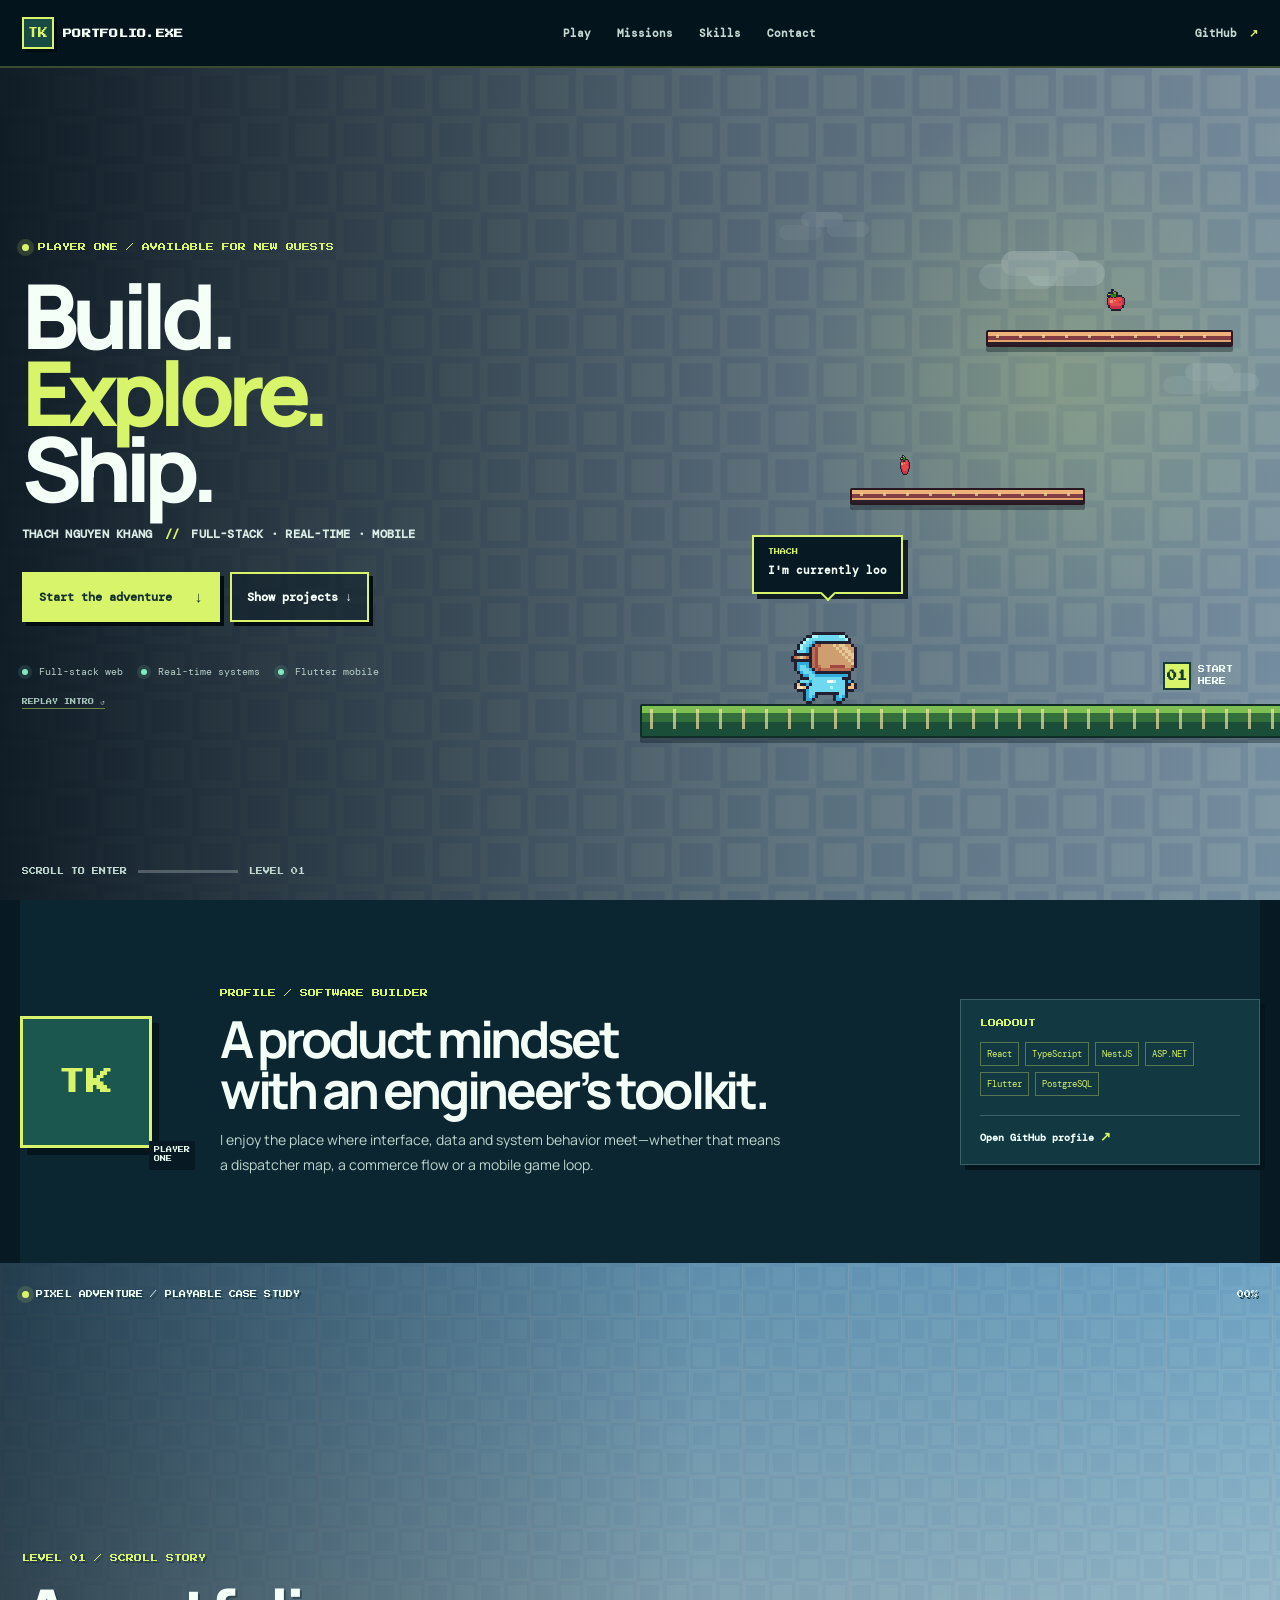
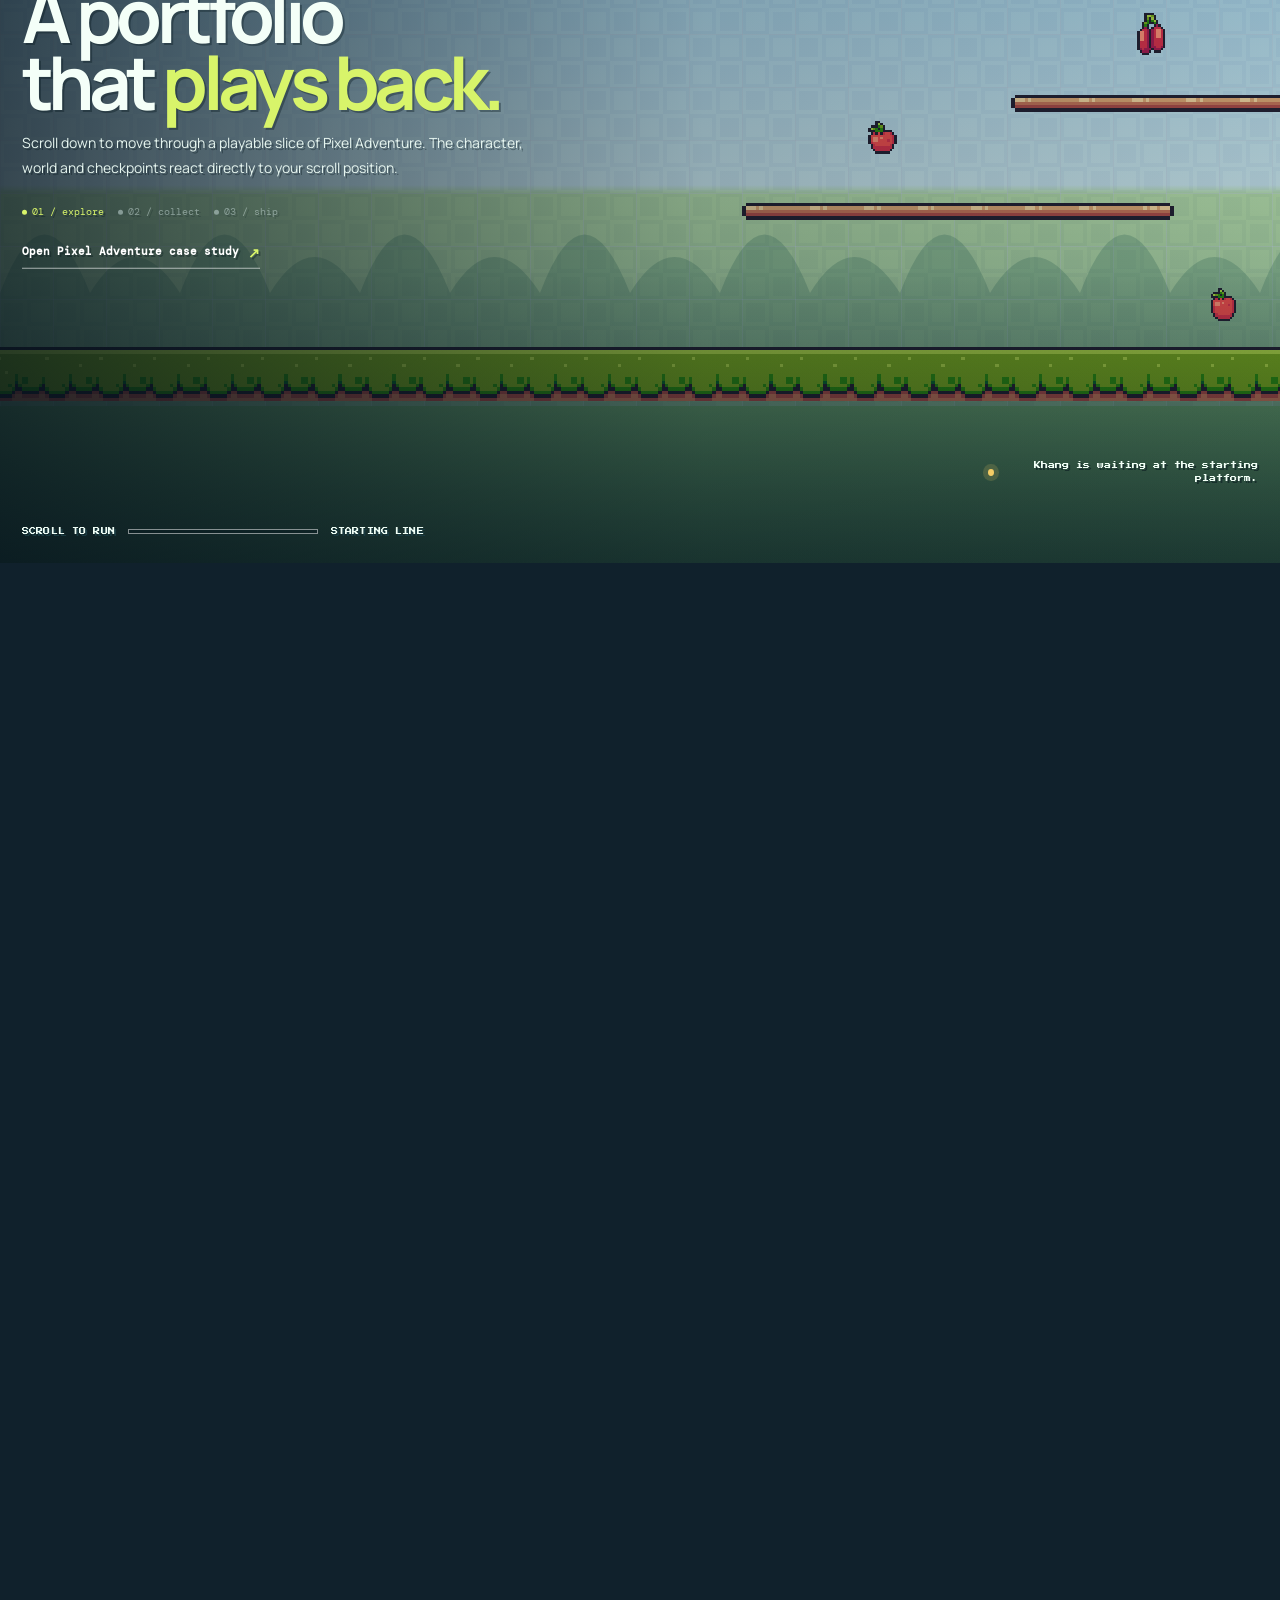
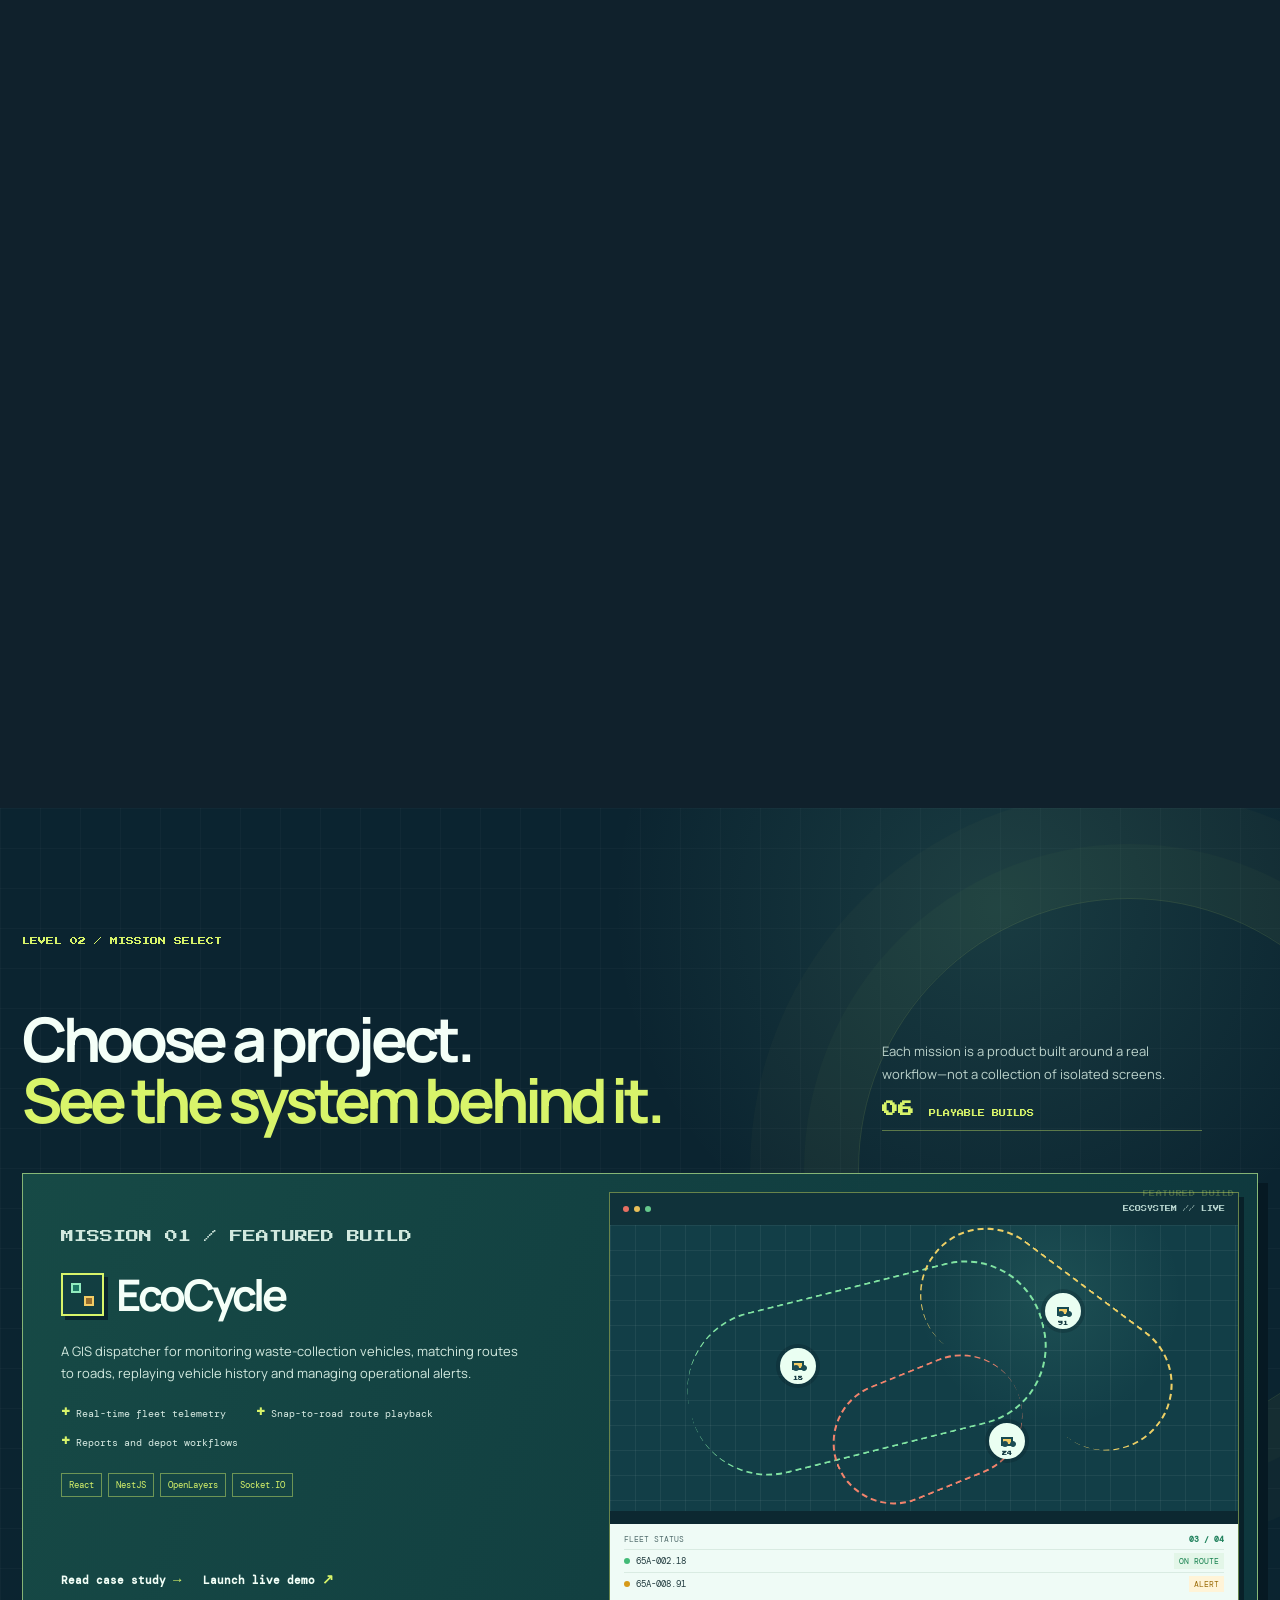
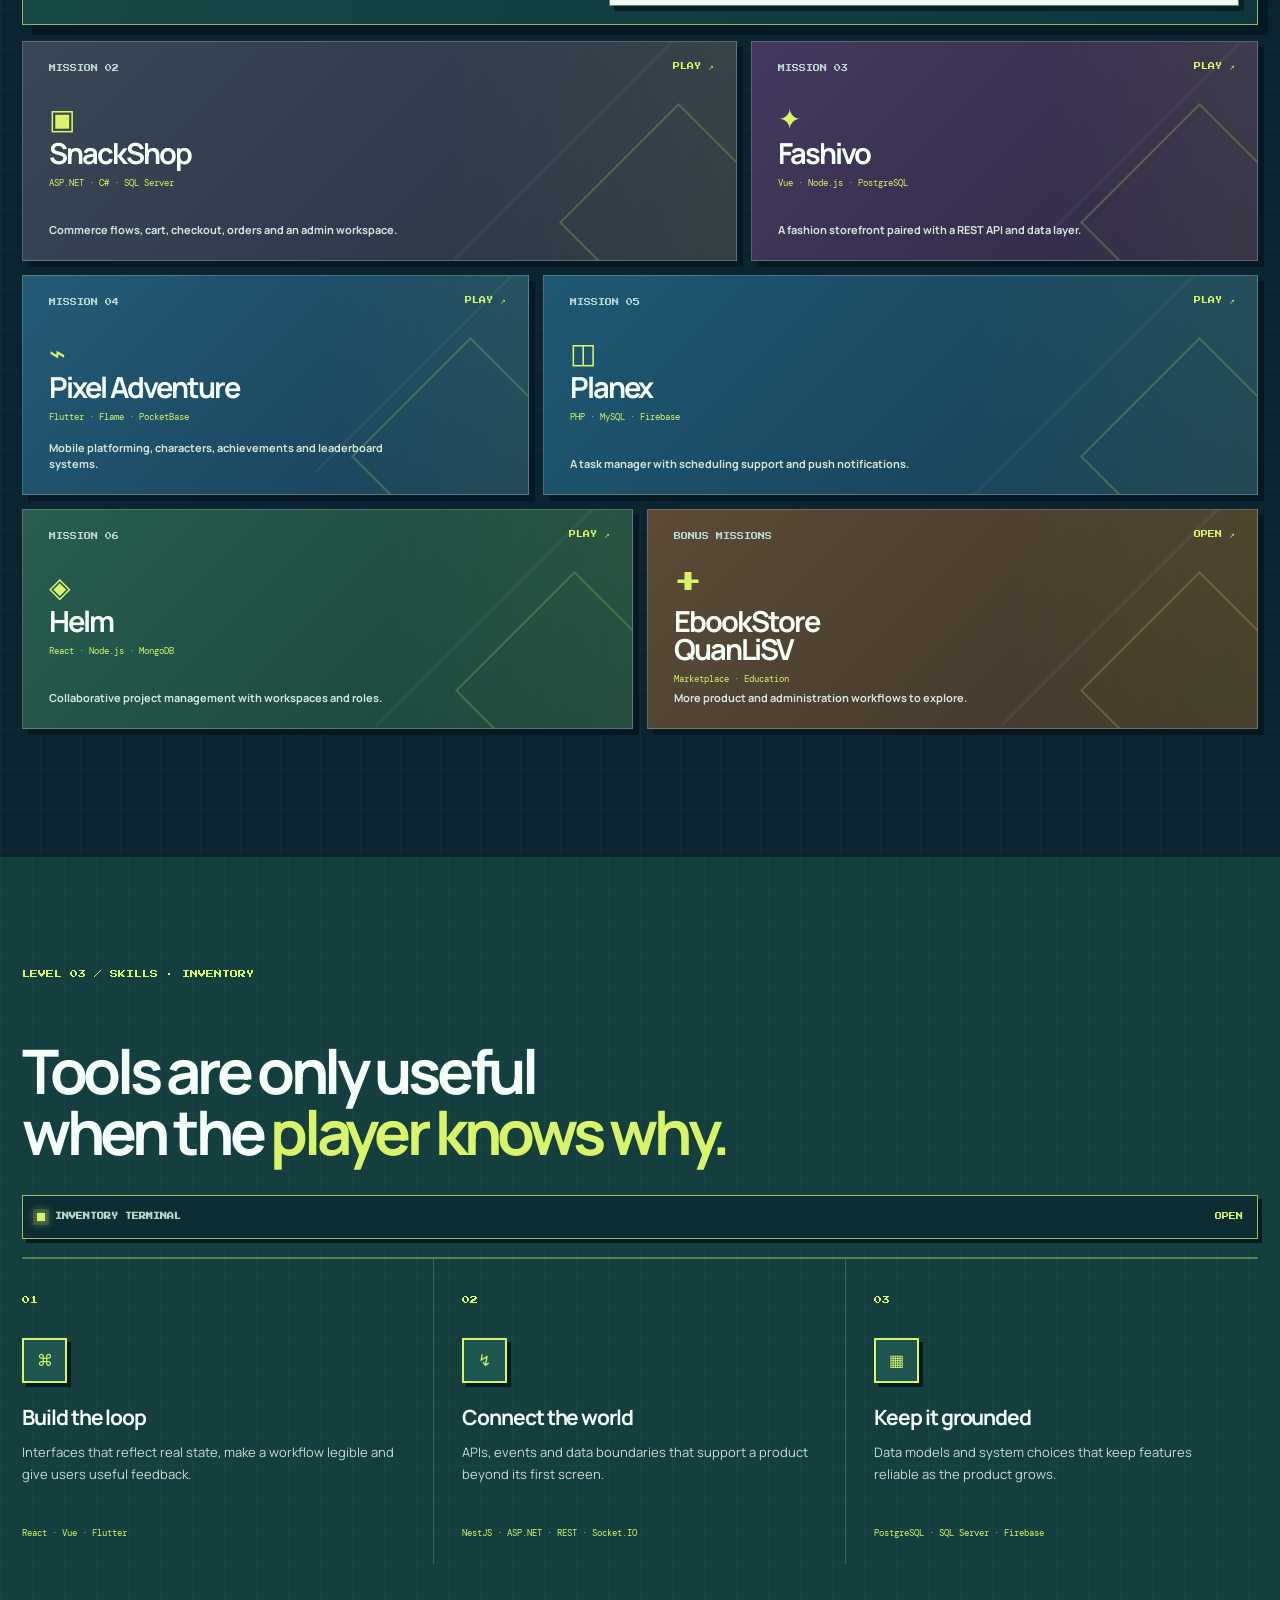
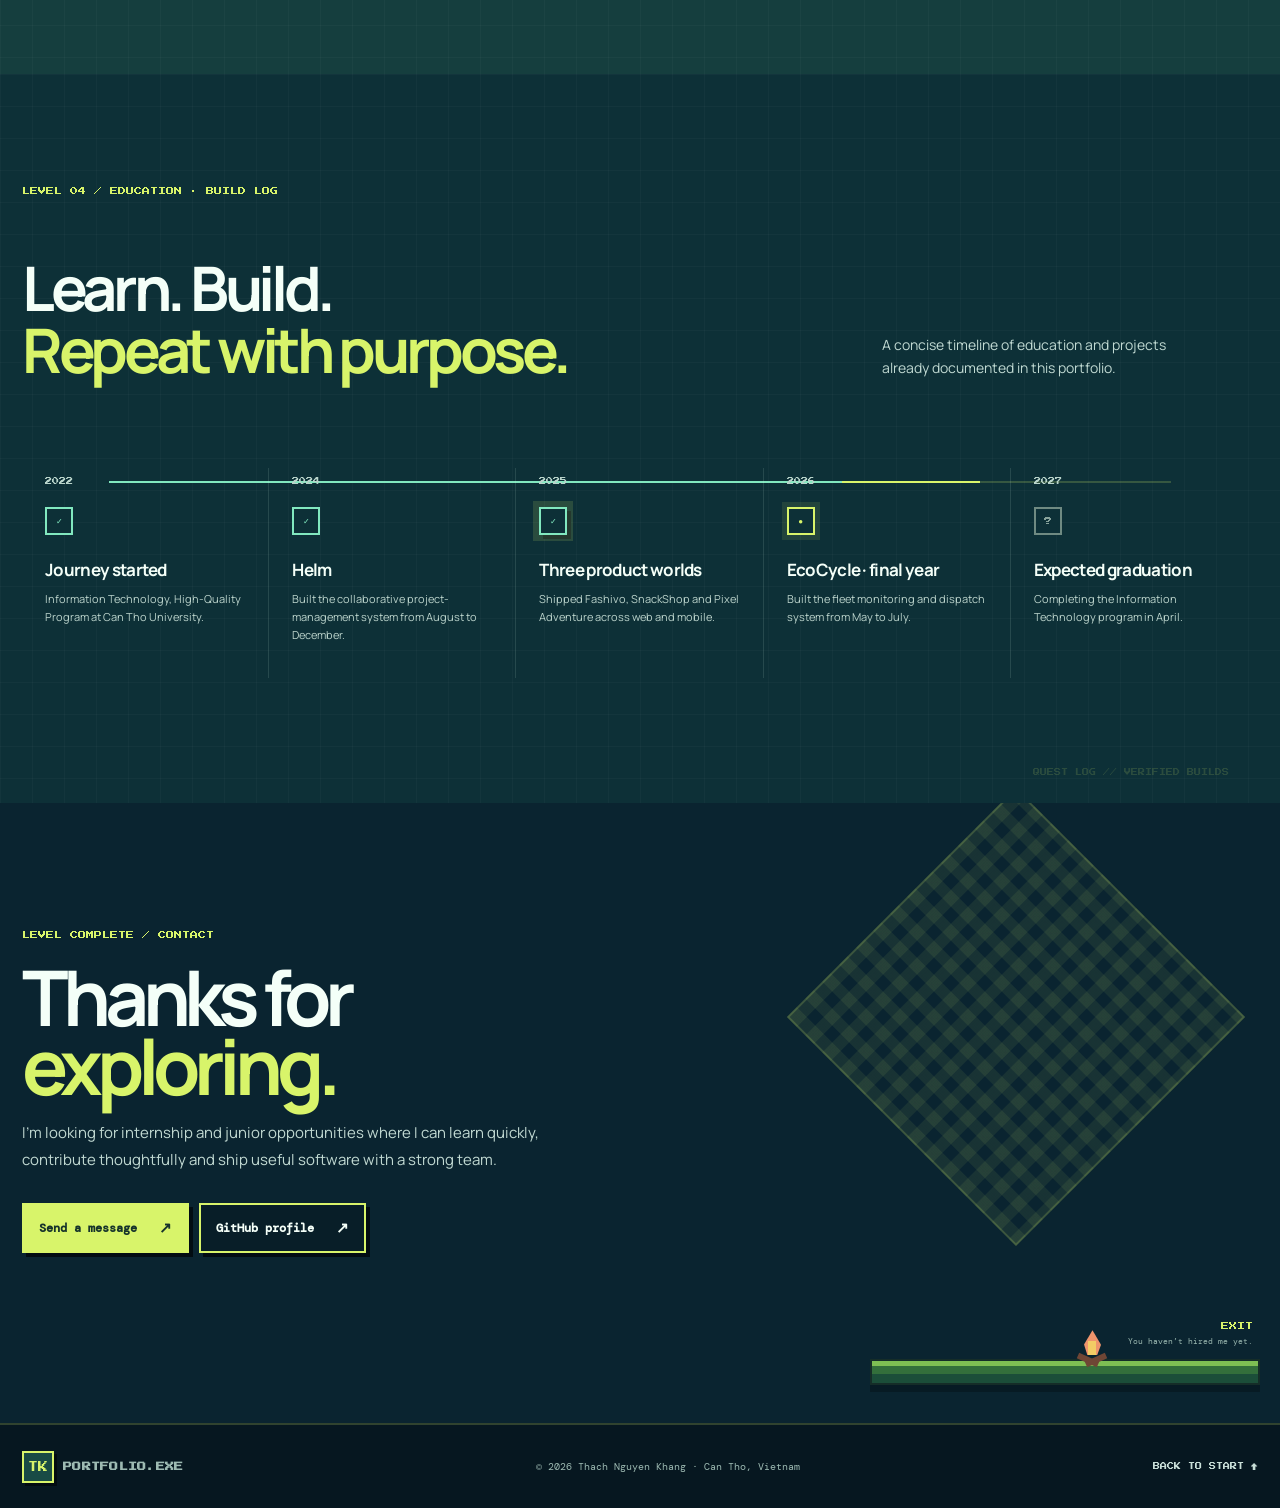
<file: index.html>
<!DOCTYPE html>
<html lang="en">
<head>
  <meta charset="UTF-8" />
  <meta name="viewport" content="width=device-width, initial-scale=1.0" />
  <meta name="description" content="Thach Nguyen Khang's pixel-adventure software portfolio: full-stack, real-time and mobile projects." />
  <title>TK // Pixel Adventure Portfolio</title>
  <link rel="icon" type="image/png" href="assets/images/Items/Fruits/Apple.png" />
  <link rel="preconnect" href="https://fonts.googleapis.com" />
  <link rel="preconnect" href="https://fonts.gstatic.com" crossorigin />
  <link href="https://fonts.googleapis.com/css2?family=DM+Mono:wght@400;500&family=Manrope:wght@400;500;600;700;800&family=Press+Start+2P&display=swap" rel="stylesheet" />
  <link rel="stylesheet" href="adventure.css" />
  <link rel="stylesheet" href="portfolio-guide.css" />
</head>
<body>
  <div class="screen-grain" aria-hidden="true"></div>
  <header class="game-nav">
    <a class="game-logo" href="#top"><span>TK</span><b>PORTFOLIO.EXE</b></a>
    <nav aria-label="Primary navigation"><a href="#pixel-story">Play</a><a href="#missions">Missions</a><a href="#skills">Skills</a><a href="#contact">Contact</a></nav>
    <a class="nav-github" href="https://github.com/DrStone113" target="_blank" rel="noreferrer">GitHub <i>↗</i></a>
  </header>

  <div class="pixel-guide" id="portfolioCharacter" aria-hidden="true" hidden>
    <div class="pixel-guide__body"><span class="pixel-guide__sprite"></span></div>
    <span class="pixel-guide__dust"></span>
  </div>
  <aside class="pixel-dialogue" id="portfolioDialogue" role="status" aria-live="polite" aria-atomic="true" hidden>
    <span data-dialogue-speaker>THACH</span>
    <p data-dialogue-text></p>
  </aside>

  <main id="top">
    <section class="launch-level" aria-labelledby="launch-title">
      <div class="launch-grid" aria-hidden="true"></div>
      <div class="launch-copy">
        <p class="pixel-kicker"><span></span> PLAYER ONE / AVAILABLE FOR NEW QUESTS</p>
        <h1 id="launch-title">Build.<br /><em>Explore.</em><br />Ship.</h1>
        <p class="launch-role">THACH NGUYEN KHANG <span>//</span> FULL-STACK · REAL-TIME · MOBILE</p>
        <div class="launch-actions"><a href="#pixel-story" class="pixel-button pixel-button--lime" id="startAdventure">Start the adventure <b>↓</b></a><button class="pixel-button pixel-button--line" id="skipIntro" type="button">Skip intro / Show projects <b>↘</b></button></div>
        <div class="status-row"><span><i></i> Full-stack web</span><span><i></i> Real-time systems</span><span><i></i> Flutter mobile</span></div>
        <button class="intro-replay" id="replayIntro" type="button" hidden>REPLAY INTRO ↺</button>
      </div>
      <div class="launch-world" aria-hidden="true">
        <div class="cloud cloud--one"></div><div class="cloud cloud--two"></div><div class="cloud cloud--three"></div>
        <span class="hero-fruit hero-fruit--a"></span><span class="hero-fruit hero-fruit--b"></span>
        <div class="hero-platform hero-platform--high"></div><div class="hero-platform hero-platform--mid"></div><div class="hero-platform hero-platform--floor"></div>
        <div class="character-anchor character-anchor--hero" id="heroCharacterAnchor"></div>
        <div class="hero-sign"><b>01</b><span>START<br />HERE</span></div>
      </div>
      <div class="launch-footer"><span>SCROLL TO ENTER</span><i></i><span>LEVEL 01</span></div>
    </section>

    <section class="player-panel" data-reveal>
      <div class="player-avatar"><span>TK</span><i>PLAYER<br />ONE</i></div>
      <div class="player-summary"><p class="pixel-kicker">PROFILE / SOFTWARE BUILDER</p><h2>A product mindset<br />with an engineer’s toolkit.</h2><p>I enjoy the place where interface, data and system behavior meet—whether that means a dispatcher map, a commerce flow or a mobile game loop.</p></div>
      <div class="player-loadout"><p>LOADOUT</p><div><span>React</span><span>TypeScript</span><span>NestJS</span><span>ASP.NET</span><span>Flutter</span><span>PostgreSQL</span></div><a href="https://github.com/DrStone113" target="_blank" rel="noreferrer">Open GitHub profile <b>↗</b></a></div>
    </section>

    <section class="pixel-story" id="pixel-story" aria-labelledby="story-title">
      <div class="pixel-story-sticky">
        <canvas class="pixel-story-canvas" id="pixelStoryCanvas" aria-hidden="true"></canvas>
        <div class="story-shade" aria-hidden="true"></div>
        <div class="story-checkpoint" id="storyCheckpoint" hidden>CHECKPOINT 01</div>
        <div class="story-hud story-hud--top"><span>PIXEL ADVENTURE / PLAYABLE CASE STUDY</span><span id="storyPercentage">00%</span></div>
        <div class="story-hud story-hud--bottom"><span>SCROLL TO RUN</span><div class="story-meter"><i id="storyMeter"></i></div><span id="storyPhase">STARTING LINE</span></div>
        <div class="story-copy"><p class="pixel-kicker">LEVEL 01 / SCROLL STORY</p><h2 id="story-title">A portfolio<br />that <em>plays back.</em></h2><p id="storyDescription">Scroll down to move through a playable slice of Pixel Adventure. The character, world and checkpoints react directly to your scroll position.</p><div class="story-steps" aria-label="Story checkpoints"><span class="is-active">01 / explore</span><span>02 / collect</span><span>03 / ship</span></div><a class="story-link" href="pixeladventure.html">Open Pixel Adventure case study <b>↗</b></a></div>
        <div class="story-caption"><span></span><span id="storyCaption">Khang is waiting at the starting platform.</span></div>
      </div>
    </section>

    <section class="mission-level" id="missions">
      <div class="level-heading" data-reveal><p class="pixel-kicker">LEVEL 02 / MISSION SELECT</p><h2>Choose a project.<br /><em>See the system behind it.</em></h2><div class="mission-meta"><p>Each mission is a product built around a real workflow—not a collection of isolated screens.</p><span><b>06</b> PLAYABLE BUILDS</span></div></div>
      <article class="boss-mission" data-guide-comment="This one tracks waste-collection vehicles in real time." data-reveal>
        <div class="boss-copy"><p class="mission-id">MISSION 01 / FEATURED BUILD</p><h3><span class="feature-glyph" aria-hidden="true"><i></i><i></i></span> EcoCycle</h3><p>A GIS dispatcher for monitoring waste-collection vehicles, matching routes to roads, replaying vehicle history and managing operational alerts.</p><ul><li><b>+</b> Real-time fleet telemetry</li><li><b>+</b> Snap-to-road route playback</li><li><b>+</b> Reports and depot workflows</li></ul><div class="mission-tags"><span>React</span><span>NestJS</span><span>OpenLayers</span><span>Socket.IO</span></div><div class="mission-links"><a href="ecocycle.html">Read case study <b>→</b></a><a href="ecocycle-live.html">Launch live demo <b>↗</b></a></div></div>
        <div class="boss-screen" aria-hidden="true"><div class="screen-bar"><span></span><span></span><span></span><i>ECOSYSTEM // LIVE</i></div><div class="screen-map"><div class="map-path path-one"></div><div class="map-path path-two"></div><div class="map-path path-three"></div><span class="truck truck--one"><i></i><b>18</b></span><span class="truck truck--two"><i></i><b>91</b></span><span class="truck truck--three"><i></i><b>24</b></span></div><div class="screen-stats"><p>FLEET STATUS <b>03 / 04</b></p><div><i></i>65A-002.18 <span>ON ROUTE</span></div><div><i class="warn"></i>65A-008.91 <span>ALERT</span></div></div></div>
      </article>

      <div class="mission-grid">
        <a class="mission-card mission-card--snack" href="snackshop.html" data-guide-comment="A complete commerce flow from products to checkout." data-reveal><p>MISSION 02</p><span>▣</span><h3>SnackShop</h3><small>ASP.NET · C# · SQL Server</small><b>Commerce flows, cart, checkout, orders and an admin workspace.</b><i>PLAY ↗</i></a>
        <a class="mission-card mission-card--fashivo" href="fashivo.html" data-guide-comment="Storefront, API and data working together." data-reveal><p>MISSION 03</p><span>✦</span><h3>Fashivo</h3><small>Vue · Node.js · PostgreSQL</small><b>A fashion storefront paired with a REST API and data layer.</b><i>PLAY ↗</i></a>
        <a class="mission-card mission-card--pixel" href="pixeladventure.html" data-guide-comment="Yes. I built a game inside a portfolio about a game." data-reveal><p>MISSION 04</p><span>⌁</span><h3>Pixel Adventure</h3><small>Flutter · Flame · PocketBase</small><b>Mobile platforming, characters, achievements and leaderboard systems.</b><i>PLAY ↗</i></a>
        <a class="mission-card mission-card--planex" href="planex.html" data-guide-comment="Planning, schedules and notifications in one task workflow." data-reveal><p>MISSION 05</p><span>◫</span><h3>Planex</h3><small>PHP · MySQL · Firebase</small><b>A task manager with scheduling support and push notifications.</b><i>PLAY ↗</i></a>
        <a class="mission-card mission-card--helm" href="helm.html" data-guide-comment="Workspaces, roles and project progress built to collaborate." data-reveal><p>MISSION 06</p><span>◈</span><h3>Helm</h3><small>React · Node.js · MongoDB</small><b>Collaborative project management with workspaces and roles.</b><i>PLAY ↗</i></a>
        <a class="mission-card mission-card--more" href="ebookstore.html" data-reveal><p>BONUS MISSIONS</p><span>+</span><h3>EbookStore<br />QuanLiSV</h3><small>Marketplace · Education</small><b>More product and administration workflows to explore.</b><i>OPEN ↗</i></a>
      </div>
    </section>

    <section class="skill-level" id="skills">
      <div class="level-heading" data-reveal><p class="pixel-kicker">LEVEL 03 / SKILLS · INVENTORY</p><h2>Tools are only useful<br />when the <em>player knows why.</em></h2></div>
      <div class="inventory-terminal" id="inventoryTerminal" aria-hidden="true"><span></span><b>INVENTORY TERMINAL</b><i>STANDBY</i></div>
      <div class="skill-tree">
        <article data-reveal><span>01</span><div class="skill-icon">⌘</div><h3>Build the loop</h3><p>Interfaces that reflect real state, make a workflow legible and give users useful feedback.</p><small>React · Vue · Flutter</small></article>
        <article data-reveal><span>02</span><div class="skill-icon">↯</div><h3>Connect the world</h3><p>APIs, events and data boundaries that support a product beyond its first screen.</p><small>NestJS · ASP.NET · REST · Socket.IO</small></article>
        <article data-reveal><span>03</span><div class="skill-icon">▦</div><h3>Keep it grounded</h3><p>Data models and system choices that keep features reliable as the product grows.</p><small>PostgreSQL · SQL Server · Firebase</small></article>
      </div>
    </section>

    <section class="quest-level" id="journey">
      <div class="level-heading" data-reveal><p class="pixel-kicker">LEVEL 04 / EDUCATION · BUILD LOG</p><h2>Learn. Build.<br /><em>Repeat with purpose.</em></h2><p>A concise timeline of education and projects already documented in this portfolio.</p></div>
      <div class="quest-track" id="questTrack">
        <article class="is-complete" data-reveal><span>2022</span><i>✓</i><h3>Journey started</h3><p>Information Technology, High-Quality Program at Can Tho University.</p></article>
        <article class="is-complete" data-reveal><span>2024</span><i>✓</i><h3>Helm</h3><p>Built the collaborative project-management system from August to December.</p></article>
        <article class="is-complete" data-reveal><span>2025</span><i>✓</i><h3>Three product worlds</h3><p>Shipped Fashivo, SnackShop and Pixel Adventure across web and mobile.</p></article>
        <article class="is-current" data-reveal><span>2026</span><i>●</i><h3>EcoCycle · final year</h3><p>Built the fleet monitoring and dispatch system from May to July.</p></article>
        <article class="is-future" data-reveal><span>2027</span><i>?</i><h3>Expected graduation</h3><p>Completing the Information Technology program in April.</p></article>
      </div>
    </section>

    <section class="contact-level" id="contact" data-reveal>
      <p class="pixel-kicker">LEVEL COMPLETE / CONTACT</p><h2>Thanks for<br /><em>exploring.</em></h2><p>I’m looking for internship and junior opportunities where I can learn quickly, contribute thoughtfully and ship useful software with a strong team.</p><div class="contact-actions"><a class="pixel-button pixel-button--lime" href="mailto:khangstone294@gmail.com">Send a message <b>↗</b></a><a class="pixel-button pixel-button--line" href="https://github.com/DrStone113" target="_blank" rel="noreferrer">GitHub profile <b>↗</b></a></div><div class="contact-rest" aria-hidden="true"><span class="character-anchor character-anchor--contact" id="contactCharacterAnchor"></span><span class="pixel-campfire"><i></i></span><span class="exit-sign">EXIT<br /><small>You haven’t hired me yet.</small></span></div>
    </section>
  </main>

  <footer><a class="game-logo" href="#top"><span>TK</span><b>PORTFOLIO.EXE</b></a><p>© 2026 Thach Nguyen Khang · Can Tho, Vietnam</p><a href="#top">BACK TO START ↑</a></footer>
  <script src="character-controller.js"></script>
  <script src="dialogue-controller.js"></script>
  <script src="portfolio-guide.js"></script>
  <script src="portfolio.js"></script>
</body>
</html>
</file>
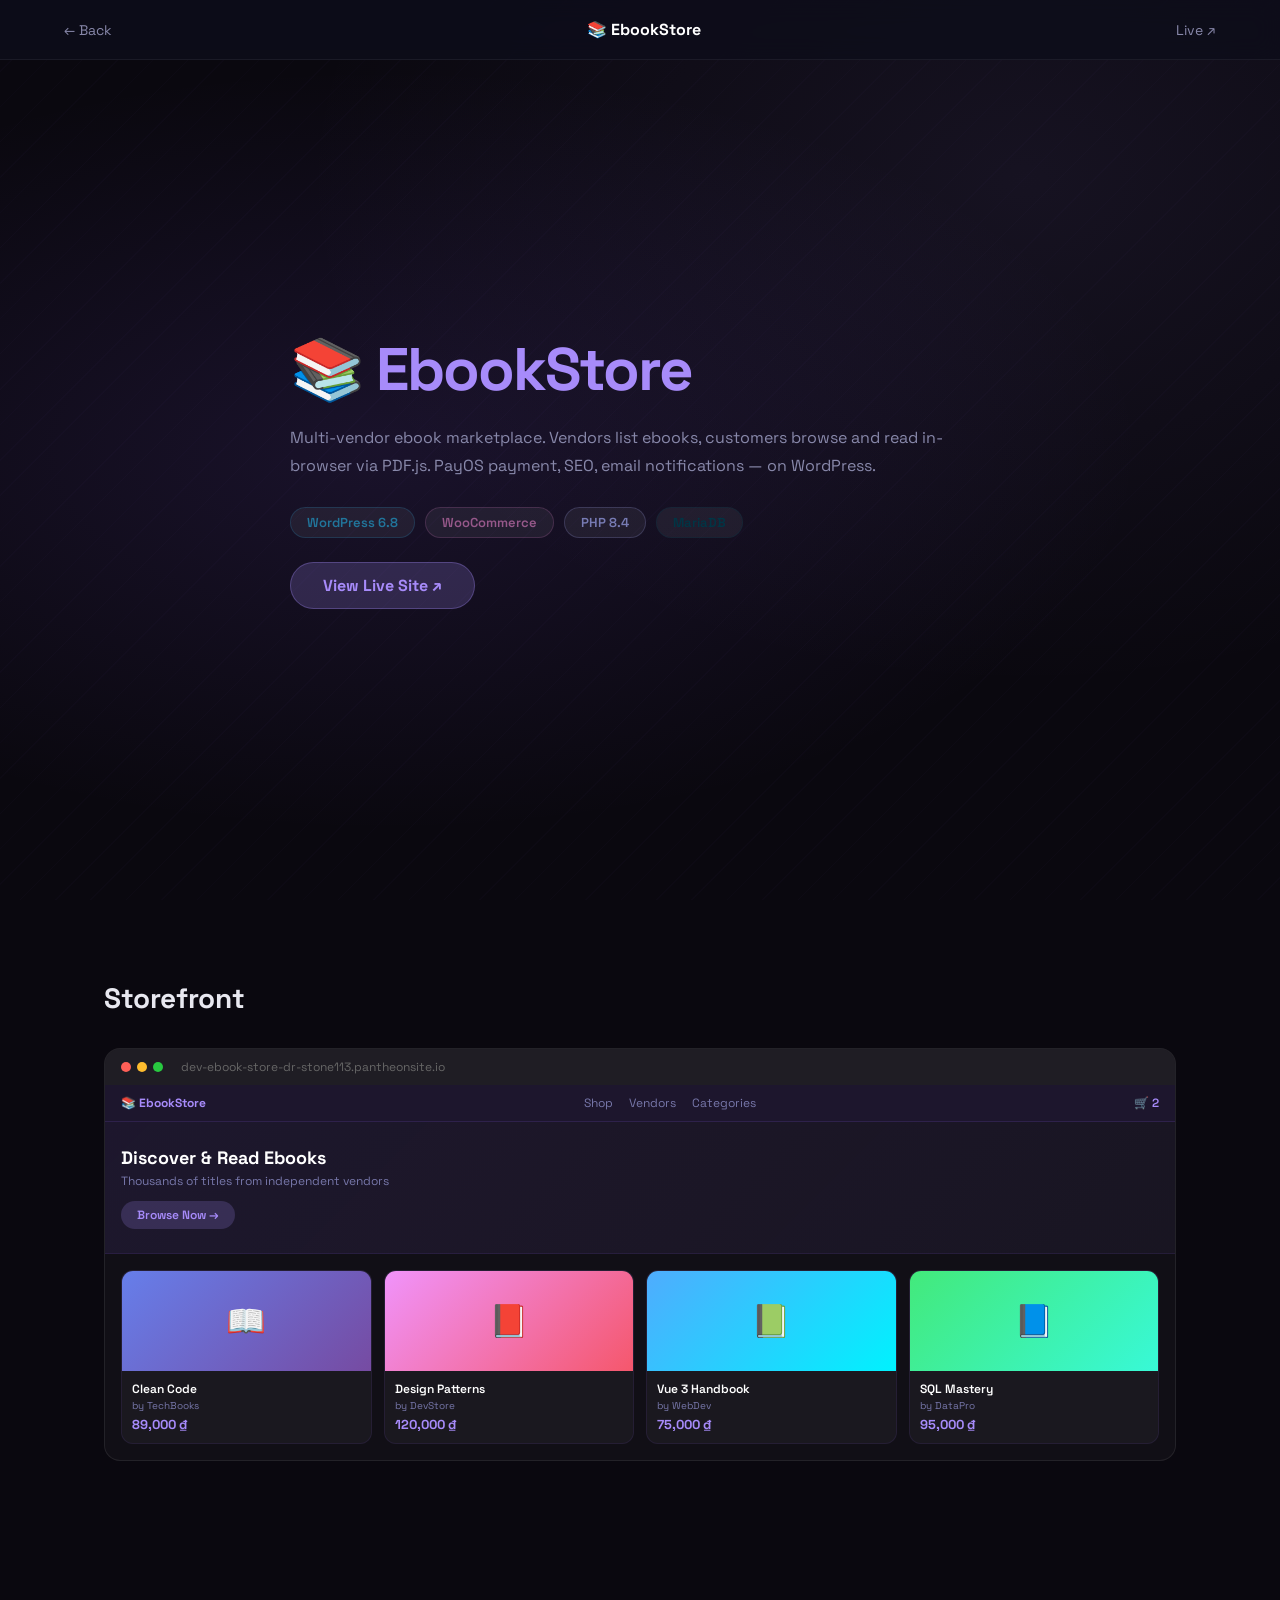
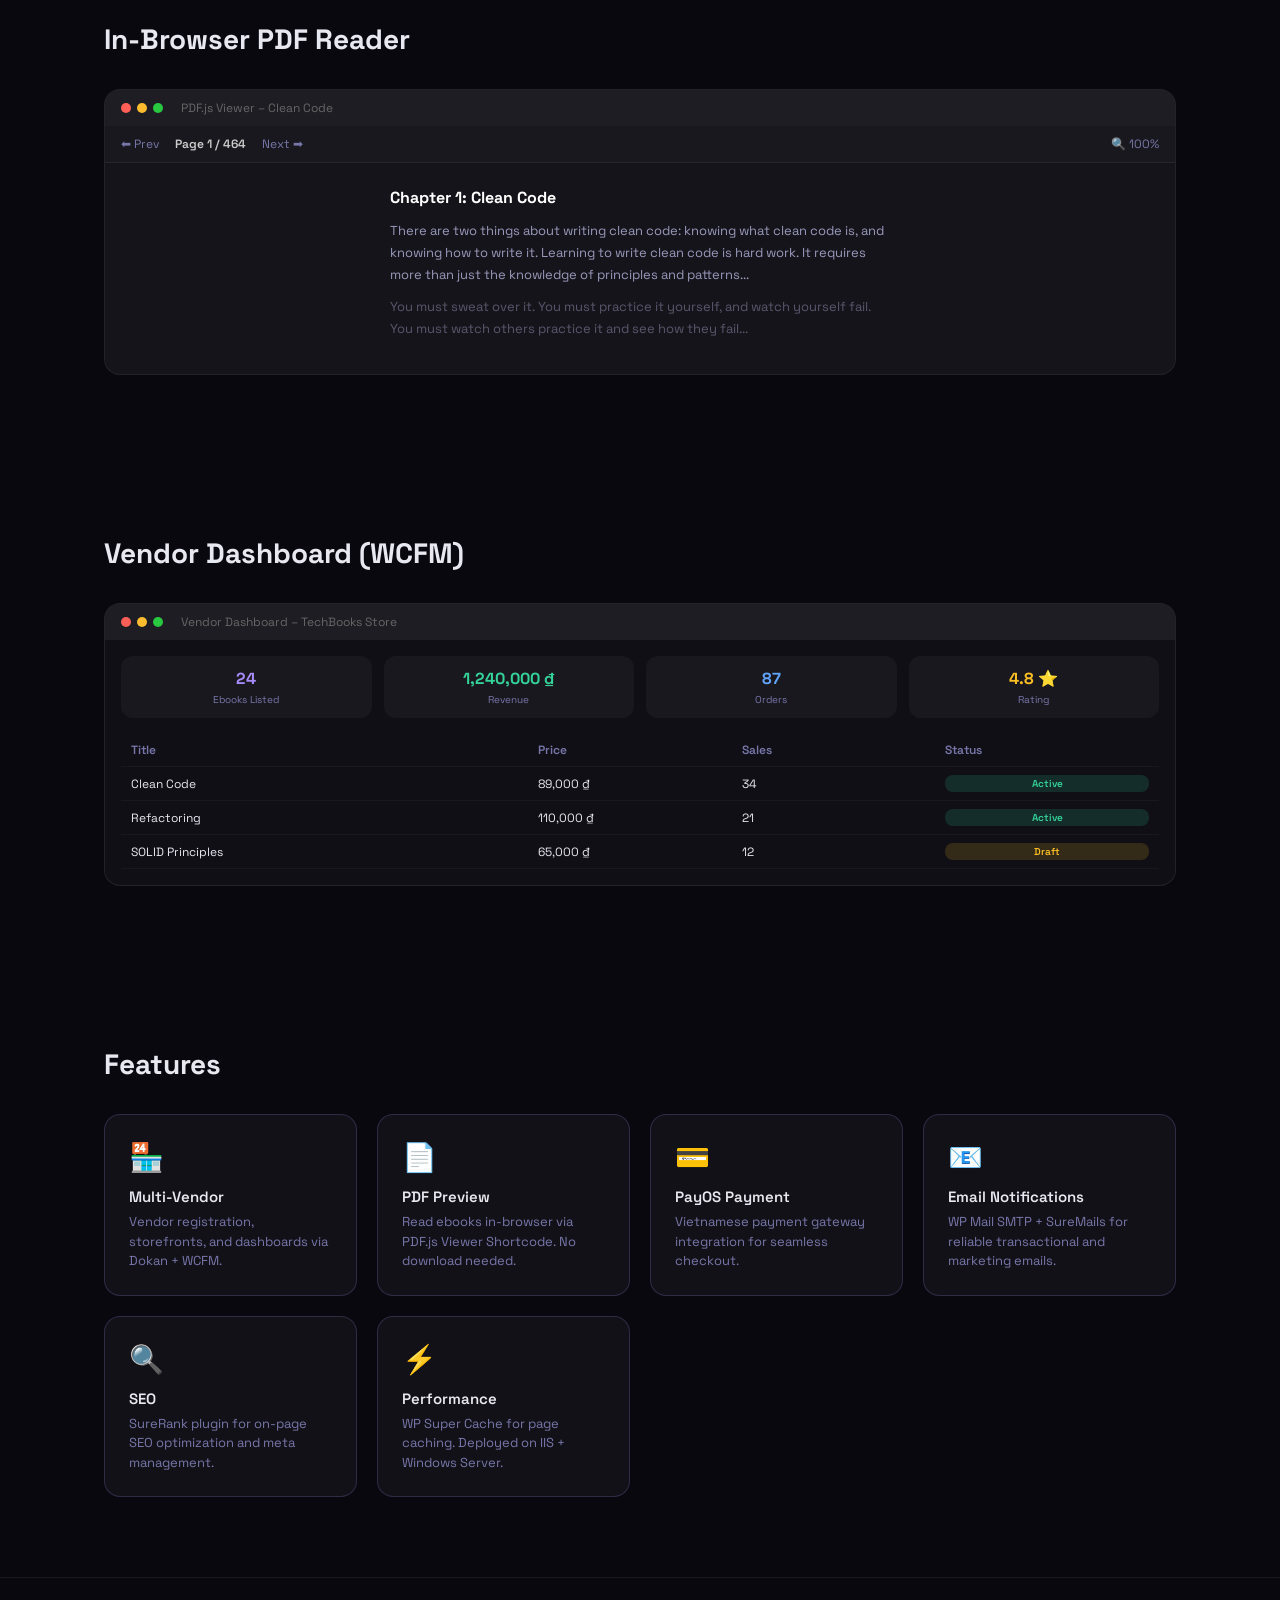
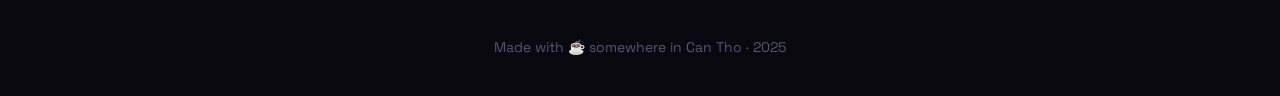
<file: ebookstore.html>
<!DOCTYPE html>
<html lang="vi">

<head>
    <meta charset="UTF-8" />
    <meta name="viewport" content="width=device-width, initial-scale=1.0" />
    <title>EbookStore – Demo</title>
    <link href="https://fonts.googleapis.com/css2?family=Space+Grotesk:wght@400;500;600;700&display=swap"
        rel="stylesheet" />
    <link rel="stylesheet" href="style.css" />
    <link rel="stylesheet" href="ebookstore.css" />
</head>

<body class="ebook-body">

    <nav class="demo-nav">
        <a href="index.html">← Back</a>
        <span class="nav-title">📚 EbookStore</span>
        <a href="https://dev-ebook-store-dr-stone113.pantheonsite.io/" target="_blank">Live ↗</a>
    </nav>

    <!-- HERO -->
    <section class="demo-hero ebook-hero">
        <div class="ebook-bg"></div>
        <div class="demo-hero-content reveal">
            <h1>📚 <span style="color:#a78bfa">EbookStore</span></h1>
            <p>Multi-vendor ebook marketplace. Vendors list ebooks, customers browse and read in-browser via PDF.js.
                PayOS payment, SEO, email notifications — on WordPress.</p>
            <div class="tech-stack-list">
                <span class="tech-tag" style="color:#21759B;border-color:rgba(33,117,155,0.3)">WordPress 6.8</span>
                <span class="tech-tag" style="color:#96588A;border-color:rgba(150,88,138,0.3)">WooCommerce</span>
                <span class="tech-tag" style="color:#777BB4;border-color:rgba(119,123,180,0.3)">PHP 8.4</span>
                <span class="tech-tag" style="color:#003545;border-color:rgba(0,53,69,0.3)">MariaDB</span>
            </div>
            <a href="https://dev-ebook-store-dr-stone113.pantheonsite.io/" target="_blank" class="hero-cta"
                style="margin-top:24px;background:rgba(167,139,250,0.2);color:#a78bfa;border:1px solid rgba(167,139,250,0.3);box-shadow:none">View
                Live Site ↗</a>
        </div>
    </section>

    <!-- STOREFRONT MOCKUP -->
    <div class="demo-section reveal">
        <h2>Storefront</h2>
        <div class="screen-mockup">
            <div class="screen-bar">
                <div class="screen-dot red"></div>
                <div class="screen-dot yellow"></div>
                <div class="screen-dot green"></div>
                <span
                    style="margin-left:12px;font-size:12px;color:#666">dev-ebook-store-dr-stone113.pantheonsite.io</span>
            </div>
            <div class="screen-body ebook-storefront">
                <div class="ebook-nav-bar">
                    <span class="ebook-brand">📚 EbookStore</span>
                    <div class="ebook-nav-links"><span>Shop</span><span>Vendors</span><span>Categories</span></div>
                    <span class="ebook-cart">🛒 2</span>
                </div>
                <div class="ebook-hero-banner">
                    <div class="ebh-text">
                        <div class="ebh-title">Discover & Read Ebooks</div>
                        <div class="ebh-sub">Thousands of titles from independent vendors</div>
                        <div class="ebh-btn">Browse Now →</div>
                    </div>
                </div>
                <div class="ebook-grid">
                    <div class="ebook-card">
                        <div class="ebook-cover" style="background:linear-gradient(135deg,#667eea,#764ba2)">📖</div>
                        <div class="ebook-meta">
                            <div class="em-title">Clean Code</div>
                            <div class="em-vendor">by TechBooks</div>
                            <div class="em-price">89,000 ₫</div>
                        </div>
                    </div>
                    <div class="ebook-card">
                        <div class="ebook-cover" style="background:linear-gradient(135deg,#f093fb,#f5576c)">📕</div>
                        <div class="ebook-meta">
                            <div class="em-title">Design Patterns</div>
                            <div class="em-vendor">by DevStore</div>
                            <div class="em-price">120,000 ₫</div>
                        </div>
                    </div>
                    <div class="ebook-card">
                        <div class="ebook-cover" style="background:linear-gradient(135deg,#4facfe,#00f2fe)">📗</div>
                        <div class="ebook-meta">
                            <div class="em-title">Vue 3 Handbook</div>
                            <div class="em-vendor">by WebDev</div>
                            <div class="em-price">75,000 ₫</div>
                        </div>
                    </div>
                    <div class="ebook-card">
                        <div class="ebook-cover" style="background:linear-gradient(135deg,#43e97b,#38f9d7)">📘</div>
                        <div class="ebook-meta">
                            <div class="em-title">SQL Mastery</div>
                            <div class="em-vendor">by DataPro</div>
                            <div class="em-price">95,000 ₫</div>
                        </div>
                    </div>
                </div>
            </div>
        </div>
    </div>

    <!-- PDF VIEWER MOCKUP -->
    <div class="demo-section reveal">
        <h2>In-Browser PDF Reader</h2>
        <div class="screen-mockup">
            <div class="screen-bar">
                <div class="screen-dot red"></div>
                <div class="screen-dot yellow"></div>
                <div class="screen-dot green"></div>
                <span style="margin-left:12px;font-size:12px;color:#666">PDF.js Viewer – Clean Code</span>
            </div>
            <div class="screen-body ebook-pdf-mock">
                <div class="pdf-toolbar">
                    <span>⬅ Prev</span>
                    <span class="pdf-page">Page 1 / 464</span>
                    <span>Next ➡</span>
                    <span class="pdf-zoom">🔍 100%</span>
                </div>
                <div class="pdf-page-view">
                    <div class="pdf-content">
                        <div class="pdf-chapter">Chapter 1: Clean Code</div>
                        <div class="pdf-para">There are two things about writing clean code: knowing what clean code is,
                            and knowing how to write it. Learning to write clean code is hard work. It requires more
                            than just the knowledge of principles and patterns...</div>
                        <div class="pdf-para" style="opacity:0.5">You must sweat over it. You must practice it yourself,
                            and watch yourself fail. You must watch others practice it and see how they fail...</div>
                    </div>
                </div>
            </div>
        </div>
    </div>

    <!-- VENDOR DASHBOARD MOCKUP -->
    <div class="demo-section reveal">
        <h2>Vendor Dashboard (WCFM)</h2>
        <div class="screen-mockup">
            <div class="screen-bar">
                <div class="screen-dot red"></div>
                <div class="screen-dot yellow"></div>
                <div class="screen-dot green"></div>
                <span style="margin-left:12px;font-size:12px;color:#666">Vendor Dashboard – TechBooks Store</span>
            </div>
            <div class="screen-body ebook-vendor-mock">
                <div class="vendor-stats">
                    <div class="vs-item"><span class="vs-num" style="color:#a78bfa">24</span><span
                            class="vs-label">Ebooks Listed</span></div>
                    <div class="vs-item"><span class="vs-num" style="color:#34d399">1,240,000 ₫</span><span
                            class="vs-label">Revenue</span></div>
                    <div class="vs-item"><span class="vs-num" style="color:#60a5fa">87</span><span
                            class="vs-label">Orders</span></div>
                    <div class="vs-item"><span class="vs-num" style="color:#fbbf24">4.8 ⭐</span><span
                            class="vs-label">Rating</span></div>
                </div>
                <div class="vendor-products">
                    <div class="vp-row header"><span>Title</span><span>Price</span><span>Sales</span><span>Status</span>
                    </div>
                    <div class="vp-row"><span>Clean Code</span><span>89,000 ₫</span><span>34</span><span
                            class="vp-status active">Active</span></div>
                    <div class="vp-row"><span>Refactoring</span><span>110,000 ₫</span><span>21</span><span
                            class="vp-status active">Active</span></div>
                    <div class="vp-row"><span>SOLID Principles</span><span>65,000 ₫</span><span>12</span><span
                            class="vp-status draft">Draft</span></div>
                </div>
            </div>
        </div>
    </div>

    <!-- FEATURES -->
    <div class="demo-section reveal">
        <h2>Features</h2>
        <div class="feature-grid">
            <div class="feature-item" style="border-color:rgba(167,139,250,0.2)">
                <div class="fi-icon">🏪</div>
                <h4>Multi-Vendor</h4>
                <p>Vendor registration, storefronts, and dashboards via Dokan + WCFM.</p>
            </div>
            <div class="feature-item" style="border-color:rgba(167,139,250,0.2)">
                <div class="fi-icon">📄</div>
                <h4>PDF Preview</h4>
                <p>Read ebooks in-browser via PDF.js Viewer Shortcode. No download needed.</p>
            </div>
            <div class="feature-item" style="border-color:rgba(167,139,250,0.2)">
                <div class="fi-icon">💳</div>
                <h4>PayOS Payment</h4>
                <p>Vietnamese payment gateway integration for seamless checkout.</p>
            </div>
            <div class="feature-item" style="border-color:rgba(167,139,250,0.2)">
                <div class="fi-icon">📧</div>
                <h4>Email Notifications</h4>
                <p>WP Mail SMTP + SureMails for reliable transactional and marketing emails.</p>
            </div>
            <div class="feature-item" style="border-color:rgba(167,139,250,0.2)">
                <div class="fi-icon">🔍</div>
                <h4>SEO</h4>
                <p>SureRank plugin for on-page SEO optimization and meta management.</p>
            </div>
            <div class="feature-item" style="border-color:rgba(167,139,250,0.2)">
                <div class="fi-icon">⚡</div>
                <h4>Performance</h4>
                <p>WP Super Cache for page caching. Deployed on IIS + Windows Server.</p>
            </div>
        </div>
    </div>

    <footer class="footer">
        <p>Made with ☕ somewhere in Can Tho · 2025</p>
    </footer>
    <script src="main.js"></script>
</body>

</html>
</file>
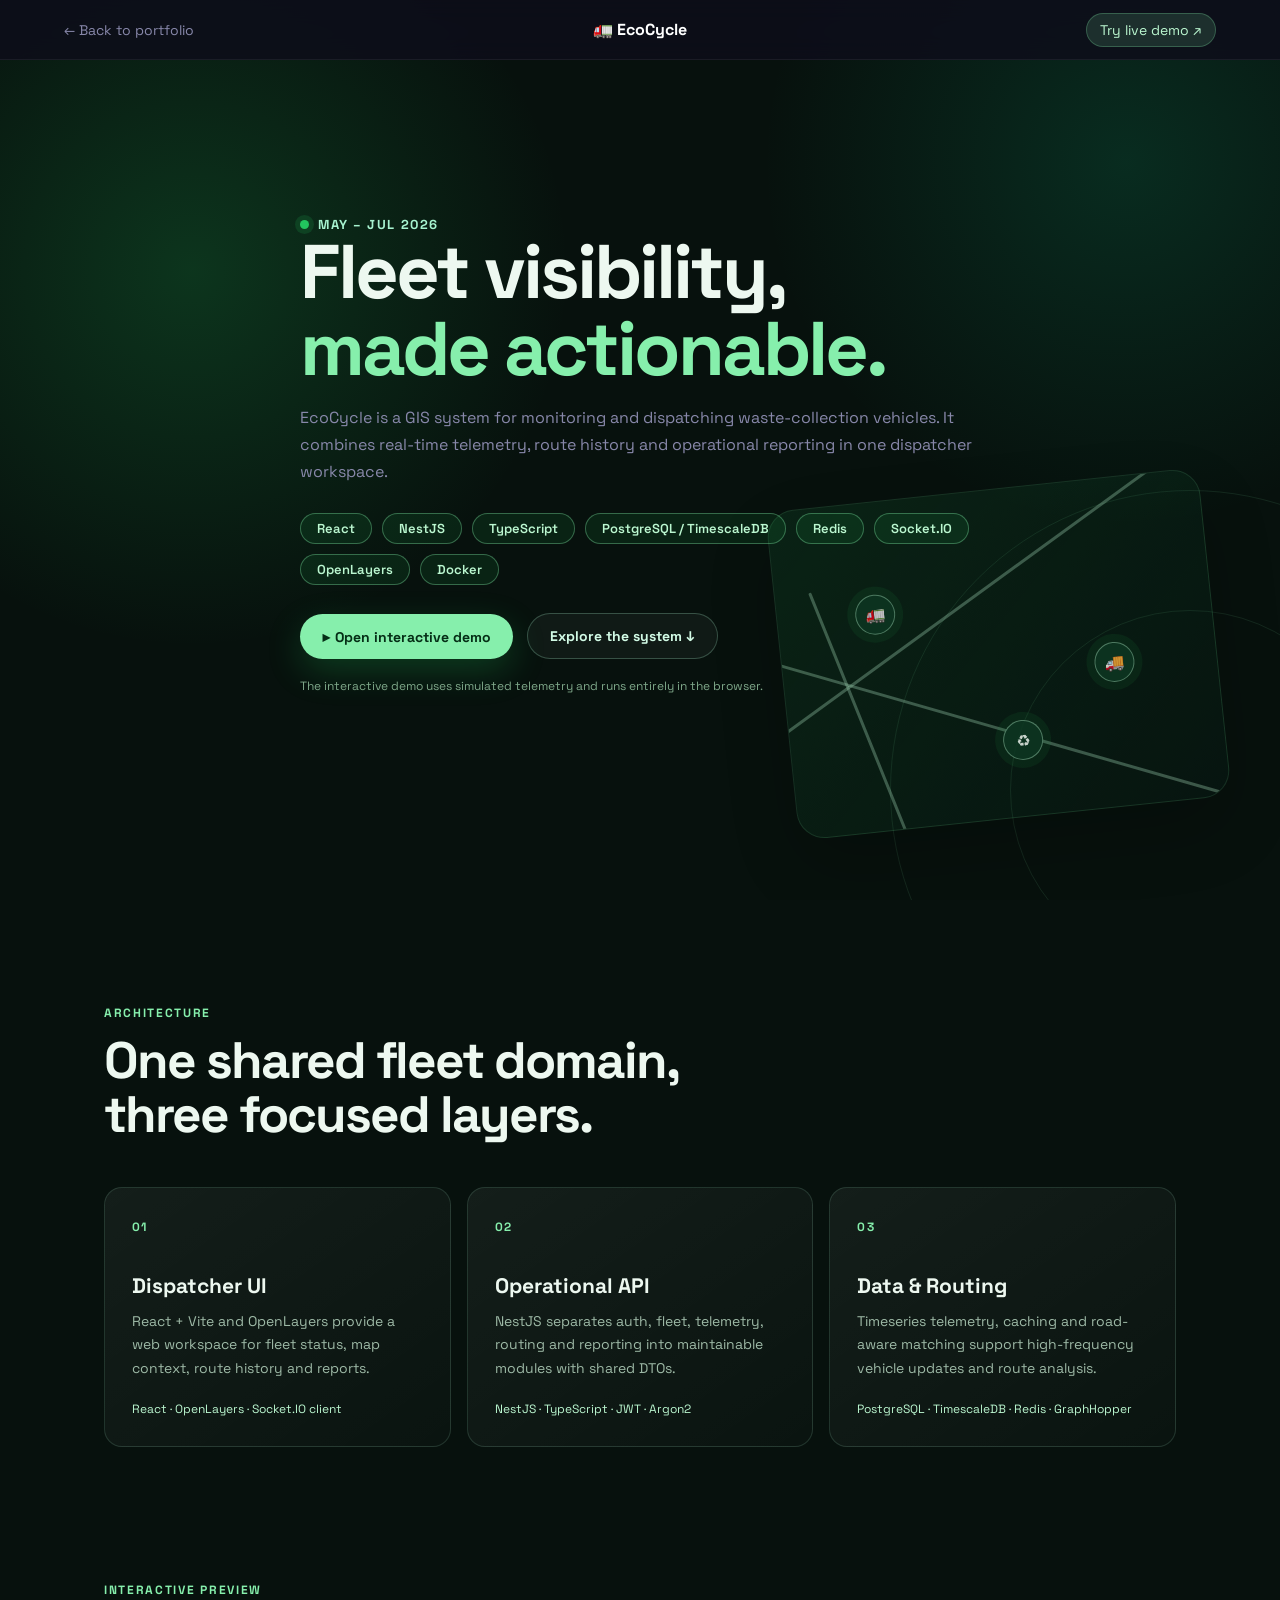
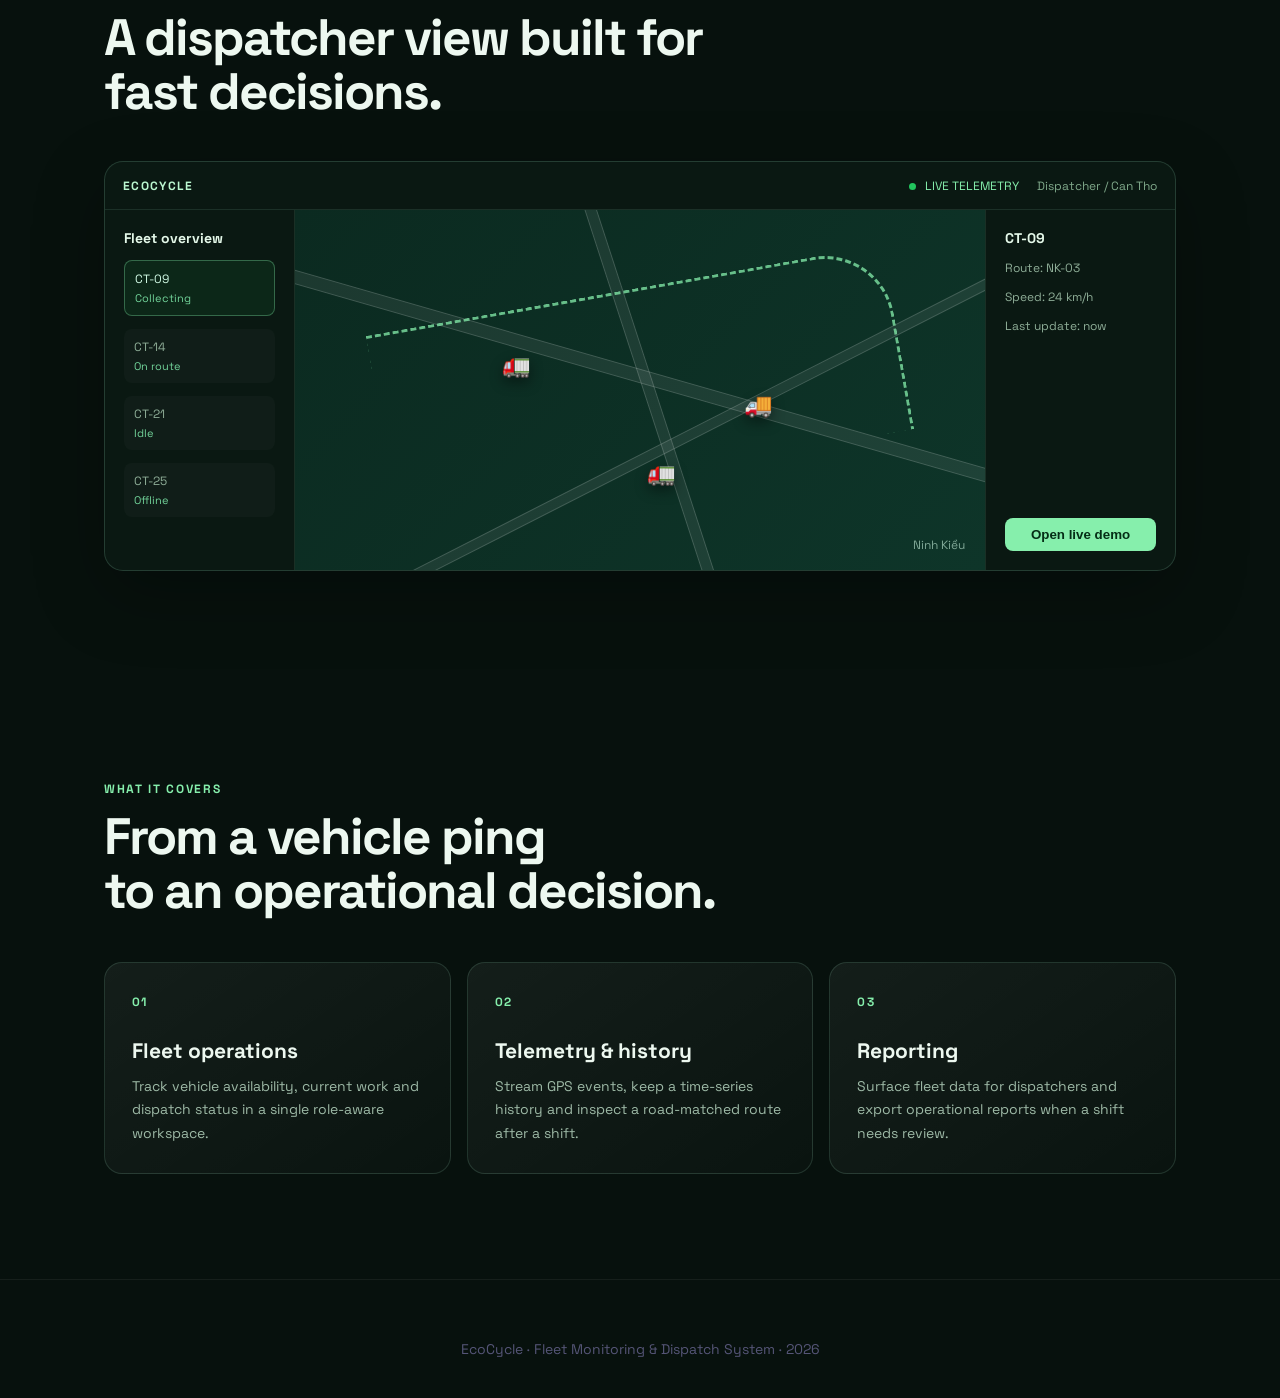
<file: ecocycle.html>
<!DOCTYPE html>
<html lang="vi">
<head>
  <meta charset="UTF-8" />
  <meta name="viewport" content="width=device-width, initial-scale=1.0" />
  <title>EcoCycle – Fleet Monitoring &amp; Dispatch</title>
  <link href="https://fonts.googleapis.com/css2?family=Space+Grotesk:wght@400;500;600;700&display=swap" rel="stylesheet" />
  <link rel="stylesheet" href="style.css" />
  <link rel="stylesheet" href="ecocycle.css" />
</head>
<body class="ecocycle-body">
  <nav class="demo-nav">
    <a href="index.html">← Back to portfolio</a>
    <span class="nav-title">🚛 EcoCycle</span>
    <a class="eco-nav-demo" href="ecocycle-live.html">Try live demo ↗</a>
  </nav>

  <section class="demo-hero eco-hero">
    <div class="eco-orbit eco-orbit--one"></div>
    <div class="eco-orbit eco-orbit--two"></div>
    <div class="demo-hero-content reveal">
      <div class="eco-kicker"><span></span> May – Jul 2026</div>
      <h1>Fleet visibility,<br /><span>made actionable.</span></h1>
      <p>EcoCycle is a GIS system for monitoring and dispatching waste-collection vehicles. It combines real-time telemetry, route history and operational reporting in one dispatcher workspace.</p>
      <div class="tech-stack-list">
        <span class="tech-tag eco-tag">React</span><span class="tech-tag eco-tag">NestJS</span><span class="tech-tag eco-tag">TypeScript</span><span class="tech-tag eco-tag">PostgreSQL / TimescaleDB</span><span class="tech-tag eco-tag">Redis</span><span class="tech-tag eco-tag">Socket.IO</span><span class="tech-tag eco-tag">OpenLayers</span><span class="tech-tag eco-tag">Docker</span>
      </div>
      <div class="eco-hero-actions">
        <a href="ecocycle-live.html" class="eco-primary">▶ Open interactive demo</a>
        <a href="#architecture" class="eco-secondary">Explore the system ↓</a>
      </div>
      <p class="eco-note">The interactive demo uses simulated telemetry and runs entirely in the browser.</p>
    </div>
    <div class="eco-hero-map" aria-hidden="true">
      <span class="eco-map-line eco-map-line--a"></span><span class="eco-map-line eco-map-line--b"></span><span class="eco-map-line eco-map-line--c"></span>
      <div class="eco-map-dot eco-map-dot--a">🚛</div><div class="eco-map-dot eco-map-dot--b">🚚</div><div class="eco-map-dot eco-map-dot--c">♻</div>
    </div>
  </section>

  <main>
    <section class="eco-section reveal" id="architecture">
      <div class="eco-section-heading"><p>Architecture</p><h2>One shared fleet domain,<br />three focused layers.</h2></div>
      <div class="eco-architecture">
        <article><span class="eco-layer-num">01</span><h3>Dispatcher UI</h3><p>React + Vite and OpenLayers provide a web workspace for fleet status, map context, route history and reports.</p><div>React · OpenLayers · Socket.IO client</div></article>
        <article><span class="eco-layer-num">02</span><h3>Operational API</h3><p>NestJS separates auth, fleet, telemetry, routing and reporting into maintainable modules with shared DTOs.</p><div>NestJS · TypeScript · JWT · Argon2</div></article>
        <article><span class="eco-layer-num">03</span><h3>Data &amp; Routing</h3><p>Timeseries telemetry, caching and road-aware matching support high-frequency vehicle updates and route analysis.</p><div>PostgreSQL · TimescaleDB · Redis · GraphHopper</div></article>
      </div>
    </section>

    <section class="eco-section eco-preview reveal">
      <div class="eco-section-heading"><p>Interactive preview</p><h2>A dispatcher view built for<br />fast decisions.</h2></div>
      <div class="eco-preview-shell">
        <div class="eco-preview-top"><span class="eco-logo">ECOCYCLE</span><span class="eco-live"><i></i> LIVE TELEMETRY</span><span>Dispatcher / Can Tho</span></div>
        <div class="eco-preview-content">
          <aside><strong>Fleet overview</strong><span class="eco-preview-row active">CT-09 <em>Collecting</em></span><span class="eco-preview-row">CT-14 <em>On route</em></span><span class="eco-preview-row">CT-21 <em>Idle</em></span><span class="eco-preview-row">CT-25 <em>Offline</em></span></aside>
          <div class="eco-preview-map"><span class="road r1"></span><span class="road r2"></span><span class="road r3"></span><span class="route"></span><b class="truck t1">🚛</b><b class="truck t2">🚚</b><b class="truck t3">🚛</b><span class="eco-map-label">Ninh Kiều</span></div>
          <aside class="eco-preview-details"><strong>CT-09</strong><span>Route: NK-03</span><span>Speed: 24 km/h</span><span>Last update: now</span><button onclick="location.href='ecocycle-live.html'">Open live demo</button></aside>
        </div>
      </div>
    </section>

    <section class="eco-section eco-results reveal">
      <div class="eco-section-heading"><p>What it covers</p><h2>From a vehicle ping<br />to an operational decision.</h2></div>
      <div class="eco-results-grid">
        <article><span>01</span><h3>Fleet operations</h3><p>Track vehicle availability, current work and dispatch status in a single role-aware workspace.</p></article>
        <article><span>02</span><h3>Telemetry &amp; history</h3><p>Stream GPS events, keep a time-series history and inspect a road-matched route after a shift.</p></article>
        <article><span>03</span><h3>Reporting</h3><p>Surface fleet data for dispatchers and export operational reports when a shift needs review.</p></article>
      </div>
    </section>
  </main>

  <footer class="footer"><p>EcoCycle · Fleet Monitoring &amp; Dispatch System · 2026</p></footer>
  <script src="main.js"></script>
</body>
</html>
</file>
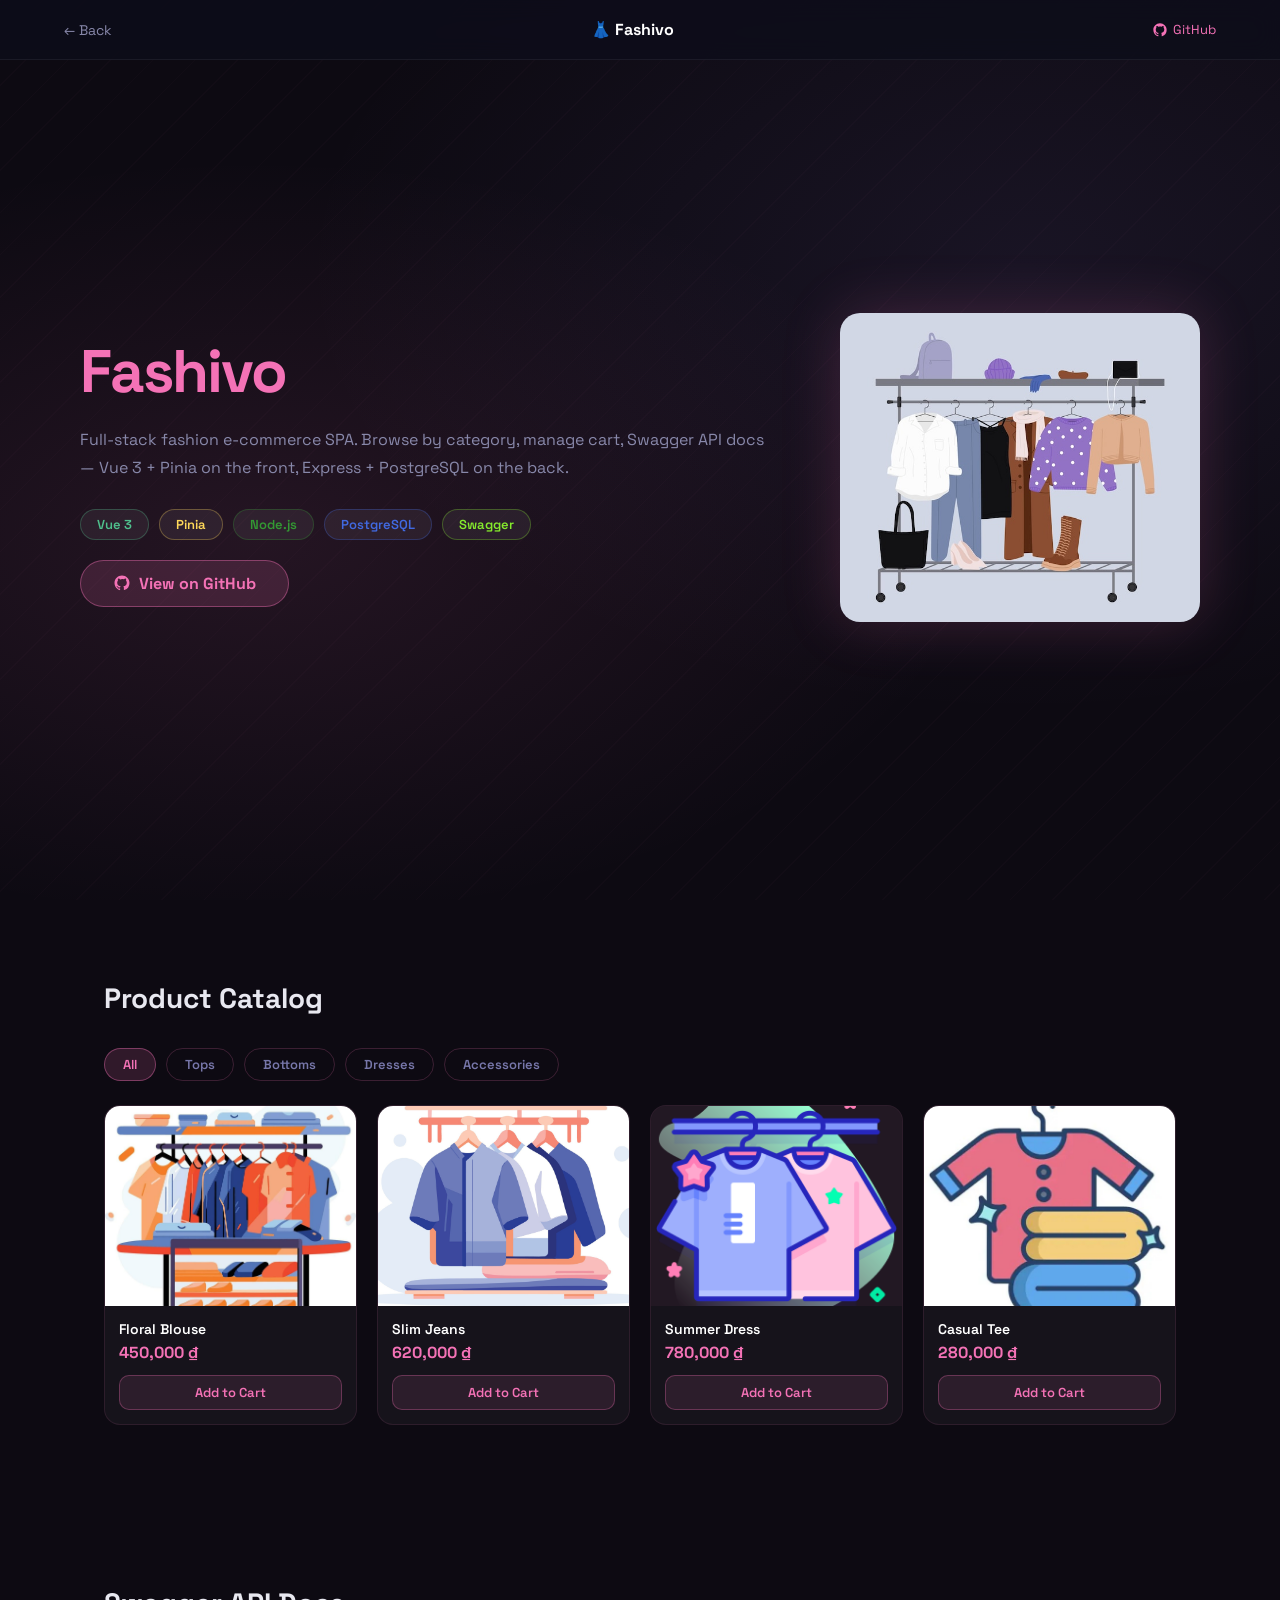
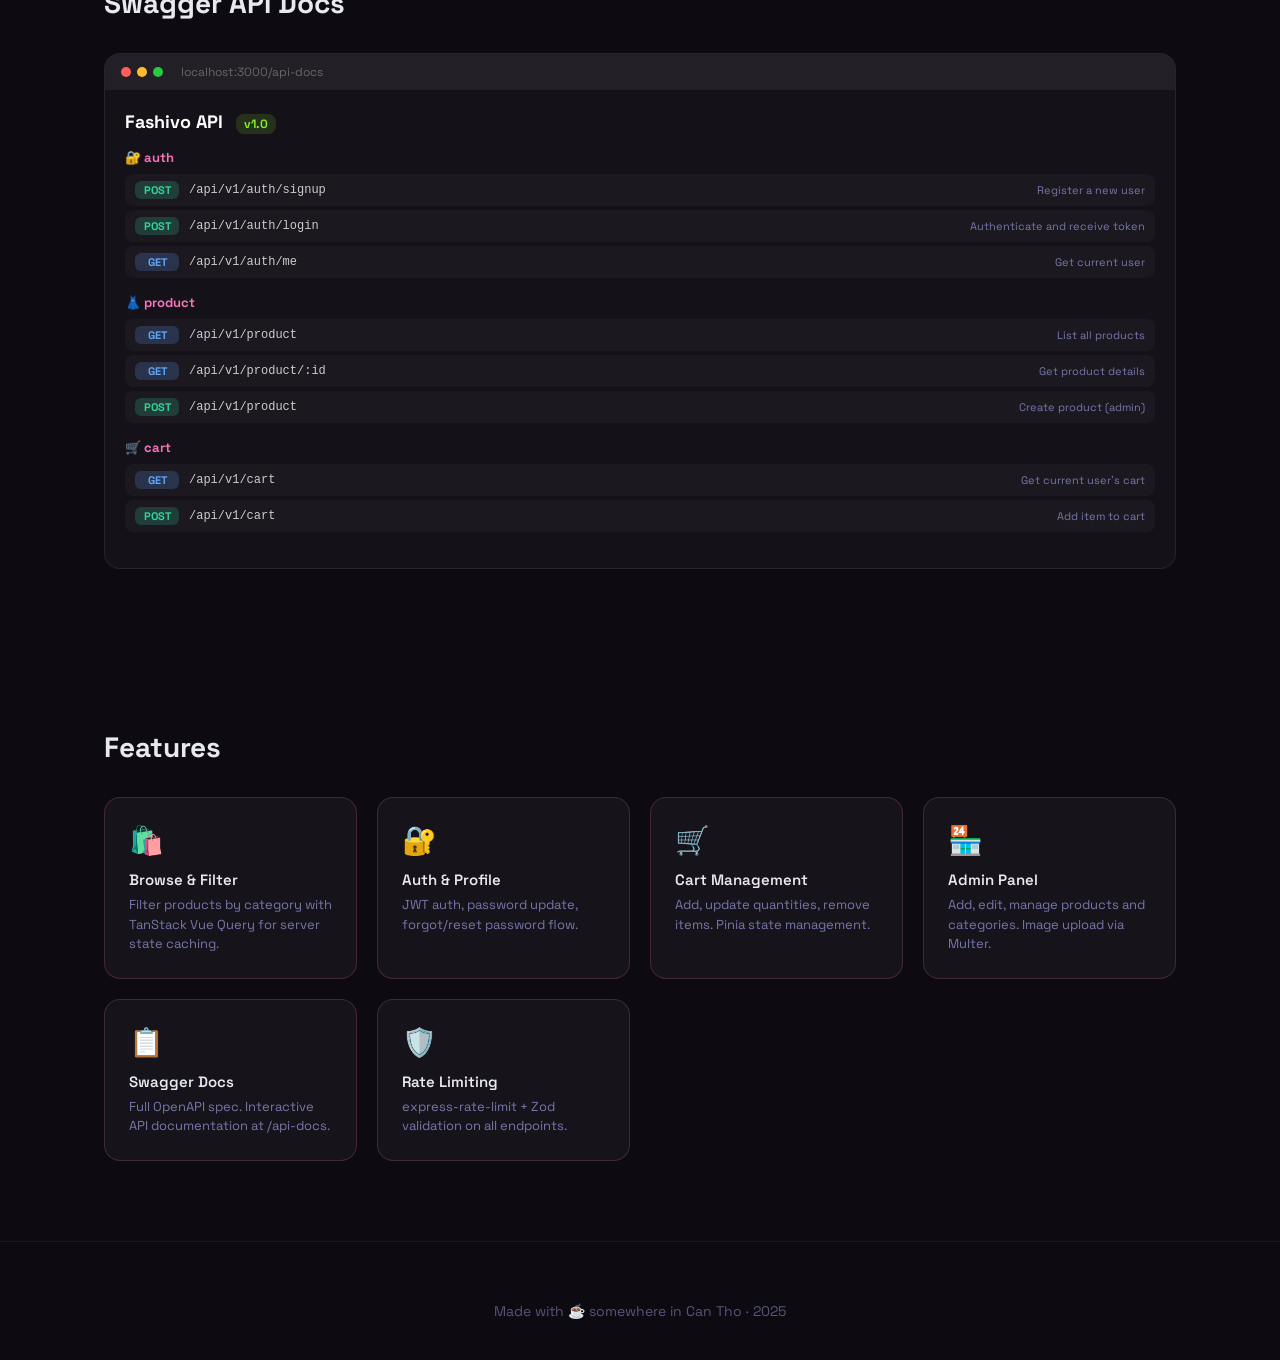
<file: fashivo.html>
<!DOCTYPE html>
<html lang="vi">

<head>
    <meta charset="UTF-8" />
    <meta name="viewport" content="width=device-width, initial-scale=1.0" />
    <title>Fashivo – Demo</title>
    <link href="https://fonts.googleapis.com/css2?family=Space+Grotesk:wght@400;500;600;700&display=swap"
        rel="stylesheet" />
    <link rel="stylesheet" href="style.css" />
    <link rel="stylesheet" href="fashivo.css" />
</head>

<body class="fashivo-body">

    <nav class="demo-nav">
        <a href="index.html">← Back</a>
        <span class="nav-title">👗 Fashivo</span>
        <a href="https://github.com/DrStone113/Fashivo" target="_blank"
            style="color:#f472b6;font-size:13px;display:flex;align-items:center;gap:5px">
            <svg width="16" height="16" viewBox="0 0 24 24" fill="currentColor">
                <path
                    d="M12 2C6.48 2 2 6.48 2 12c0 4.42 2.87 8.17 6.84 9.49.5.09.68-.22.68-.48v-1.7c-2.78.6-3.37-1.34-3.37-1.34-.45-1.16-1.11-1.47-1.11-1.47-.91-.62.07-.61.07-.61 1 .07 1.53 1.03 1.53 1.03.89 1.52 2.34 1.08 2.91.83.09-.65.35-1.08.63-1.33-2.22-.25-4.55-1.11-4.55-4.94 0-1.09.39-1.98 1.03-2.68-.1-.25-.45-1.27.1-2.64 0 0 .84-.27 2.75 1.02A9.56 9.56 0 0112 6.8c.85 0 1.71.11 2.51.33 1.91-1.29 2.75-1.02 2.75-1.02.55 1.37.2 2.39.1 2.64.64.7 1.03 1.59 1.03 2.68 0 3.84-2.34 4.68-4.57 4.93.36.31.68.92.68 1.85v2.74c0 .27.18.58.69.48A10.01 10.01 0 0022 12c0-5.52-4.48-10-10-10z" />
            </svg>
            GitHub
        </a>
    </nav>

    <!-- HERO -->
    <section class="demo-hero fashivo-hero">
        <div class="fashivo-bg"></div>
        <div class="demo-hero-content reveal">
            <h1><span style="color:#f472b6">Fashivo</span></h1>
            <p>Full-stack fashion e-commerce SPA. Browse by category, manage cart, Swagger API docs — Vue 3 + Pinia on
                the front, Express + PostgreSQL on the back.</p>
            <div class="tech-stack-list">
                <span class="tech-tag" style="color:#4FC08D;border-color:rgba(79,192,141,0.3)">Vue 3</span>
                <span class="tech-tag" style="color:#FFD859;border-color:rgba(255,216,89,0.3)">Pinia</span>
                <span class="tech-tag" style="color:#339933;border-color:rgba(51,153,51,0.3)">Node.js</span>
                <span class="tech-tag" style="color:#4169E1;border-color:rgba(65,105,225,0.3)">PostgreSQL</span>
                <span class="tech-tag" style="color:#85EA2D;border-color:rgba(133,234,45,0.3)">Swagger</span>
            </div>
            <a href="https://github.com/DrStone113/Fashivo" target="_blank"
                style="display:inline-flex;align-items:center;gap:8px;margin-top:20px;padding:12px 32px;background:rgba(244,114,182,0.15);border:1px solid rgba(244,114,182,0.4);border-radius:30px;color:#f472b6;font-weight:700;font-size:16px;text-decoration:none;transition:background .2s"
                onmouseover="this.style.background='rgba(244,114,182,0.25)'"
                onmouseout="this.style.background='rgba(244,114,182,0.15)'">
                <svg width="18" height="18" viewBox="0 0 24 24" fill="currentColor">
                    <path
                        d="M12 2C6.48 2 2 6.48 2 12c0 4.42 2.87 8.17 6.84 9.49.5.09.68-.22.68-.48v-1.7c-2.78.6-3.37-1.34-3.37-1.34-.45-1.16-1.11-1.47-1.11-1.47-.91-.62.07-.61.07-.61 1 .07 1.53 1.03 1.53 1.03.89 1.52 2.34 1.08 2.91.83.09-.65.35-1.08.63-1.33-2.22-.25-4.55-1.11-4.55-4.94 0-1.09.39-1.98 1.03-2.68-.1-.25-.45-1.27.1-2.64 0 0 .84-.27 2.75 1.02A9.56 9.56 0 0112 6.8c.85 0 1.71.11 2.51.33 1.91-1.29 2.75-1.02 2.75-1.02.55 1.37.2 2.39.1 2.64.64.7 1.03 1.59 1.03 2.68 0 3.84-2.34 4.68-4.57 4.93.36.31.68.92.68 1.85v2.74c0 .27.18.58.69.48A10.01 10.01 0 0022 12c0-5.52-4.48-10-10-10z" />
                </svg>
                View on GitHub
            </a>
        </div>
        <div class="fashivo-hero-img reveal">
            <img src="assets/fashivo/women-capsule-wardrobe-racks-fashion-clothes-hanger-rail-female-clothes-wardrobe-clothing-o_166005-1333.jpg"
                alt="Fashion" />
        </div>
    </section>

    <!-- PRODUCT CATALOG MOCKUP -->
    <div class="demo-section reveal">
        <h2>Product Catalog</h2>
        <div class="fashivo-filters">
            <button class="fv-filter active">All</button>
            <button class="fv-filter">Tops</button>
            <button class="fv-filter">Bottoms</button>
            <button class="fv-filter">Dresses</button>
            <button class="fv-filter">Accessories</button>
        </div>
        <div class="fashivo-grid">
            <div class="fv-card">
                <div class="fv-img" style="background-image:url('assets/fashivo/2b27wk2r.png')">
                </div>
                <div class="fv-info">
                    <div class="fv-name">Floral Blouse</div>
                    <div class="fv-price">450,000 ₫</div><button class="fv-btn">Add to Cart</button>
                </div>
            </div>
            <div class="fv-card">
                <div class="fv-img" style="background-image:url('assets/fashivo/96aqdjh4.png')">
                </div>
                <div class="fv-info">
                    <div class="fv-name">Slim Jeans</div>
                    <div class="fv-price">620,000 ₫</div><button class="fv-btn">Add to Cart</button>
                </div>
            </div>
            <div class="fv-card">
                <div class="fv-img" style="background-image:url('assets/fashivo/a3rkgo5r.png')">
                </div>
                <div class="fv-info">
                    <div class="fv-name">Summer Dress</div>
                    <div class="fv-price">780,000 ₫</div><button class="fv-btn">Add to Cart</button>
                </div>
            </div>
            <div class="fv-card">
                <div class="fv-img" style="background-image:url('assets/fashivo/bsnp3jmb.png')">
                </div>
                <div class="fv-info">
                    <div class="fv-name">Casual Tee</div>
                    <div class="fv-price">280,000 ₫</div><button class="fv-btn">Add to Cart</button>
                </div>
            </div>
        </div>
    </div>

    <!-- API DOCS MOCKUP -->
    <div class="demo-section reveal">
        <h2>Swagger API Docs</h2>
        <div class="screen-mockup">
            <div class="screen-bar">
                <div class="screen-dot red"></div>
                <div class="screen-dot yellow"></div>
                <div class="screen-dot green"></div>
                <span style="margin-left:12px;font-size:12px;color:#666">localhost:3000/api-docs</span>
            </div>
            <div class="screen-body fashivo-swagger">
                <div class="swagger-title">Fashivo API <span class="swagger-version">v1.0</span></div>
                <div class="swagger-group">
                    <div class="swagger-tag">🔐 auth</div>
                    <div class="swagger-endpoint"><span class="method post">POST</span><span
                            class="path">/api/v1/auth/signup</span><span class="desc">Register a new user</span></div>
                    <div class="swagger-endpoint"><span class="method post">POST</span><span
                            class="path">/api/v1/auth/login</span><span class="desc">Authenticate and receive
                            token</span></div>
                    <div class="swagger-endpoint"><span class="method get">GET</span><span
                            class="path">/api/v1/auth/me</span><span class="desc">Get current user</span></div>
                </div>
                <div class="swagger-group">
                    <div class="swagger-tag">👗 product</div>
                    <div class="swagger-endpoint"><span class="method get">GET</span><span
                            class="path">/api/v1/product</span><span class="desc">List all products</span></div>
                    <div class="swagger-endpoint"><span class="method get">GET</span><span
                            class="path">/api/v1/product/:id</span><span class="desc">Get product details</span></div>
                    <div class="swagger-endpoint"><span class="method post">POST</span><span
                            class="path">/api/v1/product</span><span class="desc">Create product (admin)</span></div>
                </div>
                <div class="swagger-group">
                    <div class="swagger-tag">🛒 cart</div>
                    <div class="swagger-endpoint"><span class="method get">GET</span><span
                            class="path">/api/v1/cart</span><span class="desc">Get current user's cart</span></div>
                    <div class="swagger-endpoint"><span class="method post">POST</span><span
                            class="path">/api/v1/cart</span><span class="desc">Add item to cart</span></div>
                </div>
            </div>
        </div>
    </div>

    <!-- FEATURES -->
    <div class="demo-section reveal">
        <h2>Features</h2>
        <div class="feature-grid">
            <div class="feature-item" style="border-color:rgba(244,114,182,0.2)">
                <div class="fi-icon">🛍️</div>
                <h4>Browse & Filter</h4>
                <p>Filter products by category with TanStack Vue Query for server state caching.</p>
            </div>
            <div class="feature-item" style="border-color:rgba(244,114,182,0.2)">
                <div class="fi-icon">🔐</div>
                <h4>Auth & Profile</h4>
                <p>JWT auth, password update, forgot/reset password flow.</p>
            </div>
            <div class="feature-item" style="border-color:rgba(244,114,182,0.2)">
                <div class="fi-icon">🛒</div>
                <h4>Cart Management</h4>
                <p>Add, update quantities, remove items. Pinia state management.</p>
            </div>
            <div class="feature-item" style="border-color:rgba(244,114,182,0.2)">
                <div class="fi-icon">🏪</div>
                <h4>Admin Panel</h4>
                <p>Add, edit, manage products and categories. Image upload via Multer.</p>
            </div>
            <div class="feature-item" style="border-color:rgba(244,114,182,0.2)">
                <div class="fi-icon">📋</div>
                <h4>Swagger Docs</h4>
                <p>Full OpenAPI spec. Interactive API documentation at /api-docs.</p>
            </div>
            <div class="feature-item" style="border-color:rgba(244,114,182,0.2)">
                <div class="fi-icon">🛡️</div>
                <h4>Rate Limiting</h4>
                <p>express-rate-limit + Zod validation on all endpoints.</p>
            </div>
        </div>
    </div>

    <footer class="footer">
        <p>Made with ☕ somewhere in Can Tho · 2025</p>
    </footer>
    <script src="main.js"></script>
    <script>
        document.querySelectorAll('.fv-filter').forEach(btn => {
            btn.addEventListener('click', function () {
                document.querySelectorAll('.fv-filter').forEach(b => b.classList.remove('active'));
                this.classList.add('active');
            });
        });
        document.querySelectorAll('.fv-btn').forEach(btn => {
            btn.addEventListener('click', function () {
                this.textContent = '✅ Added!';
                this.style.background = 'rgba(52,211,153,0.2)';
                this.style.color = '#34d399';
                setTimeout(() => { this.textContent = 'Add to Cart'; this.style.background = ''; this.style.color = ''; }, 1500);
            });
        });
    </script>
</body>

</html>
</file>
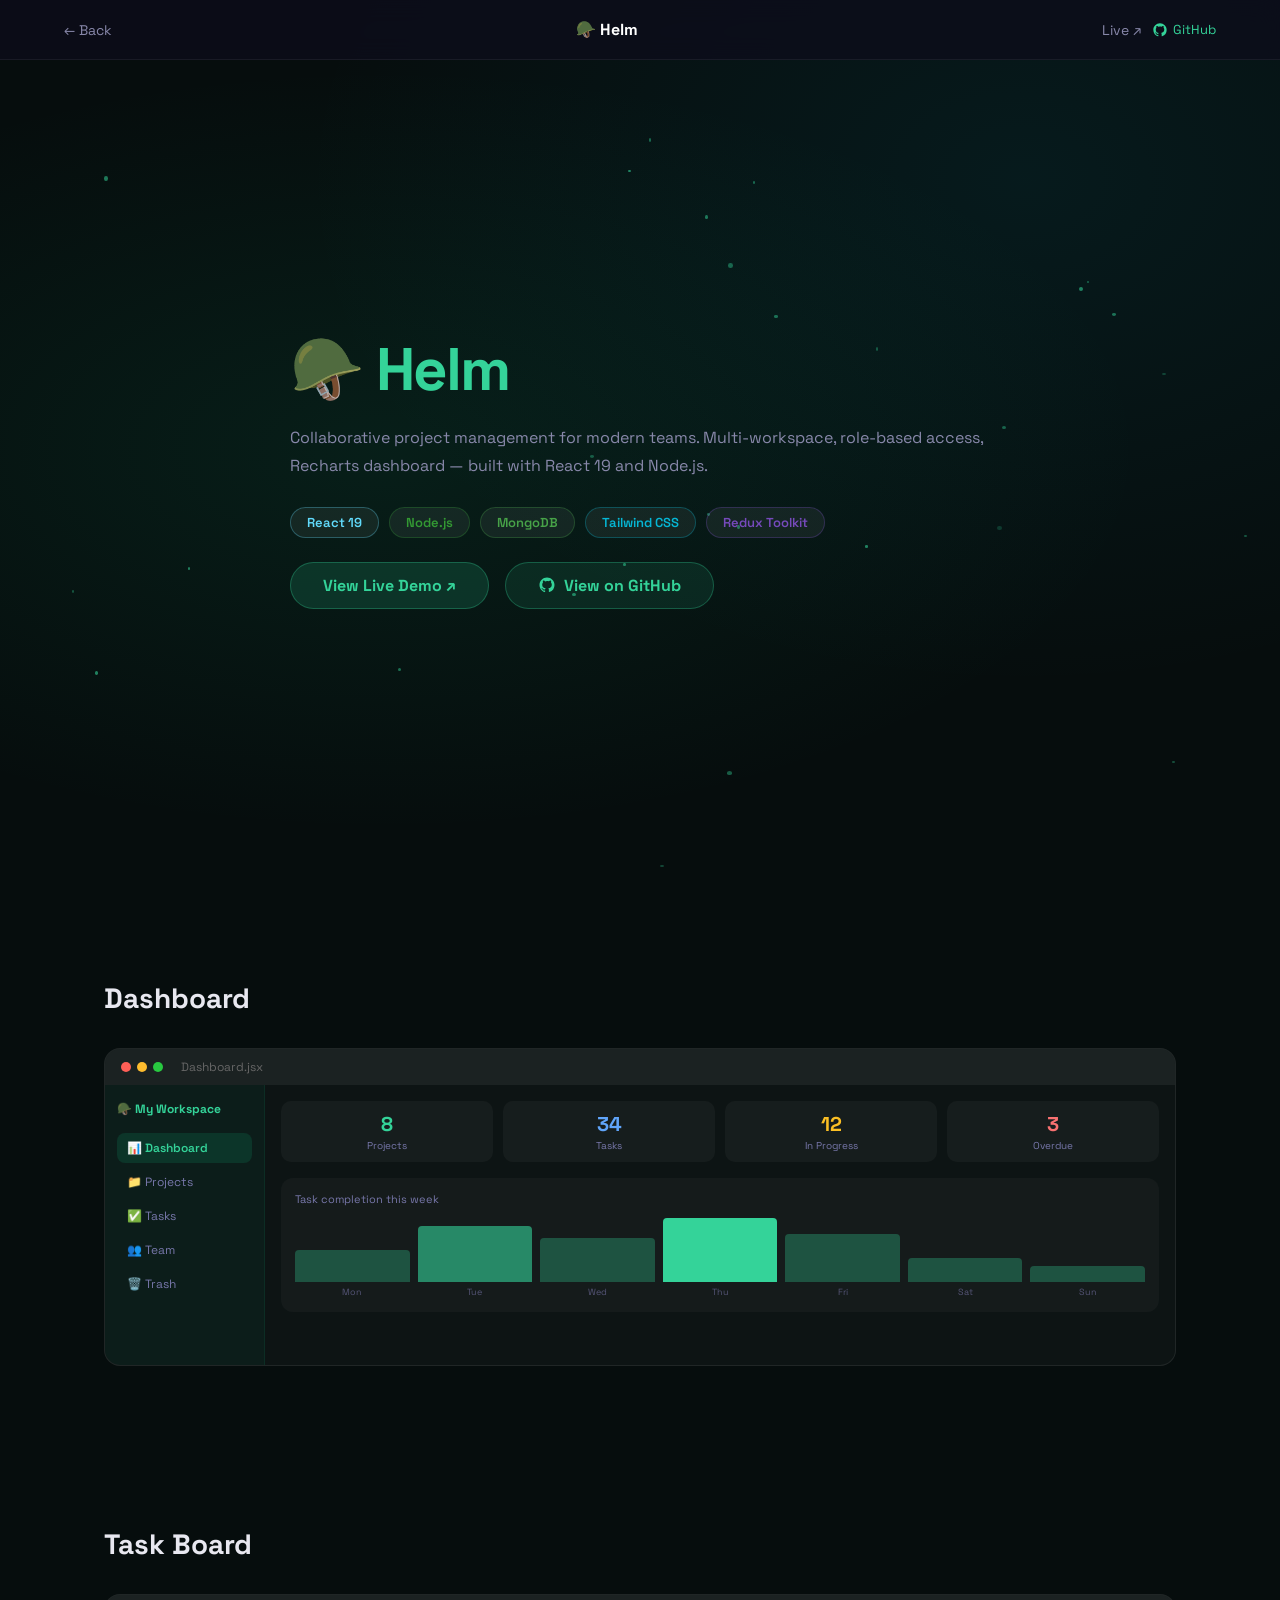
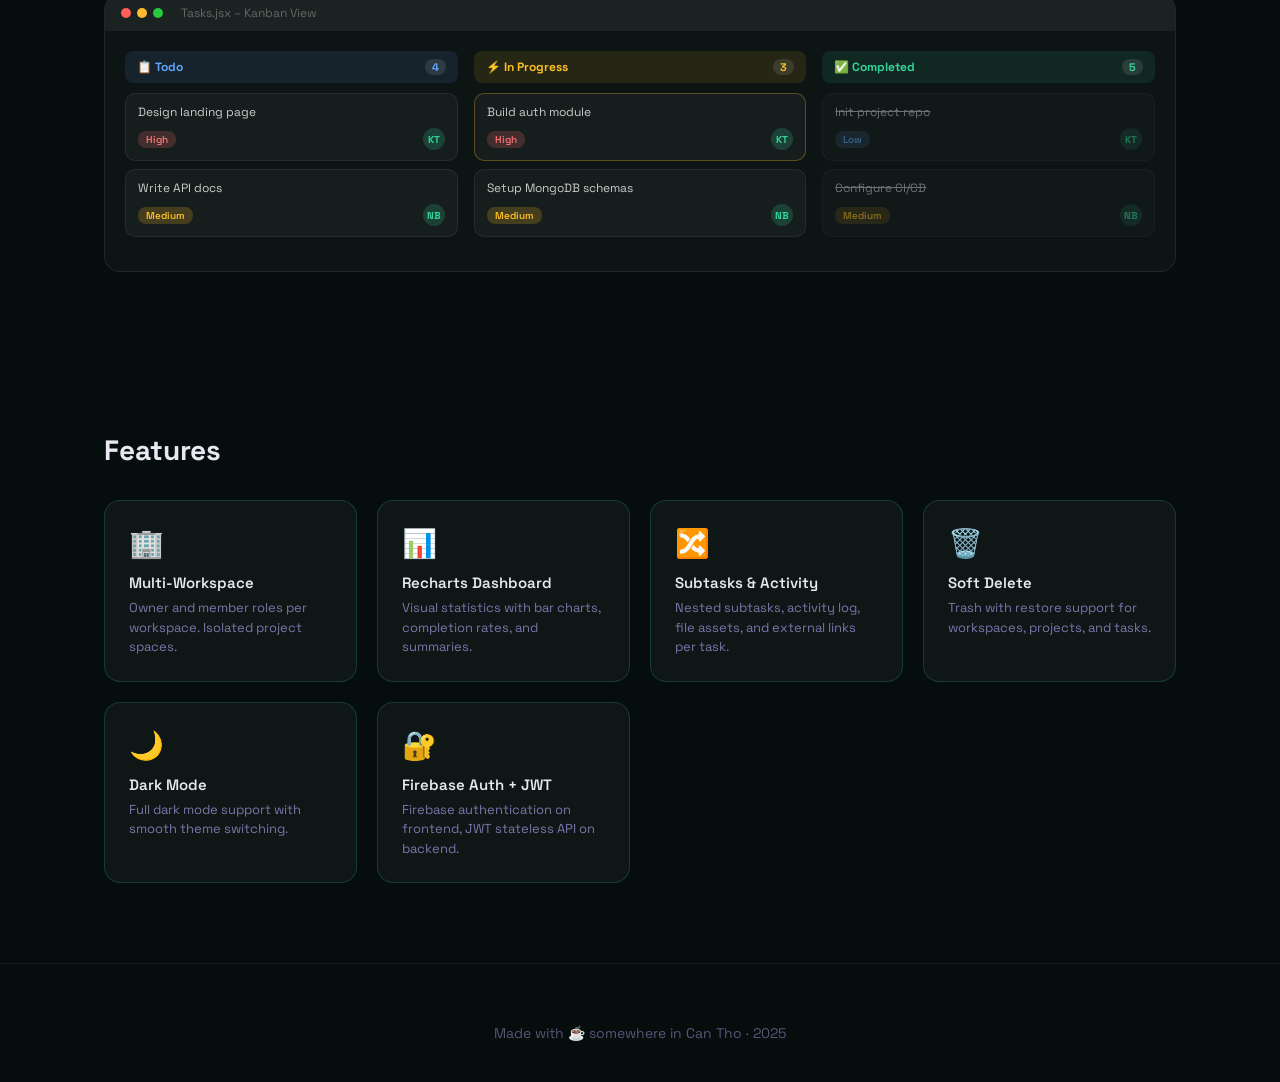
<file: helm.html>
<!DOCTYPE html>
<html lang="vi">

<head>
    <meta charset="UTF-8" />
    <meta name="viewport" content="width=device-width, initial-scale=1.0" />
    <title>Helm – Demo</title>
    <link href="https://fonts.googleapis.com/css2?family=Space+Grotesk:wght@400;500;600;700&display=swap"
        rel="stylesheet" />
    <link rel="stylesheet" href="style.css" />
    <link rel="stylesheet" href="helm.css" />
</head>

<body class="helm-body">

    <nav class="demo-nav">
        <a href="index.html">← Back</a>
        <span class="nav-title">🪖 Helm</span>
        <div style="display:flex;gap:10px;align-items:center">
            <a href="https://drstone113.github.io/Helm" target="_blank">Live ↗</a>
            <a href="https://github.com/DrStone113/Helm" target="_blank"
                style="color:#34d399;font-size:13px;display:flex;align-items:center;gap:5px">
                <svg width="16" height="16" viewBox="0 0 24 24" fill="currentColor">
                    <path
                        d="M12 2C6.48 2 2 6.48 2 12c0 4.42 2.87 8.17 6.84 9.49.5.09.68-.22.68-.48v-1.7c-2.78.6-3.37-1.34-3.37-1.34-.45-1.16-1.11-1.47-1.11-1.47-.91-.62.07-.61.07-.61 1 .07 1.53 1.03 1.53 1.03.89 1.52 2.34 1.08 2.91.83.09-.65.35-1.08.63-1.33-2.22-.25-4.55-1.11-4.55-4.94 0-1.09.39-1.98 1.03-2.68-.1-.25-.45-1.27.1-2.64 0 0 .84-.27 2.75 1.02A9.56 9.56 0 0112 6.8c.85 0 1.71.11 2.51.33 1.91-1.29 2.75-1.02 2.75-1.02.55 1.37.2 2.39.1 2.64.64.7 1.03 1.59 1.03 2.68 0 3.84-2.34 4.68-4.57 4.93.36.31.68.92.68 1.85v2.74c0 .27.18.58.69.48A10.01 10.01 0 0022 12c0-5.52-4.48-10-10-10z" />
                </svg>
                GitHub
            </a>
        </div>
    </nav>

    <!-- HERO -->
    <section class="demo-hero helm-hero">
        <div class="helm-particles" id="helmParticles"></div>
        <div class="demo-hero-content reveal">
            <h1>🪖 <span style="color:#34d399">Helm</span></h1>
            <p>Collaborative project management for modern teams. Multi-workspace, role-based access, Recharts dashboard
                — built with React 19 and Node.js.</p>
            <div class="tech-stack-list">
                <span class="tech-tag" style="color:#61DAFB;border-color:rgba(97,218,251,0.3)">React 19</span>
                <span class="tech-tag" style="color:#339933;border-color:rgba(51,153,51,0.3)">Node.js</span>
                <span class="tech-tag" style="color:#47A248;border-color:rgba(71,162,72,0.3)">MongoDB</span>
                <span class="tech-tag" style="color:#06B6D4;border-color:rgba(6,182,212,0.3)">Tailwind CSS</span>
                <span class="tech-tag" style="color:#764ABC;border-color:rgba(118,74,188,0.3)">Redux Toolkit</span>
            </div>
            <div style="display:flex;gap:16px;flex-wrap:wrap;align-items:center;margin-top:24px">
                <a href="https://drstone113.github.io/Helm" target="_blank" class="hero-cta"
                    style="display:inline-flex;align-items:center;margin-top:0;background:rgba(52,211,153,0.15);color:#34d399;border:1px solid rgba(52,211,153,0.3);box-shadow:none">View
                    Live Demo ↗</a>
                <a href="https://github.com/DrStone113/Helm" target="_blank"
                    style="display:inline-flex;align-items:center;gap:8px;padding:12px 32px;background:rgba(52,211,153,0.1);border:1px solid rgba(52,211,153,0.3);border-radius:30px;color:#34d399;font-weight:700;font-size:16px;text-decoration:none;transition:background .2s"
                    onmouseover="this.style.background='rgba(52,211,153,0.2)'"
                    onmouseout="this.style.background='rgba(52,211,153,0.1)'">
                    <svg width="18" height="18" viewBox="0 0 24 24" fill="currentColor">
                        <path
                            d="M12 2C6.48 2 2 6.48 2 12c0 4.42 2.87 8.17 6.84 9.49.5.09.68-.22.68-.48v-1.7c-2.78.6-3.37-1.34-3.37-1.34-.45-1.16-1.11-1.47-1.11-1.47-.91-.62.07-.61.07-.61 1 .07 1.53 1.03 1.53 1.03.89 1.52 2.34 1.08 2.91.83.09-.65.35-1.08.63-1.33-2.22-.25-4.55-1.11-4.55-4.94 0-1.09.39-1.98 1.03-2.68-.1-.25-.45-1.27.1-2.64 0 0 .84-.27 2.75 1.02A9.56 9.56 0 0112 6.8c.85 0 1.71.11 2.51.33 1.91-1.29 2.75-1.02 2.75-1.02.55 1.37.2 2.39.1 2.64.64.7 1.03 1.59 1.03 2.68 0 3.84-2.34 4.68-4.57 4.93.36.31.68.92.68 1.85v2.74c0 .27.18.58.69.48A10.01 10.01 0 0022 12c0-5.52-4.48-10-10-10z" />
                    </svg>
                    View on GitHub
                </a>
            </div>
        </div>
    </section>

    <!-- DASHBOARD MOCKUP -->
    <div class="demo-section reveal">
        <h2>Dashboard</h2>
        <div class="screen-mockup">
            <div class="screen-bar">
                <div class="screen-dot red"></div>
                <div class="screen-dot yellow"></div>
                <div class="screen-dot green"></div>
                <span style="margin-left:12px;font-size:12px;color:#666">Dashboard.jsx</span>
            </div>
            <div class="screen-body helm-dashboard">
                <div class="helm-sidebar">
                    <div class="helm-ws-name">🪖 My Workspace</div>
                    <div class="helm-nav active">📊 Dashboard</div>
                    <div class="helm-nav">📁 Projects</div>
                    <div class="helm-nav">✅ Tasks</div>
                    <div class="helm-nav">👥 Team</div>
                    <div class="helm-nav">🗑️ Trash</div>
                </div>
                <div class="helm-main">
                    <div class="helm-stats-row">
                        <div class="helm-stat"><span class="hs-num" style="color:#34d399">8</span><span
                                class="hs-label">Projects</span></div>
                        <div class="helm-stat"><span class="hs-num" style="color:#60a5fa">34</span><span
                                class="hs-label">Tasks</span></div>
                        <div class="helm-stat"><span class="hs-num" style="color:#fbbf24">12</span><span
                                class="hs-label">In Progress</span></div>
                        <div class="helm-stat"><span class="hs-num" style="color:#f87171">3</span><span
                                class="hs-label">Overdue</span></div>
                    </div>
                    <!-- Mini bar chart -->
                    <div class="helm-chart">
                        <div class="chart-label">Task completion this week</div>
                        <div class="chart-bars">
                            <div class="chart-col">
                                <div class="chart-bar" style="height:40%"></div><span>Mon</span>
                            </div>
                            <div class="chart-col">
                                <div class="chart-bar" style="height:70%"></div><span>Tue</span>
                            </div>
                            <div class="chart-col">
                                <div class="chart-bar" style="height:55%"></div><span>Wed</span>
                            </div>
                            <div class="chart-col">
                                <div class="chart-bar" style="height:90%"></div><span>Thu</span>
                            </div>
                            <div class="chart-col">
                                <div class="chart-bar" style="height:60%"></div><span>Fri</span>
                            </div>
                            <div class="chart-col">
                                <div class="chart-bar" style="height:30%"></div><span>Sat</span>
                            </div>
                            <div class="chart-col">
                                <div class="chart-bar" style="height:20%"></div><span>Sun</span>
                            </div>
                        </div>
                    </div>
                </div>
            </div>
        </div>
    </div>

    <!-- KANBAN MOCKUP -->
    <div class="demo-section reveal">
        <h2>Task Board</h2>
        <div class="screen-mockup">
            <div class="screen-bar">
                <div class="screen-dot red"></div>
                <div class="screen-dot yellow"></div>
                <div class="screen-dot green"></div>
                <span style="margin-left:12px;font-size:12px;color:#666">Tasks.jsx – Kanban View</span>
            </div>
            <div class="screen-body helm-kanban">
                <div class="kanban-col">
                    <div class="kanban-header todo">📋 Todo <span class="col-count">4</span></div>
                    <div class="kanban-card">
                        <div class="kc-title">Design landing page</div>
                        <div class="kc-meta"><span class="kc-priority high">High</span><span class="kc-assign">KT</span>
                        </div>
                    </div>
                    <div class="kanban-card">
                        <div class="kc-title">Write API docs</div>
                        <div class="kc-meta"><span class="kc-priority med">Medium</span><span
                                class="kc-assign">NB</span></div>
                    </div>
                </div>
                <div class="kanban-col">
                    <div class="kanban-header inprog">⚡ In Progress <span class="col-count">3</span></div>
                    <div class="kanban-card active-card">
                        <div class="kc-title">Build auth module</div>
                        <div class="kc-meta"><span class="kc-priority high">High</span><span class="kc-assign">KT</span>
                        </div>
                    </div>
                    <div class="kanban-card">
                        <div class="kc-title">Setup MongoDB schemas</div>
                        <div class="kc-meta"><span class="kc-priority med">Medium</span><span
                                class="kc-assign">NB</span></div>
                    </div>
                </div>
                <div class="kanban-col">
                    <div class="kanban-header done-col">✅ Completed <span class="col-count">5</span></div>
                    <div class="kanban-card done-card">
                        <div class="kc-title"><s>Init project repo</s></div>
                        <div class="kc-meta"><span class="kc-priority low">Low</span><span class="kc-assign">KT</span>
                        </div>
                    </div>
                    <div class="kanban-card done-card">
                        <div class="kc-title"><s>Configure CI/CD</s></div>
                        <div class="kc-meta"><span class="kc-priority med">Medium</span><span
                                class="kc-assign">NB</span></div>
                    </div>
                </div>
            </div>
        </div>
    </div>

    <!-- FEATURES -->
    <div class="demo-section reveal">
        <h2>Features</h2>
        <div class="feature-grid">
            <div class="feature-item" style="border-color:rgba(52,211,153,0.2)">
                <div class="fi-icon">🏢</div>
                <h4>Multi-Workspace</h4>
                <p>Owner and member roles per workspace. Isolated project spaces.</p>
            </div>
            <div class="feature-item" style="border-color:rgba(52,211,153,0.2)">
                <div class="fi-icon">📊</div>
                <h4>Recharts Dashboard</h4>
                <p>Visual statistics with bar charts, completion rates, and summaries.</p>
            </div>
            <div class="feature-item" style="border-color:rgba(52,211,153,0.2)">
                <div class="fi-icon">🔀</div>
                <h4>Subtasks & Activity</h4>
                <p>Nested subtasks, activity log, file assets, and external links per task.</p>
            </div>
            <div class="feature-item" style="border-color:rgba(52,211,153,0.2)">
                <div class="fi-icon">🗑️</div>
                <h4>Soft Delete</h4>
                <p>Trash with restore support for workspaces, projects, and tasks.</p>
            </div>
            <div class="feature-item" style="border-color:rgba(52,211,153,0.2)">
                <div class="fi-icon">🌙</div>
                <h4>Dark Mode</h4>
                <p>Full dark mode support with smooth theme switching.</p>
            </div>
            <div class="feature-item" style="border-color:rgba(52,211,153,0.2)">
                <div class="fi-icon">🔐</div>
                <h4>Firebase Auth + JWT</h4>
                <p>Firebase authentication on frontend, JWT stateless API on backend.</p>
            </div>
        </div>
    </div>

    <footer class="footer">
        <p>Made with ☕ somewhere in Can Tho · 2025</p>
    </footer>
    <script src="main.js"></script>
    <script>
        // Animate chart bars on scroll
        const bars = document.querySelectorAll('.chart-bar');
        const io = new IntersectionObserver(entries => {
            entries.forEach(e => { if (e.isIntersecting) bars.forEach(b => b.classList.add('animated')); });
        }, { threshold: 0.5 });
        const chart = document.querySelector('.helm-chart');
        if (chart) io.observe(chart);
    </script>
</body>

</html>
</file>
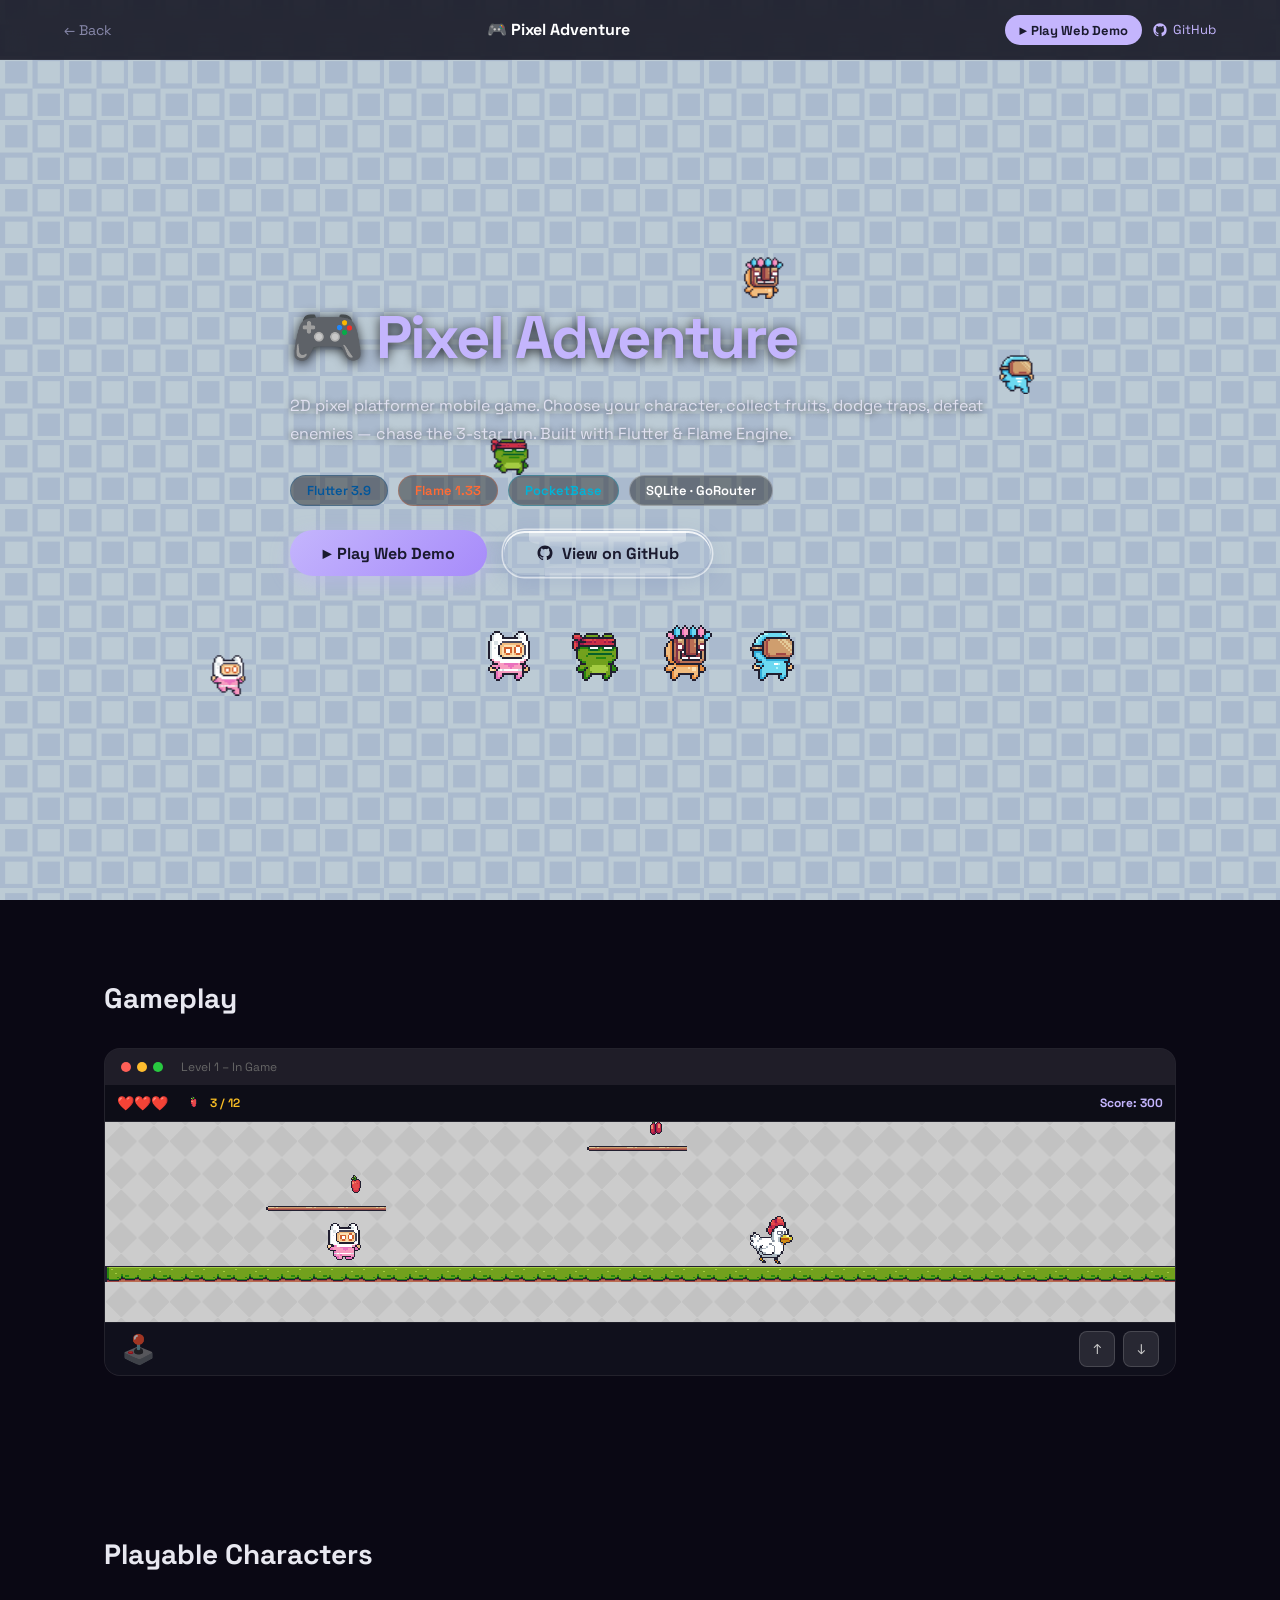
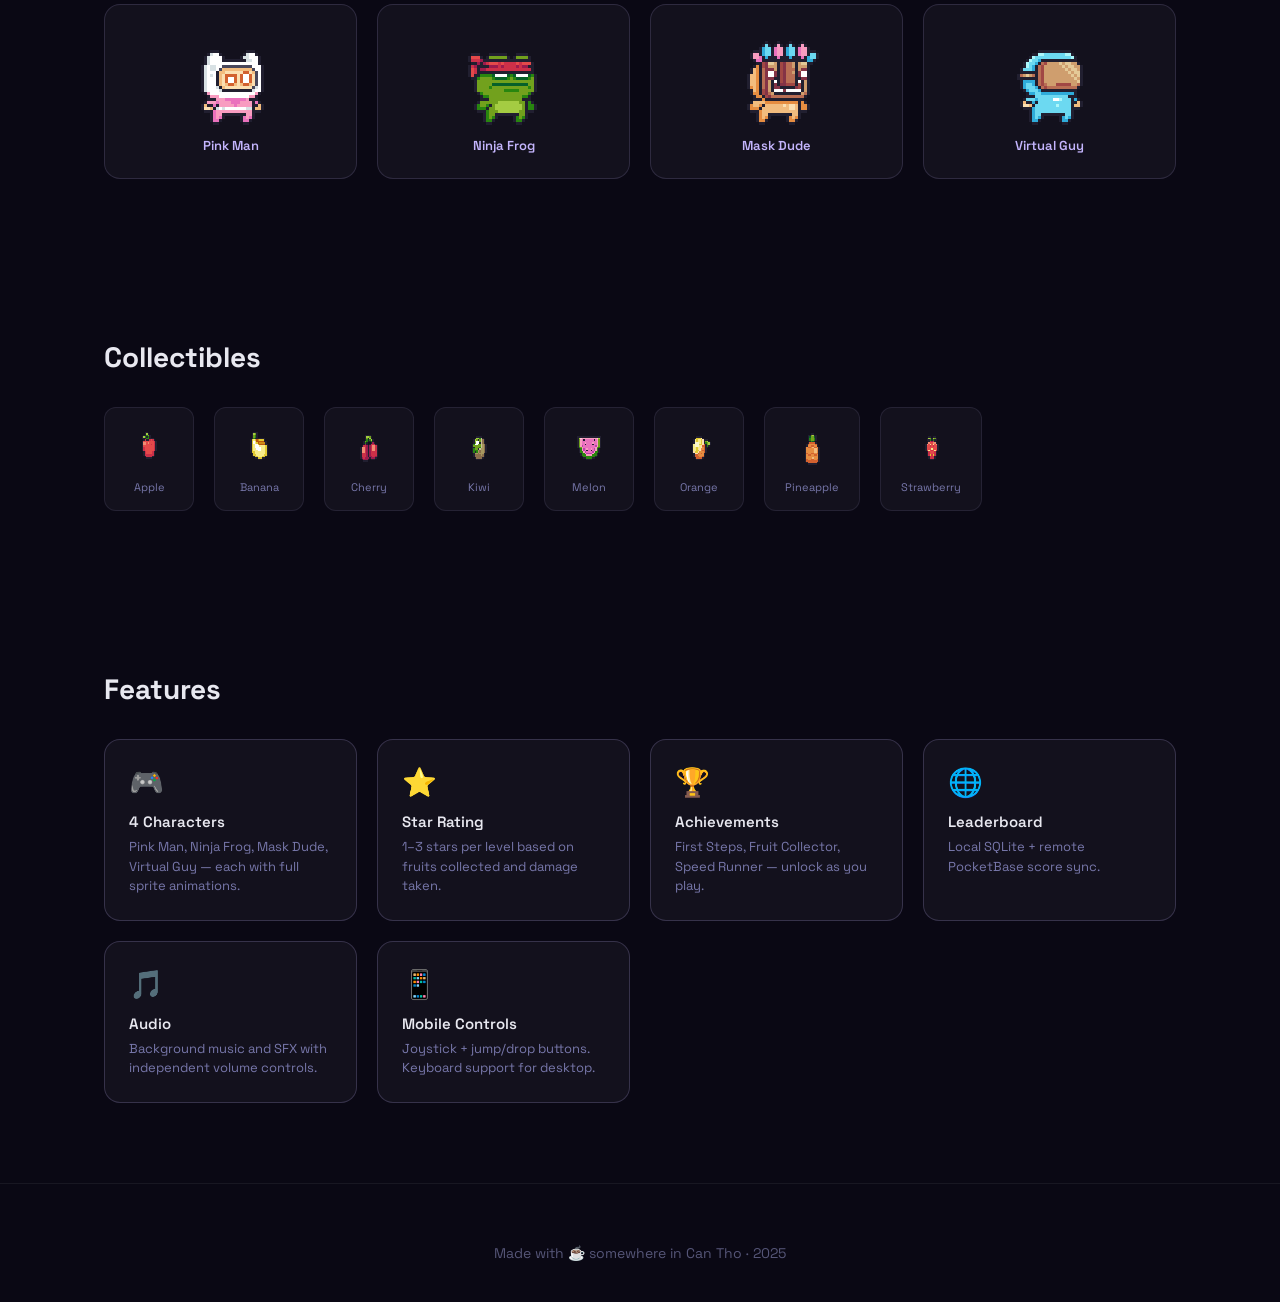
<file: pixeladventure.html>
<!DOCTYPE html>
<html lang="vi">

<head>
    <meta charset="UTF-8" />
    <meta name="viewport" content="width=device-width, initial-scale=1.0" />
    <title>Pixel Adventure – Demo</title>
    <link href="https://fonts.googleapis.com/css2?family=Space+Grotesk:wght@400;500;600;700&display=swap"
        rel="stylesheet" />
    <link rel="stylesheet" href="style.css" />
    <link rel="stylesheet" href="pixeladventure.css" />
</head>

<body class="pixel-body">

    <!-- SVG filter for liquid glass distortion -->
    <svg style="position:absolute;width:0;height:0;overflow:hidden" xmlns="http://www.w3.org/2000/svg">
        <defs>
            <filter id="liquid-glass-filter" x="-20%" y="-20%" width="140%" height="140%"
                color-interpolation-filters="sRGB">
                <feTurbulence type="fractalNoise" baseFrequency="0.65 0.65" numOctaves="3" seed="2" result="noise" />
                <feDisplacementMap in="SourceGraphic" in2="noise" scale="6" xChannelSelector="R" yChannelSelector="G"
                    result="displaced" />
                <feGaussianBlur in="displaced" stdDeviation="0.4" result="blurred" />
                <feComposite in="blurred" in2="SourceGraphic" operator="atop" />
            </filter>
            <filter id="liquid-glass-filter-hover" x="-20%" y="-20%" width="140%" height="140%"
                color-interpolation-filters="sRGB">
                <feTurbulence type="fractalNoise" baseFrequency="0.55 0.55" numOctaves="3" seed="5" result="noise" />
                <feDisplacementMap in="SourceGraphic" in2="noise" scale="10" xChannelSelector="R" yChannelSelector="G"
                    result="displaced" />
                <feGaussianBlur in="displaced" stdDeviation="0.6" result="blurred" />
                <feComposite in="blurred" in2="SourceGraphic" operator="atop" />
            </filter>
        </defs>
    </svg>

    <nav class="demo-nav">
        <a href="index.html">← Back</a>
        <span class="nav-title">🎮 Pixel Adventure</span>
        <div style="display:flex;align-items:center;gap:10px">
            <a href="https://drstone113.github.io/PixelAdventure/" target="_blank"
                style="background:#c4b5fd;color:#1a1a2e;padding:6px 14px;border-radius:20px;font-size:13px;font-weight:700;text-decoration:none;">▶
                Play Web Demo</a>
            <a href="https://github.com/DrStone113/PixelAdventure" target="_blank"
                style="color:#c4b5fd;font-size:13px;display:flex;align-items:center;gap:5px">
                <svg width="16" height="16" viewBox="0 0 24 24" fill="currentColor">
                    <path
                        d="M12 2C6.48 2 2 6.48 2 12c0 4.42 2.87 8.17 6.84 9.49.5.09.68-.22.68-.48v-1.7c-2.78.6-3.37-1.34-3.37-1.34-.45-1.16-1.11-1.47-1.11-1.47-.91-.62.07-.61.07-.61 1 .07 1.53 1.03 1.53 1.03.89 1.52 2.34 1.08 2.91.83.09-.65.35-1.08.63-1.33-2.22-.25-4.55-1.11-4.55-4.94 0-1.09.39-1.98 1.03-2.68-.1-.25-.45-1.27.1-2.64 0 0 .84-.27 2.75 1.02A9.56 9.56 0 0112 6.8c.85 0 1.71.11 2.51.33 1.91-1.29 2.75-1.02 2.75-1.02.55 1.37.2 2.39.1 2.64.64.7 1.03 1.59 1.03 2.68 0 3.84-2.34 4.68-4.57 4.93.36.31.68.92.68 1.85v2.74c0 .27.18.58.69.48A10.01 10.01 0 0022 12c0-5.52-4.48-10-10-10z" />
                </svg>
                GitHub
            </a>
        </div>
    </nav>

    <!-- HERO -->
    <section class="demo-hero pixel-hero">
        <canvas id="pixelBgCanvas"></canvas>
        <div class="pixel-bg-layer"></div>
        <div class="demo-hero-content reveal">
            <h1>🎮 <span style="color:#c4b5fd">Pixel Adventure</span></h1>
            <p>2D pixel platformer mobile game. Choose your character, collect fruits, dodge traps, defeat enemies —
                chase the 3-star run. Built with Flutter & Flame Engine.</p>
            <div class="tech-stack-list">
                <span class="tech-tag" style="color:#02569B;border-color:rgba(2,86,155,0.3)">Flutter 3.9</span>
                <span class="tech-tag" style="color:#ff6b35;border-color:rgba(255,107,53,0.3)">Flame 1.33</span>
                <span class="tech-tag" style="color:#00b4d8;border-color:rgba(0,180,216,0.3)">PocketBase</span>
                <span class="tech-tag">SQLite · GoRouter</span>
            </div>
            <div style="margin-top:24px;display:flex;gap:16px;flex-wrap:wrap;align-items:center;">
                <a href="https://drstone113.github.io/PixelAdventure/" target="_blank"
                    style="display:inline-flex;align-items:center;background:linear-gradient(135deg,#c4b5fd,#a78bfa);color:#1a1a2e;padding:12px 32px;border-radius:30px;font-size:16px;font-weight:700;text-decoration:none;box-shadow:0 6px 20px rgba(196,181,253,0.4);">
                    ▶ Play Web Demo
                </a>
                <a href="https://github.com/DrStone113/PixelAdventure" target="_blank" class="btn-liquid-glass"> <svg
                        width="18" height="18" viewBox="0 0 24 24" fill="currentColor">
                        <path
                            d="M12 2C6.48 2 2 6.48 2 12c0 4.42 2.87 8.17 6.84 9.49.5.09.68-.22.68-.48v-1.7c-2.78.6-3.37-1.34-3.37-1.34-.45-1.16-1.11-1.47-1.11-1.47-.91-.62.07-.61.07-.61 1 .07 1.53 1.03 1.53 1.03.89 1.52 2.34 1.08 2.91.83.09-.65.35-1.08.63-1.33-2.22-.25-4.55-1.11-4.55-4.94 0-1.09.39-1.98 1.03-2.68-.1-.25-.45-1.27.1-2.64 0 0 .84-.27 2.75 1.02A9.56 9.56 0 0112 6.8c.85 0 1.71.11 2.51.33 1.91-1.29 2.75-1.02 2.75-1.02.55 1.37.2 2.39.1 2.64.64.7 1.03 1.59 1.03 2.68 0 3.84-2.34 4.68-4.57 4.93.36.31.68.92.68 1.85v2.74c0 .27.18.58.69.48A10.01 10.01 0 0022 12c0-5.52-4.48-10-10-10z" />
                    </svg>
                    View on GitHub
                </a>
            </div>
        </div>
        <!-- Sprite showcase -->
        <div class="pixel-sprites-row reveal">
            <canvas id="sprPinkMan" class="px-sprite" width="32" height="32" title="Pink Man"></canvas>
            <canvas id="sprNinjaFrog" class="px-sprite" width="32" height="32" title="Ninja Frog"></canvas>
            <canvas id="sprMaskDude" class="px-sprite" width="32" height="32" title="Mask Dude"></canvas>
            <canvas id="sprVirtualGuy" class="px-sprite" width="32" height="32" title="Virtual Guy"></canvas>
        </div>
    </section>

    <!-- GAME SCREEN MOCKUP -->
    <div class="demo-section reveal">
        <h2>Gameplay</h2>
        <div class="screen-mockup">
            <div class="screen-bar">
                <div class="screen-dot red"></div>
                <div class="screen-dot yellow"></div>
                <div class="screen-dot green"></div>
                <span style="margin-left:12px;font-size:12px;color:#666">Level 1 – In Game</span>
            </div>
            <div class="screen-body pixel-game-screen">
                <!-- HUD -->
                <div class="pixel-hud">
                    <div class="hud-health">
                        <span class="hud-heart">❤️</span><span class="hud-heart">❤️</span><span
                            class="hud-heart">❤️</span>
                    </div>
                    <div class="hud-fruits">
                        <canvas id="hudApple" class="hud-fruit-icon" width="32" height="32"></canvas>
                        <span class="hud-count">3 / 12</span>
                    </div>
                    <div class="hud-score">Score: 300</div>
                </div>
                <!-- Game world -->
                <div class="pixel-world">
                    <canvas id="gameWorldBg"
                        style="position:absolute;inset:0;width:100%;height:100%;image-rendering:pixelated;z-index:0"></canvas>
                    <div style="position:absolute;inset:0;z-index:1;pointer-events:none"></div>
                    <!-- Platforms — rendered via canvas with correct terrain tiles -->
                    <canvas id="platformGround"
                        style="position:absolute;bottom:40px;left:0;right:0;width:100%;height:16px;image-rendering:pixelated;z-index:2"></canvas>
                    <canvas id="platformMid1"
                        style="position:absolute;bottom:100px;left:15%;width:120px;height:16px;image-rendering:pixelated;z-index:2"></canvas>
                    <canvas id="platformMid2"
                        style="position:absolute;bottom:160px;left:45%;width:100px;height:16px;image-rendering:pixelated;z-index:2"></canvas>
                    <!-- Character -->
                    <canvas id="gameChar" class="game-char" width="32" height="32"
                        style="bottom:56px;left:20%;position:absolute;image-rendering:pixelated;width:48px;height:48px"></canvas>
                    <!-- Fruits -->
                    <canvas id="gameApple" class="game-fruit" width="32" height="32"
                        style="bottom:120px;left:22%;position:absolute;image-rendering:pixelated;width:32px;height:32px;animation:fruitBob 1s ease-in-out infinite alternate"></canvas>
                    <canvas id="gameCherry" class="game-fruit" width="32" height="32"
                        style="bottom:180px;left:50%;position:absolute;image-rendering:pixelated;width:32px;height:32px;animation:fruitBob 1.2s ease-in-out infinite alternate"></canvas>
                    <!-- Enemy -->
                    <canvas id="gameChicken" class="game-enemy" width="32" height="34"
                        style="bottom:56px;left:60%;position:absolute;image-rendering:pixelated;transform:scaleX(-1);width:48px;height:52px"></canvas>
                </div>
                <!-- Controls -->
                <div class="pixel-controls">
                    <div class="ctrl-joystick">🕹️</div>
                    <div class="ctrl-btns">
                        <div class="ctrl-btn">↑</div>
                        <div class="ctrl-btn">↓</div>
                    </div>
                </div>
            </div>
        </div>
    </div>

    <!-- CHARACTERS -->
    <div class="demo-section reveal">
        <h2>Playable Characters</h2>
        <div class="pixel-chars-grid">
            <div class="char-card">
                <canvas id="charPinkMan" class="char-sprite" width="32" height="32"></canvas>
                <div class="char-name">Pink Man</div>
            </div>
            <div class="char-card">
                <canvas id="charNinjaFrog" class="char-sprite" width="32" height="32"></canvas>
                <div class="char-name">Ninja Frog</div>
            </div>
            <div class="char-card">
                <canvas id="charMaskDude" class="char-sprite" width="32" height="32"></canvas>
                <div class="char-name">Mask Dude</div>
            </div>
            <div class="char-card">
                <canvas id="charVirtualGuy" class="char-sprite" width="32" height="32"></canvas>
                <div class="char-name">Virtual Guy</div>
            </div>
        </div>
    </div>

    <!-- FRUITS SHOWCASE -->
    <div class="demo-section reveal">
        <h2>Collectibles</h2>
        <div class="fruits-showcase">
            <div class="fruit-item"><canvas id="showcaseApple" class="showcase-fruit" width="32"
                    height="32"></canvas><span>Apple</span></div>
            <div class="fruit-item"><canvas id="showcaseBananas" class="showcase-fruit" width="32"
                    height="32"></canvas><span>Banana</span></div>
            <div class="fruit-item"><canvas id="showcaseCherries" class="showcase-fruit" width="32"
                    height="32"></canvas><span>Cherry</span></div>
            <div class="fruit-item"><canvas id="showcaseKiwi" class="showcase-fruit" width="32"
                    height="32"></canvas><span>Kiwi</span></div>
            <div class="fruit-item"><canvas id="showcaseMelon" class="showcase-fruit" width="32"
                    height="32"></canvas><span>Melon</span></div>
            <div class="fruit-item"><canvas id="showcaseOrange" class="showcase-fruit" width="32"
                    height="32"></canvas><span>Orange</span></div>
            <div class="fruit-item"><canvas id="showcasePineapple" class="showcase-fruit" width="32"
                    height="32"></canvas><span>Pineapple</span></div>
            <div class="fruit-item"><canvas id="showcaseStrawberry" class="showcase-fruit" width="32"
                    height="32"></canvas><span>Strawberry</span></div>
        </div>
    </div>

    <!-- FEATURES -->
    <div class="demo-section reveal">
        <h2>Features</h2>
        <div class="feature-grid">
            <div class="feature-item" style="border-color:rgba(196,181,253,0.2)">
                <div class="fi-icon">🎮</div>
                <h4>4 Characters</h4>
                <p>Pink Man, Ninja Frog, Mask Dude, Virtual Guy — each with full sprite animations.</p>
            </div>
            <div class="feature-item" style="border-color:rgba(196,181,253,0.2)">
                <div class="fi-icon">⭐</div>
                <h4>Star Rating</h4>
                <p>1–3 stars per level based on fruits collected and damage taken.</p>
            </div>
            <div class="feature-item" style="border-color:rgba(196,181,253,0.2)">
                <div class="fi-icon">🏆</div>
                <h4>Achievements</h4>
                <p>First Steps, Fruit Collector, Speed Runner — unlock as you play.</p>
            </div>
            <div class="feature-item" style="border-color:rgba(196,181,253,0.2)">
                <div class="fi-icon">🌐</div>
                <h4>Leaderboard</h4>
                <p>Local SQLite + remote PocketBase score sync.</p>
            </div>
            <div class="feature-item" style="border-color:rgba(196,181,253,0.2)">
                <div class="fi-icon">🎵</div>
                <h4>Audio</h4>
                <p>Background music and SFX with independent volume controls.</p>
            </div>
            <div class="feature-item" style="border-color:rgba(196,181,253,0.2)">
                <div class="fi-icon">📱</div>
                <h4>Mobile Controls</h4>
                <p>Joystick + jump/drop buttons. Keyboard support for desktop.</p>
            </div>
        </div>
    </div>

    <footer class="footer">
        <p>Made with ☕ somewhere in Can Tho · 2025</p>
    </footer>
    <script src="main.js"></script>
    <script src="platformer.js"></script>
    <script>
        // Animate liquid glass — morph border-radius for liquid feel
        // (SVG filter on backdrop-filter element causes opacity accumulation bug)
        const liquidBtn = document.querySelector('.btn-liquid-glass');
        if (liquidBtn) {
            let t = 0;
            (function animateLiquid() {
                t += 0.018;
                const r1 = (28 + Math.sin(t) * 4).toFixed(1);
                const r2 = (32 + Math.cos(t * 0.8) * 3).toFixed(1);
                const r3 = (30 + Math.sin(t * 1.3) * 4).toFixed(1);
                const r4 = (28 + Math.cos(t * 0.6) * 3).toFixed(1);
                liquidBtn.style.borderRadius = `${r1}px ${r2}px ${r3}px ${r4}px`;
                requestAnimationFrame(animateLiquid);
            })();
        }
    </script>
</body>

</html>
</file>
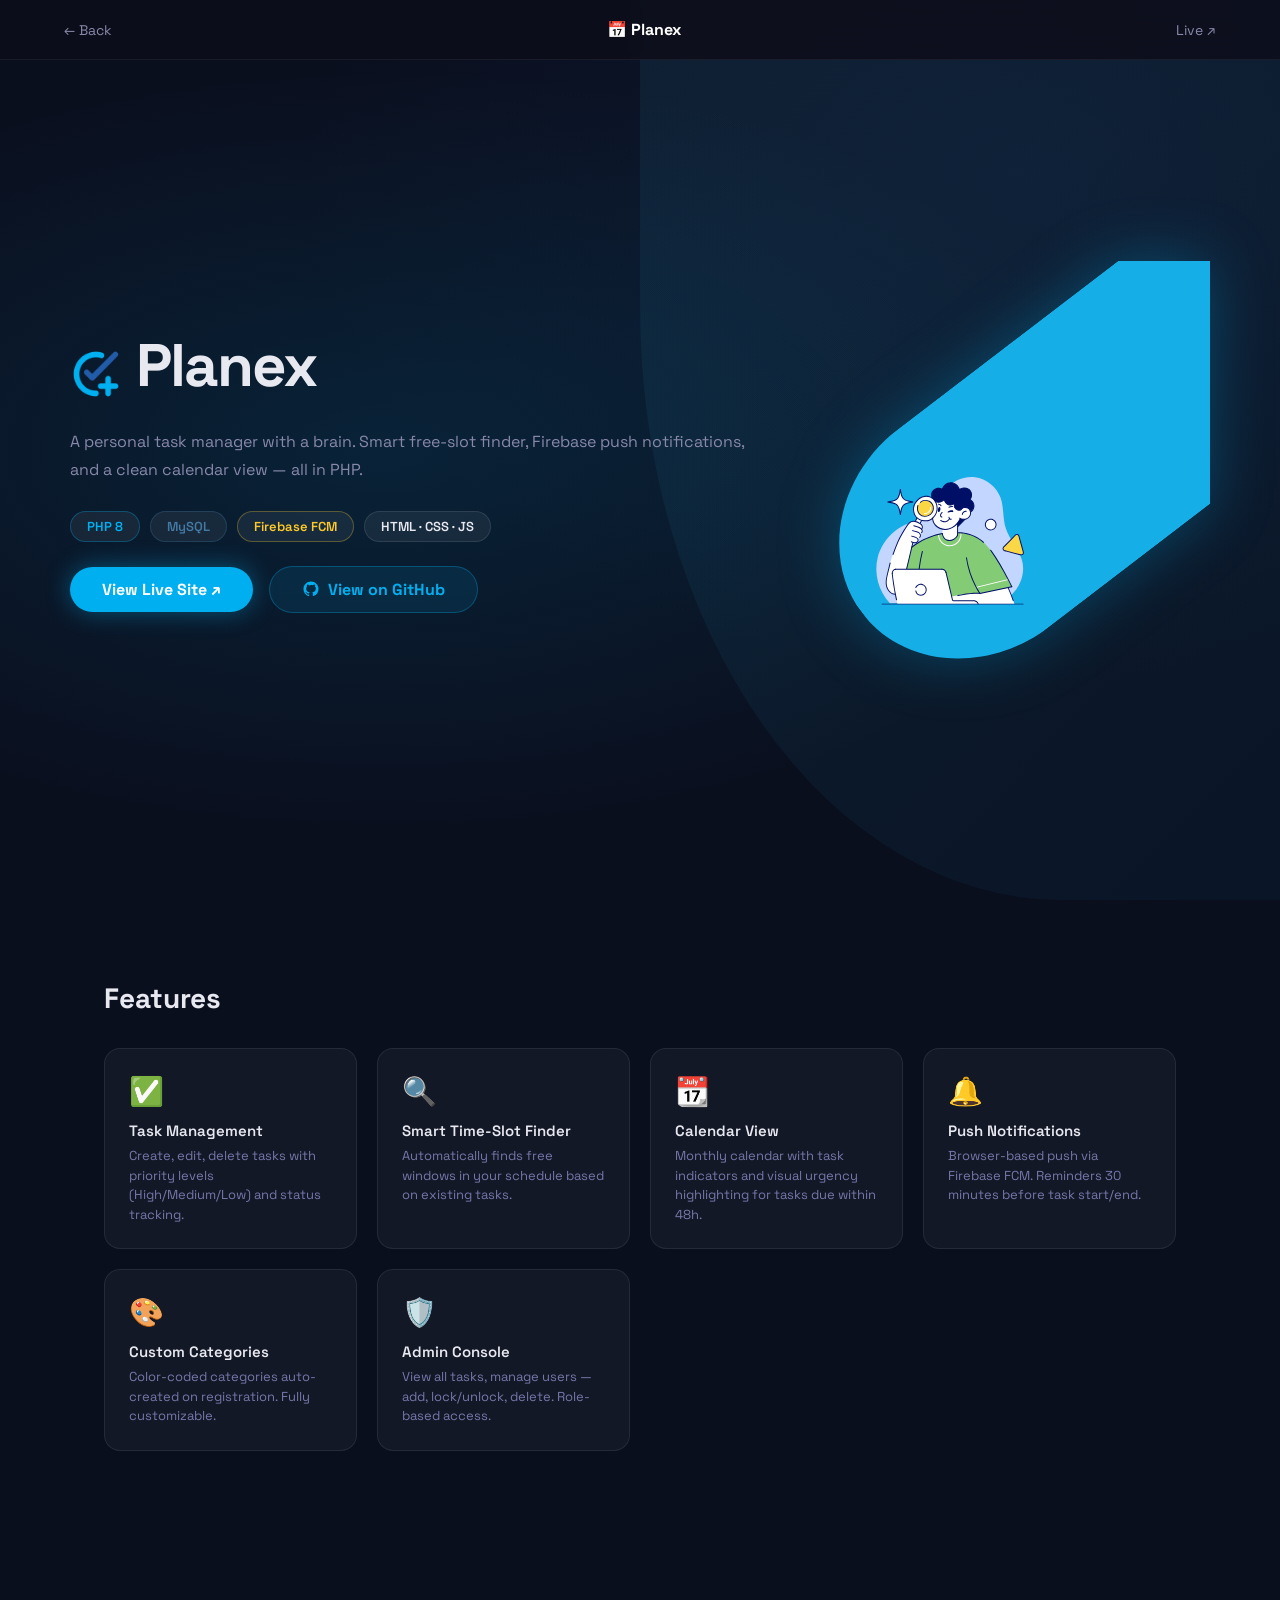
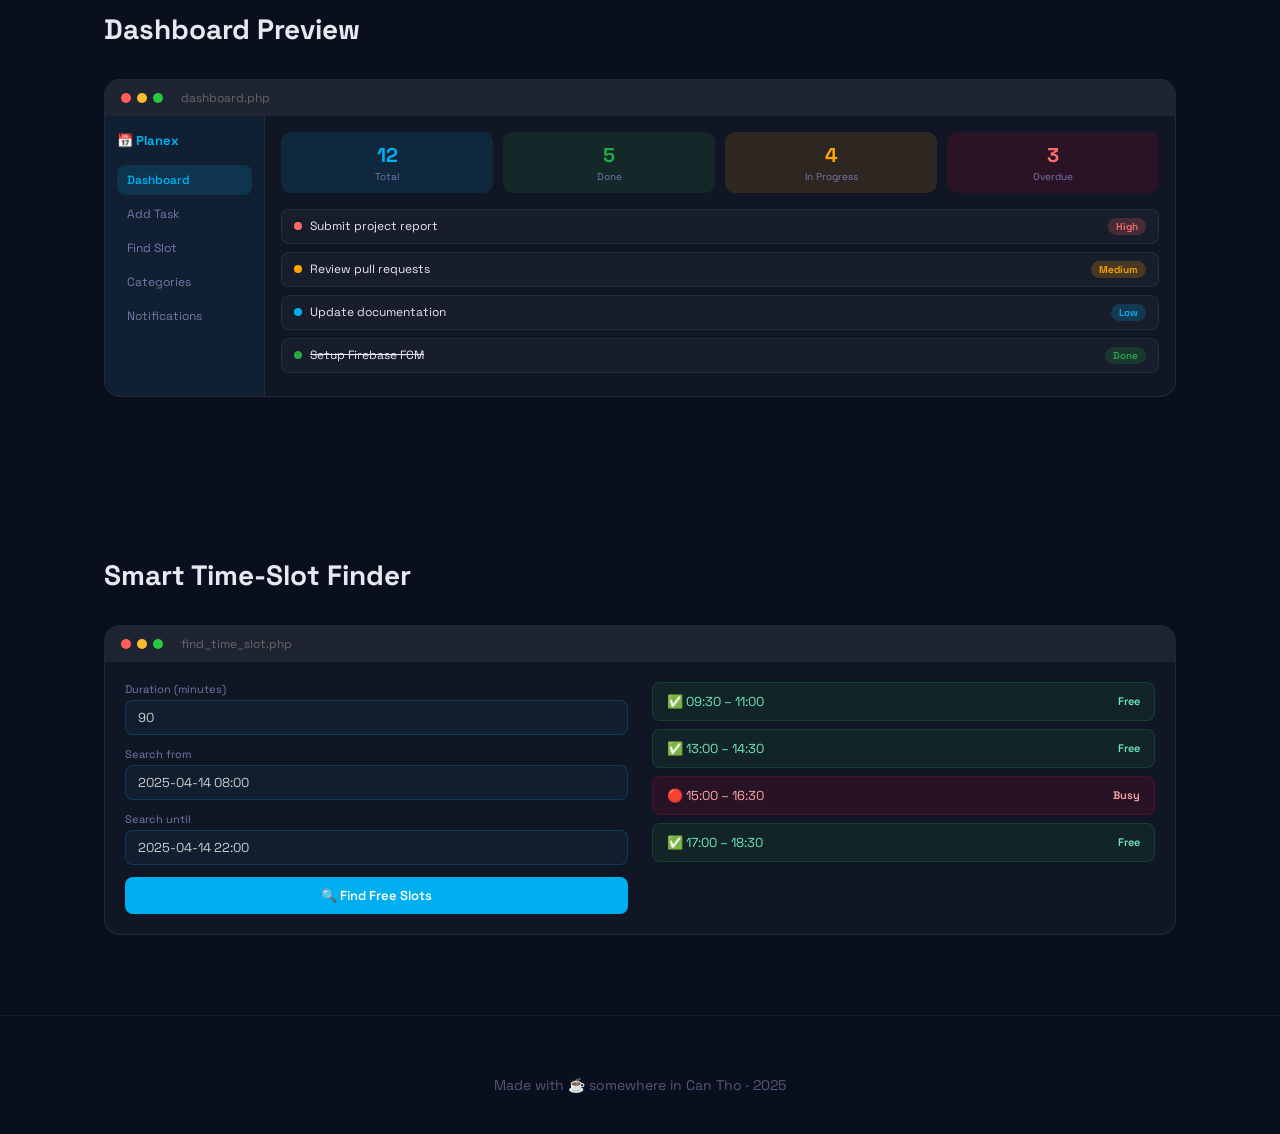
<file: planex.html>
<!DOCTYPE html>
<html lang="vi">

<head>
    <meta charset="UTF-8" />
    <meta name="viewport" content="width=device-width, initial-scale=1.0" />
    <title>Planex – Demo</title>
    <link
        href="https://fonts.googleapis.com/css2?family=K2D:wght@300;400;600;700;800&family=Space+Grotesk:wght@400;500;600;700&display=swap"
        rel="stylesheet" />
    <link rel="stylesheet" href="style.css" />
    <link rel="stylesheet" href="planex.css" />
</head>

<body class="planex-body">

    <nav class="demo-nav">
        <a href="index.html">← Back</a>
        <span class="nav-title">📅 Planex</span>
        <a href="https://drstone113.infinityfree.me/Planex/public" target="_blank">Live ↗</a>
    </nav>

    <!-- HERO -->
    <section class="demo-hero planex-hero">
        <div class="planex-bg-blob"></div>
        <div class="demo-hero-content reveal">
            <div class="planex-logo-row">
                <img src="assets/planex/logo.png" alt="Planex logo" class="planex-logo" />
                <h1>Planex</h1>
            </div>
            <p>A personal task manager with a brain. Smart free-slot finder, Firebase push notifications, and a clean
                calendar view — all in PHP.</p>
            <div class="tech-stack-list">
                <span class="tech-tag" style="color:var(--blue);border-color:rgba(0,175,239,0.3)">PHP 8</span>
                <span class="tech-tag" style="color:#4479A1;border-color:rgba(68,121,161,0.3)">MySQL</span>
                <span class="tech-tag" style="color:#FFCA28;border-color:rgba(255,202,40,0.3)">Firebase FCM</span>
                <span class="tech-tag">HTML · CSS · JS</span>
            </div>
            <div style="display:flex;gap:16px;flex-wrap:wrap;align-items:center;margin-top:24px">
                <a href="https://drstone113.infinityfree.me/Planex/public" target="_blank" class="hero-cta"
                    style="display:inline-flex;align-items:center;margin-top:0">View Live Site ↗</a>
                <a href="https://github.com/DrStone113/personal-task-manager" target="_blank"
                    style="display:inline-flex;align-items:center;gap:8px;padding:12px 32px;background:rgba(0,175,239,0.1);border:1px solid rgba(0,175,239,0.3);border-radius:30px;color:#00afef;font-weight:700;font-size:16px;text-decoration:none;transition:background .2s"
                    onmouseover="this.style.background='rgba(0,175,239,0.2)'"
                    onmouseout="this.style.background='rgba(0,175,239,0.1)'">
                    <svg width="18" height="18" viewBox="0 0 24 24" fill="currentColor">
                        <path
                            d="M12 2C6.48 2 2 6.48 2 12c0 4.42 2.87 8.17 6.84 9.49.5.09.68-.22.68-.48v-1.7c-2.78.6-3.37-1.34-3.37-1.34-.45-1.16-1.11-1.47-1.11-1.47-.91-.62.07-.61.07-.61 1 .07 1.53 1.03 1.53 1.03.89 1.52 2.34 1.08 2.91.83.09-.65.35-1.08.63-1.33-2.22-.25-4.55-1.11-4.55-4.94 0-1.09.39-1.98 1.03-2.68-.1-.25-.45-1.27.1-2.64 0 0 .84-.27 2.75 1.02A9.56 9.56 0 0112 6.8c.85 0 1.71.11 2.51.33 1.91-1.29 2.75-1.02 2.75-1.02.55 1.37.2 2.39.1 2.64.64.7 1.03 1.59 1.03 2.68 0 3.84-2.34 4.68-4.57 4.93.36.31.68.92.68 1.85v2.74c0 .27.18.58.69.48A10.01 10.01 0 0022 12c0-5.52-4.48-10-10-10z" />
                    </svg>
                    View on GitHub
                </a>
            </div>
        </div>
        <div class="planex-banner-img reveal">
            <img src="assets/planex/banner-img.svg" alt="Planex banner" />
        </div>
    </section>

    <!-- FEATURES -->
    <div class="demo-section reveal">
        <h2>Features</h2>
        <div class="feature-grid">
            <div class="feature-item planex-fi">
                <div class="fi-icon">✅</div>
                <h4>Task Management</h4>
                <p>Create, edit, delete tasks with priority levels (High/Medium/Low) and status tracking.</p>
            </div>
            <div class="feature-item planex-fi">
                <div class="fi-icon">🔍</div>
                <h4>Smart Time-Slot Finder</h4>
                <p>Automatically finds free windows in your schedule based on existing tasks.</p>
            </div>
            <div class="feature-item planex-fi">
                <div class="fi-icon">📆</div>
                <h4>Calendar View</h4>
                <p>Monthly calendar with task indicators and visual urgency highlighting for tasks due within 48h.</p>
            </div>
            <div class="feature-item planex-fi">
                <div class="fi-icon">🔔</div>
                <h4>Push Notifications</h4>
                <p>Browser-based push via Firebase FCM. Reminders 30 minutes before task start/end.</p>
            </div>
            <div class="feature-item planex-fi">
                <div class="fi-icon">🎨</div>
                <h4>Custom Categories</h4>
                <p>Color-coded categories auto-created on registration. Fully customizable.</p>
            </div>
            <div class="feature-item planex-fi">
                <div class="fi-icon">🛡️</div>
                <h4>Admin Console</h4>
                <p>View all tasks, manage users — add, lock/unlock, delete. Role-based access.</p>
            </div>
        </div>
    </div>

    <!-- MOCKUP: Dashboard -->
    <div class="demo-section reveal">
        <h2>Dashboard Preview</h2>
        <div class="screen-mockup">
            <div class="screen-bar">
                <div class="screen-dot red"></div>
                <div class="screen-dot yellow"></div>
                <div class="screen-dot green"></div>
                <span style="margin-left:12px;font-size:12px;color:#666">dashboard.php</span>
            </div>
            <div class="screen-body planex-dashboard-mock">
                <div class="mock-sidebar">
                    <div class="mock-logo">📅 Planex</div>
                    <div class="mock-nav-item active">Dashboard</div>
                    <div class="mock-nav-item">Add Task</div>
                    <div class="mock-nav-item">Find Slot</div>
                    <div class="mock-nav-item">Categories</div>
                    <div class="mock-nav-item">Notifications</div>
                </div>
                <div class="mock-main">
                    <div class="mock-stats-row">
                        <div class="mock-stat blue"><span class="stat-num">12</span><span
                                class="stat-label">Total</span></div>
                        <div class="mock-stat green"><span class="stat-num">5</span><span class="stat-label">Done</span>
                        </div>
                        <div class="mock-stat orange"><span class="stat-num">4</span><span class="stat-label">In
                                Progress</span></div>
                        <div class="mock-stat red"><span class="stat-num">3</span><span
                                class="stat-label">Overdue</span></div>
                    </div>
                    <div class="mock-tasks">
                        <div class="mock-task high"><span class="priority-dot"></span>Submit project report <span
                                class="task-badge high-badge">High</span></div>
                        <div class="mock-task med"><span class="priority-dot"></span>Review pull requests <span
                                class="task-badge med-badge">Medium</span></div>
                        <div class="mock-task low"><span class="priority-dot"></span>Update documentation <span
                                class="task-badge low-badge">Low</span></div>
                        <div class="mock-task done"><span class="priority-dot done-dot"></span><s>Setup Firebase FCM</s>
                            <span class="task-badge done-badge">Done</span>
                        </div>
                    </div>
                </div>
            </div>
        </div>
    </div>

    <!-- MOCKUP: Find Time Slot -->
    <div class="demo-section reveal">
        <h2>Smart Time-Slot Finder</h2>
        <div class="screen-mockup">
            <div class="screen-bar">
                <div class="screen-dot red"></div>
                <div class="screen-dot yellow"></div>
                <div class="screen-dot green"></div>
                <span style="margin-left:12px;font-size:12px;color:#666">find_time_slot.php</span>
            </div>
            <div class="screen-body planex-slot-mock">
                <div class="slot-form">
                    <div class="slot-field"><label>Duration (minutes)</label>
                        <div class="slot-input">90</div>
                    </div>
                    <div class="slot-field"><label>Search from</label>
                        <div class="slot-input">2025-04-14 08:00</div>
                    </div>
                    <div class="slot-field"><label>Search until</label>
                        <div class="slot-input">2025-04-14 22:00</div>
                    </div>
                    <div class="slot-btn">🔍 Find Free Slots</div>
                </div>
                <div class="slot-results">
                    <div class="slot-result available">✅ 09:30 – 11:00 <span>Free</span></div>
                    <div class="slot-result available">✅ 13:00 – 14:30 <span>Free</span></div>
                    <div class="slot-result busy">🔴 15:00 – 16:30 <span>Busy</span></div>
                    <div class="slot-result available">✅ 17:00 – 18:30 <span>Free</span></div>
                </div>
            </div>
        </div>
    </div>

    <footer class="footer">
        <p>Made with ☕ somewhere in Can Tho · 2025</p>
    </footer>
    <script src="main.js"></script>
</body>

</html>
</file>
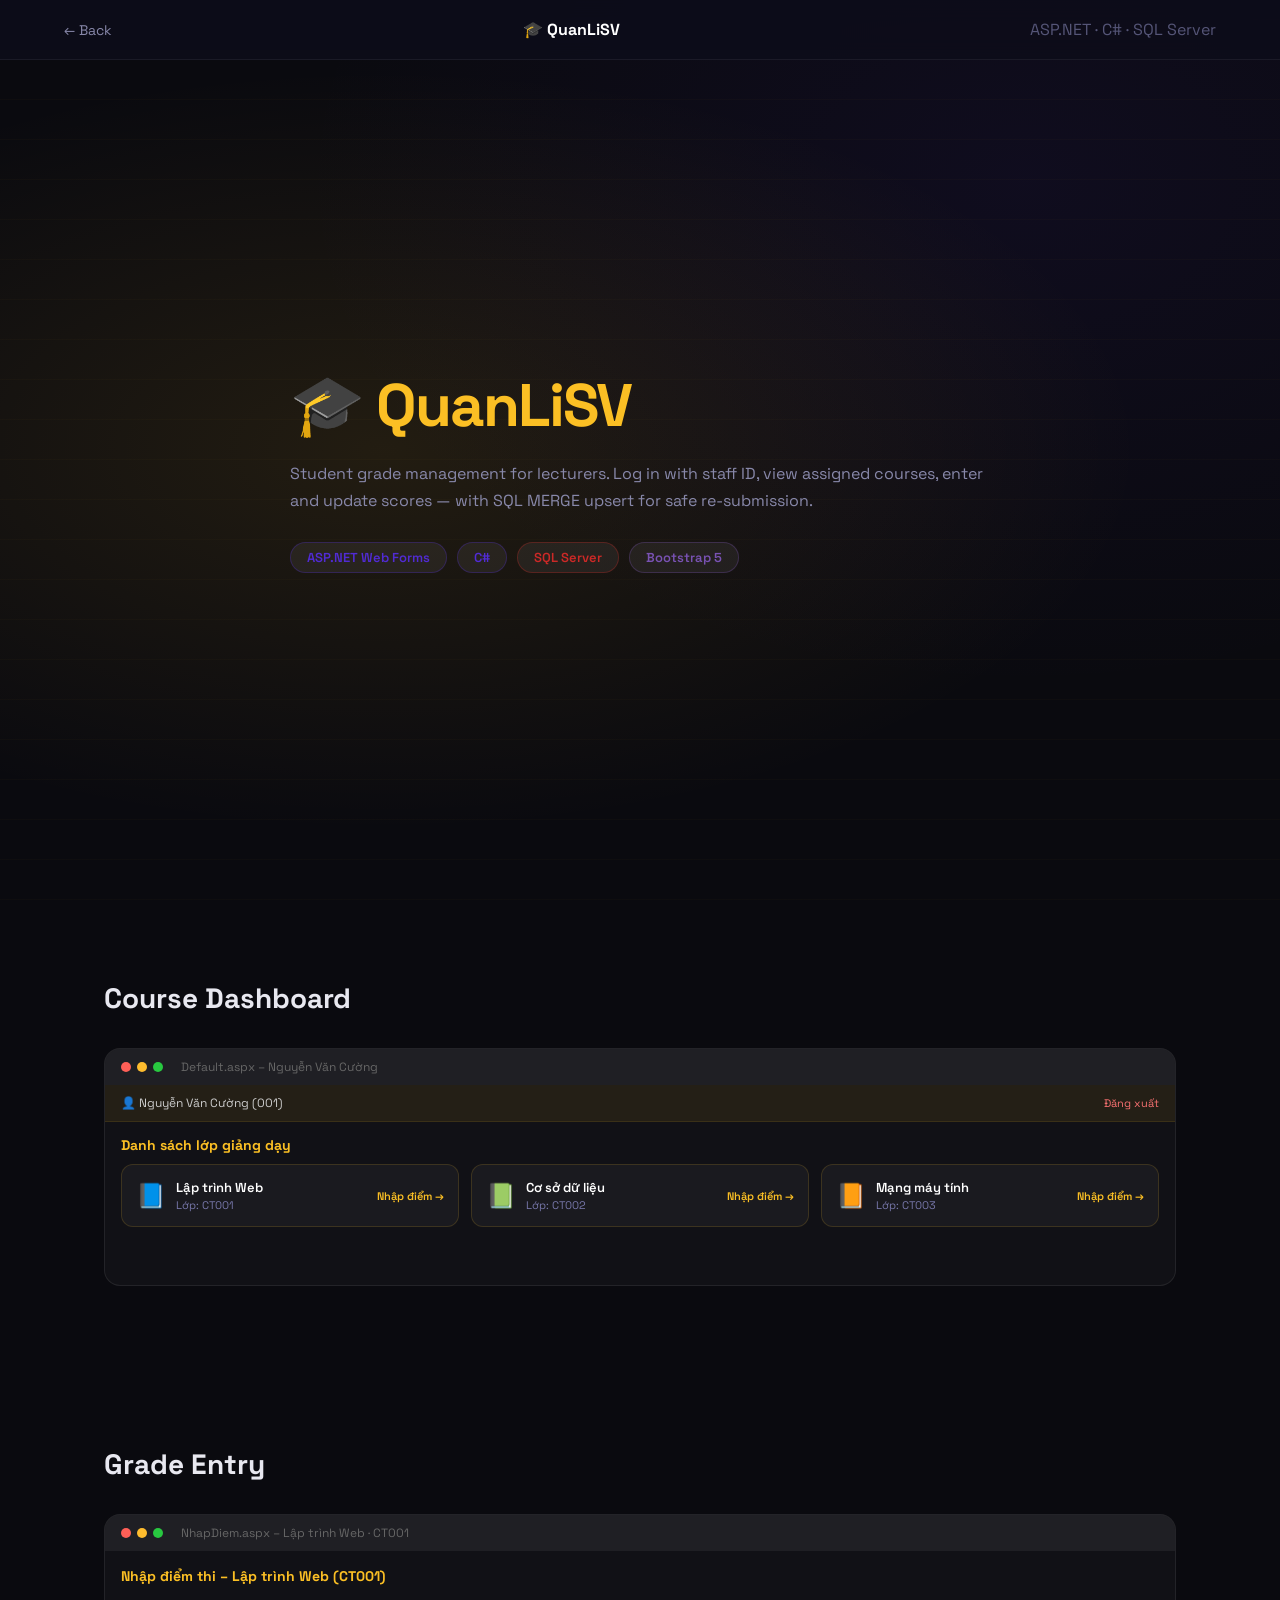
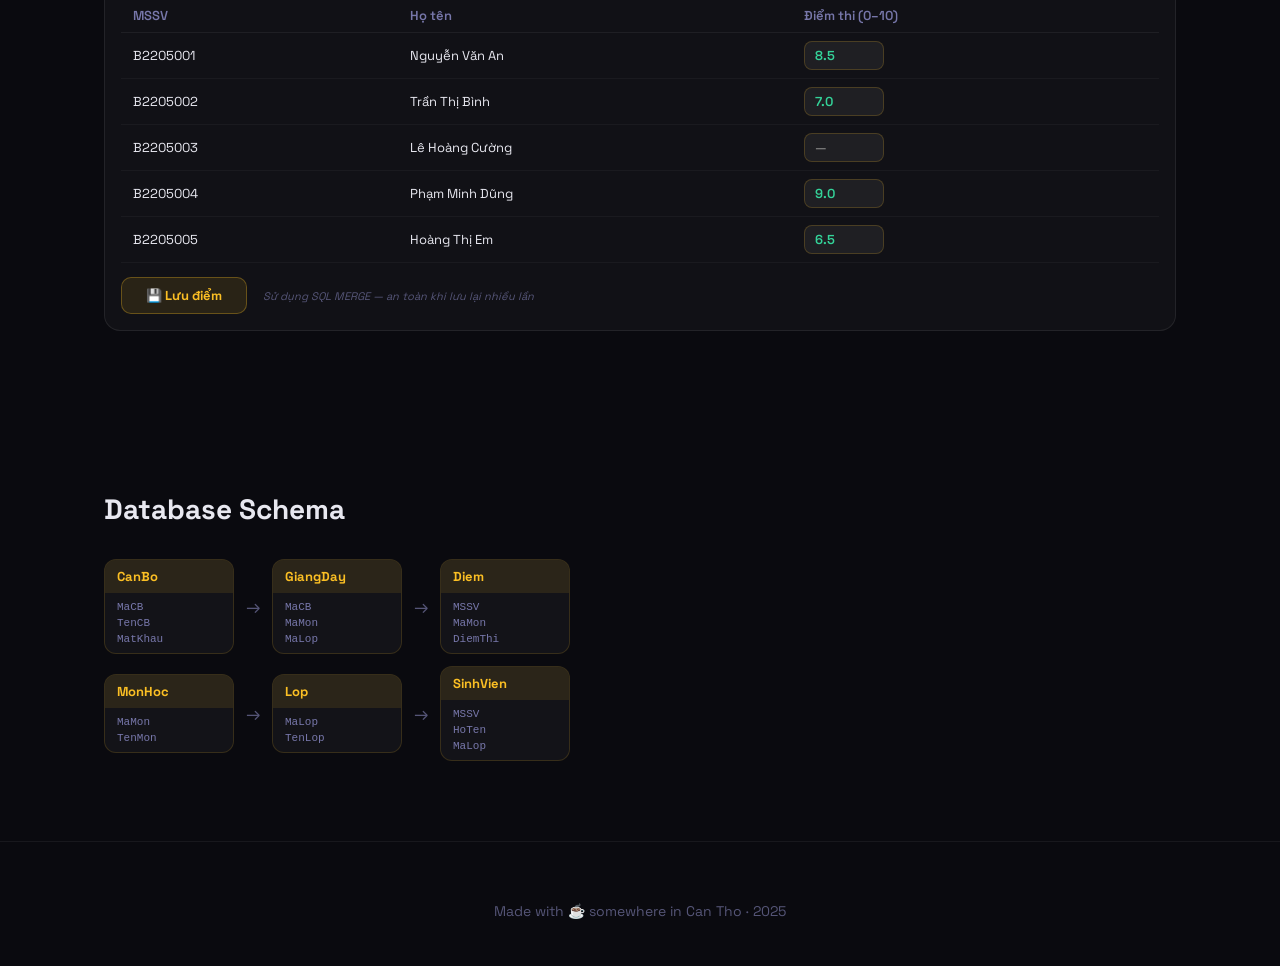
<file: quanlisv.html>
<!DOCTYPE html>
<html lang="vi">

<head>
    <meta charset="UTF-8" />
    <meta name="viewport" content="width=device-width, initial-scale=1.0" />
    <title>QuanLiSV – Demo</title>
    <link href="https://fonts.googleapis.com/css2?family=Space+Grotesk:wght@400;500;600;700&display=swap"
        rel="stylesheet" />
    <link rel="stylesheet" href="style.css" />
    <link rel="stylesheet" href="quanlisv.css" />
</head>

<body class="qlsv-body">

    <nav class="demo-nav">
        <a href="index.html">← Back</a>
        <span class="nav-title">🎓 QuanLiSV</span>
        <span style="color:#555577">ASP.NET · C# · SQL Server</span>
    </nav>

    <!-- HERO -->
    <section class="demo-hero qlsv-hero">
        <div class="qlsv-bg"></div>
        <div class="demo-hero-content reveal">
            <h1>🎓 <span style="color:#fbbf24">QuanLiSV</span></h1>
            <p>Student grade management for lecturers. Log in with staff ID, view assigned courses, enter and update
                scores — with SQL MERGE upsert for safe re-submission.</p>
            <div class="tech-stack-list">
                <span class="tech-tag" style="color:#512BD4;border-color:rgba(81,43,212,0.3)">ASP.NET Web Forms</span>
                <span class="tech-tag" style="color:#512BD4;border-color:rgba(81,43,212,0.3)">C#</span>
                <span class="tech-tag" style="color:#CC2927;border-color:rgba(204,41,39,0.3)">SQL Server</span>
                <span class="tech-tag" style="color:#7952B3;border-color:rgba(121,82,179,0.3)">Bootstrap 5</span>
            </div>
        </div>
    </section>

    <!-- DASHBOARD MOCKUP -->
    <div class="demo-section reveal">
        <h2>Course Dashboard</h2>
        <div class="screen-mockup">
            <div class="screen-bar">
                <div class="screen-dot red"></div>
                <div class="screen-dot yellow"></div>
                <div class="screen-dot green"></div>
                <span style="margin-left:12px;font-size:12px;color:#666">Default.aspx – Nguyễn Văn Cường</span>
            </div>
            <div class="screen-body qlsv-dashboard">
                <div class="qlsv-header-bar">
                    <span>👤 Nguyễn Văn Cường (001)</span>
                    <span class="qlsv-logout">Đăng xuất</span>
                </div>
                <div class="qlsv-title">Danh sách lớp giảng dạy</div>
                <div class="qlsv-cards">
                    <div class="qlsv-course-card">
                        <div class="qc-icon">📘</div>
                        <div class="qc-info">
                            <div class="qc-subject">Lập trình Web</div>
                            <div class="qc-class">Lớp: CT001</div>
                        </div>
                        <div class="qc-btn">Nhập điểm →</div>
                    </div>
                    <div class="qlsv-course-card">
                        <div class="qc-icon">📗</div>
                        <div class="qc-info">
                            <div class="qc-subject">Cơ sở dữ liệu</div>
                            <div class="qc-class">Lớp: CT002</div>
                        </div>
                        <div class="qc-btn">Nhập điểm →</div>
                    </div>
                    <div class="qlsv-course-card">
                        <div class="qc-icon">📙</div>
                        <div class="qc-info">
                            <div class="qc-subject">Mạng máy tính</div>
                            <div class="qc-class">Lớp: CT003</div>
                        </div>
                        <div class="qc-btn">Nhập điểm →</div>
                    </div>
                </div>
            </div>
        </div>
    </div>

    <!-- GRADE ENTRY MOCKUP -->
    <div class="demo-section reveal">
        <h2>Grade Entry</h2>
        <div class="screen-mockup">
            <div class="screen-bar">
                <div class="screen-dot red"></div>
                <div class="screen-dot yellow"></div>
                <div class="screen-dot green"></div>
                <span style="margin-left:12px;font-size:12px;color:#666">NhapDiem.aspx – Lập trình Web · CT001</span>
            </div>
            <div class="screen-body qlsv-grade-mock">
                <div class="qlsv-grade-title">Nhập điểm thi – Lập trình Web (CT001)</div>
                <table class="qlsv-table">
                    <thead>
                        <tr>
                            <th>MSSV</th>
                            <th>Họ tên</th>
                            <th>Điểm thi (0–10)</th>
                        </tr>
                    </thead>
                    <tbody id="gradeTable">
                        <tr>
                            <td>B2205001</td>
                            <td>Nguyễn Văn An</td>
                            <td><input class="grade-input" type="number" min="0" max="10" step="0.5" value="8.5" /></td>
                        </tr>
                        <tr>
                            <td>B2205002</td>
                            <td>Trần Thị Bình</td>
                            <td><input class="grade-input" type="number" min="0" max="10" step="0.5" value="7.0" /></td>
                        </tr>
                        <tr>
                            <td>B2205003</td>
                            <td>Lê Hoàng Cường</td>
                            <td><input class="grade-input" type="number" min="0" max="10" step="0.5" value=""
                                    placeholder="—" /></td>
                        </tr>
                        <tr>
                            <td>B2205004</td>
                            <td>Phạm Minh Dũng</td>
                            <td><input class="grade-input" type="number" min="0" max="10" step="0.5" value="9.0" /></td>
                        </tr>
                        <tr>
                            <td>B2205005</td>
                            <td>Hoàng Thị Em</td>
                            <td><input class="grade-input" type="number" min="0" max="10" step="0.5" value="6.5" /></td>
                        </tr>
                    </tbody>
                </table>
                <div class="qlsv-save-row">
                    <button class="qlsv-save-btn" id="saveBtn">💾 Lưu điểm</button>
                    <span class="qlsv-hint">Sử dụng SQL MERGE — an toàn khi lưu lại nhiều lần</span>
                </div>
            </div>
        </div>
    </div>

    <!-- DB SCHEMA -->
    <div class="demo-section reveal">
        <h2>Database Schema</h2>
        <div class="qlsv-schema">
            <div class="schema-table">
                <div class="st-name">CanBo</div>
                <div class="st-fields"><span>MaCB</span><span>TenCB</span><span>MatKhau</span></div>
            </div>
            <div class="schema-arrow">→</div>
            <div class="schema-table">
                <div class="st-name">GiangDay</div>
                <div class="st-fields"><span>MaCB</span><span>MaMon</span><span>MaLop</span></div>
            </div>
            <div class="schema-arrow">→</div>
            <div class="schema-table">
                <div class="st-name">Diem</div>
                <div class="st-fields"><span>MSSV</span><span>MaMon</span><span>DiemThi</span></div>
            </div>
        </div>
        <div class="qlsv-schema" style="margin-top:12px">
            <div class="schema-table">
                <div class="st-name">MonHoc</div>
                <div class="st-fields"><span>MaMon</span><span>TenMon</span></div>
            </div>
            <div class="schema-arrow">→</div>
            <div class="schema-table">
                <div class="st-name">Lop</div>
                <div class="st-fields"><span>MaLop</span><span>TenLop</span></div>
            </div>
            <div class="schema-arrow">→</div>
            <div class="schema-table">
                <div class="st-name">SinhVien</div>
                <div class="st-fields"><span>MSSV</span><span>HoTen</span><span>MaLop</span></div>
            </div>
        </div>
    </div>

    <footer class="footer">
        <p>Made with ☕ somewhere in Can Tho · 2025</p>
    </footer>
    <script src="main.js"></script>
    <script>
        document.getElementById('saveBtn')?.addEventListener('click', function () {
            this.textContent = '✅ Đã lưu!';
            this.style.background = 'rgba(52,211,153,0.2)';
            this.style.color = '#34d399';
            this.style.borderColor = 'rgba(52,211,153,0.4)';
            setTimeout(() => {
                this.textContent = '💾 Lưu điểm';
                this.style.background = '';
                this.style.color = '';
                this.style.borderColor = '';
            }, 2000);
        });
        document.querySelectorAll('.grade-input').forEach(inp => {
            inp.addEventListener('input', function () {
                const v = parseFloat(this.value);
                if (v > 10) this.value = 10;
                if (v < 0) this.value = 0;
                this.style.color = v >= 5 ? '#34d399' : '#f87171';
            });
            const v = parseFloat(inp.value);
            if (!isNaN(v)) inp.style.color = v >= 5 ? '#34d399' : '#f87171';
        });
    </script>
</body>

</html>
</file>
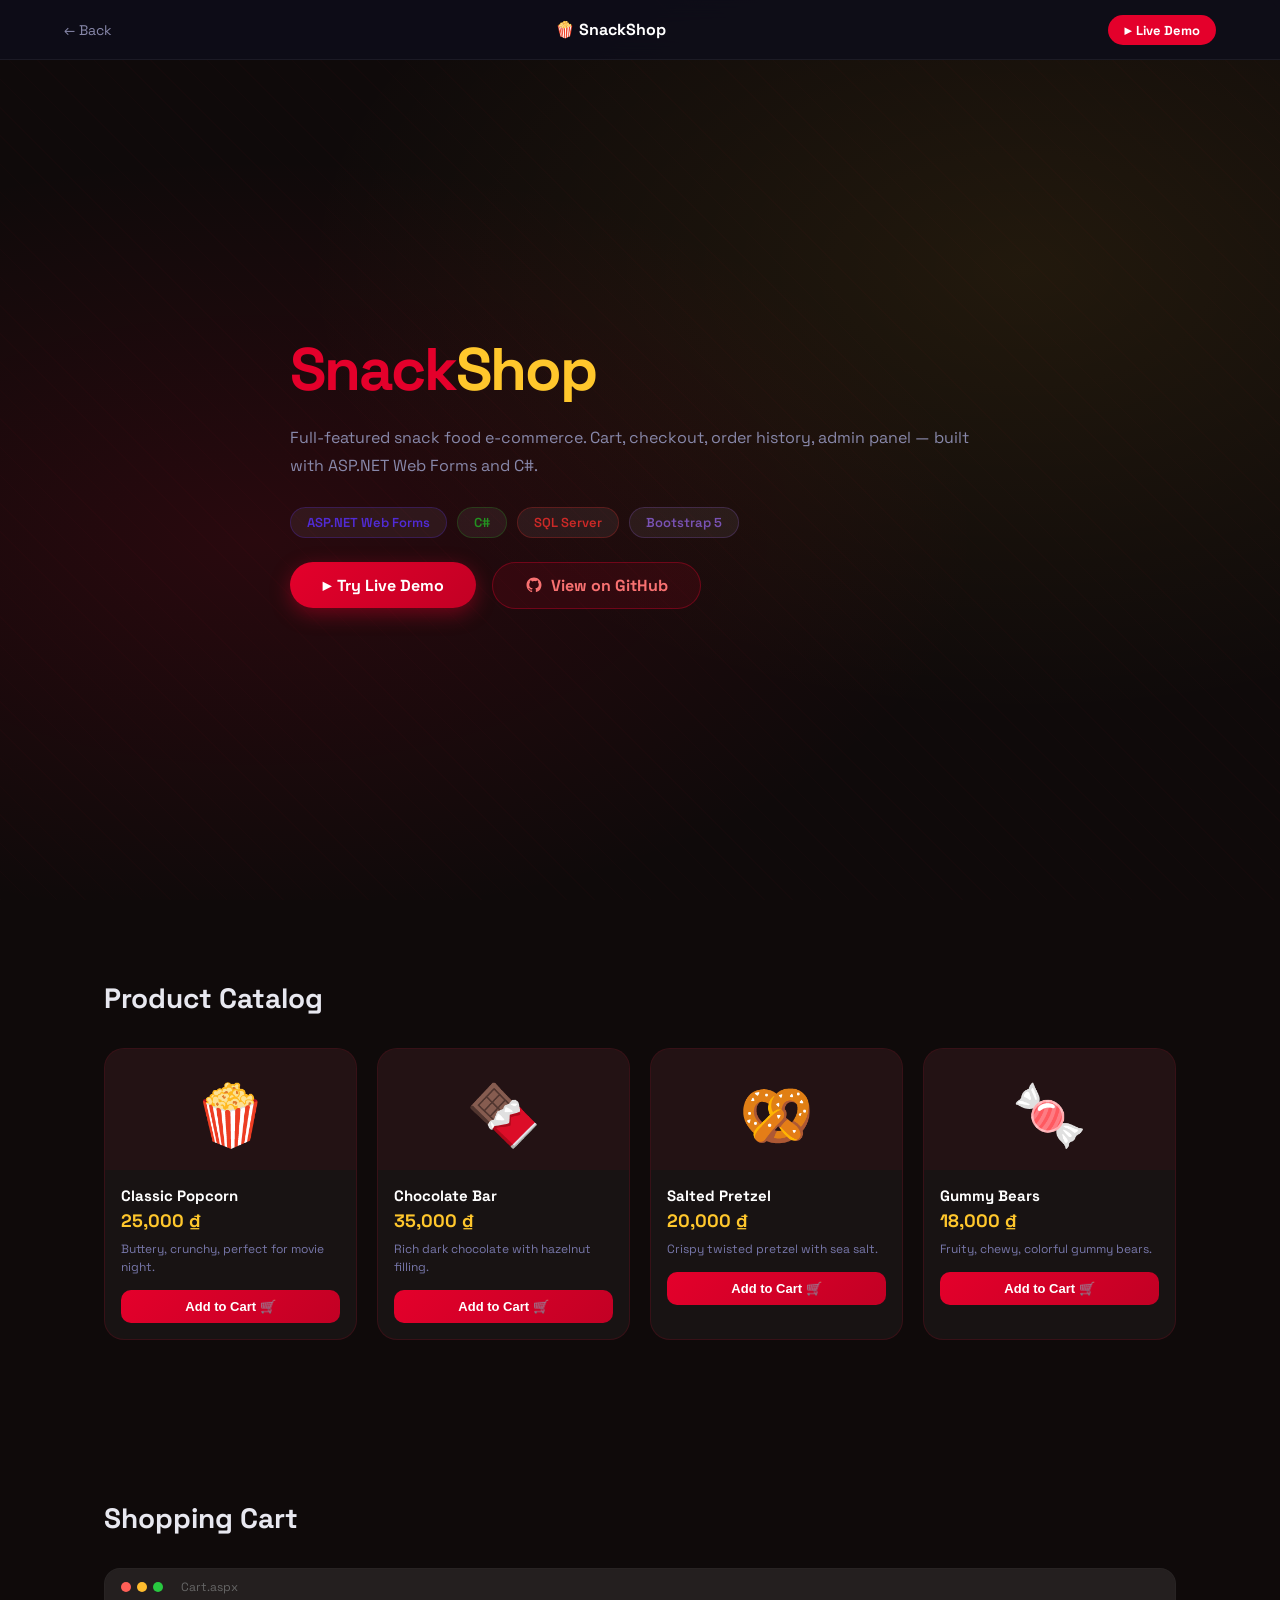
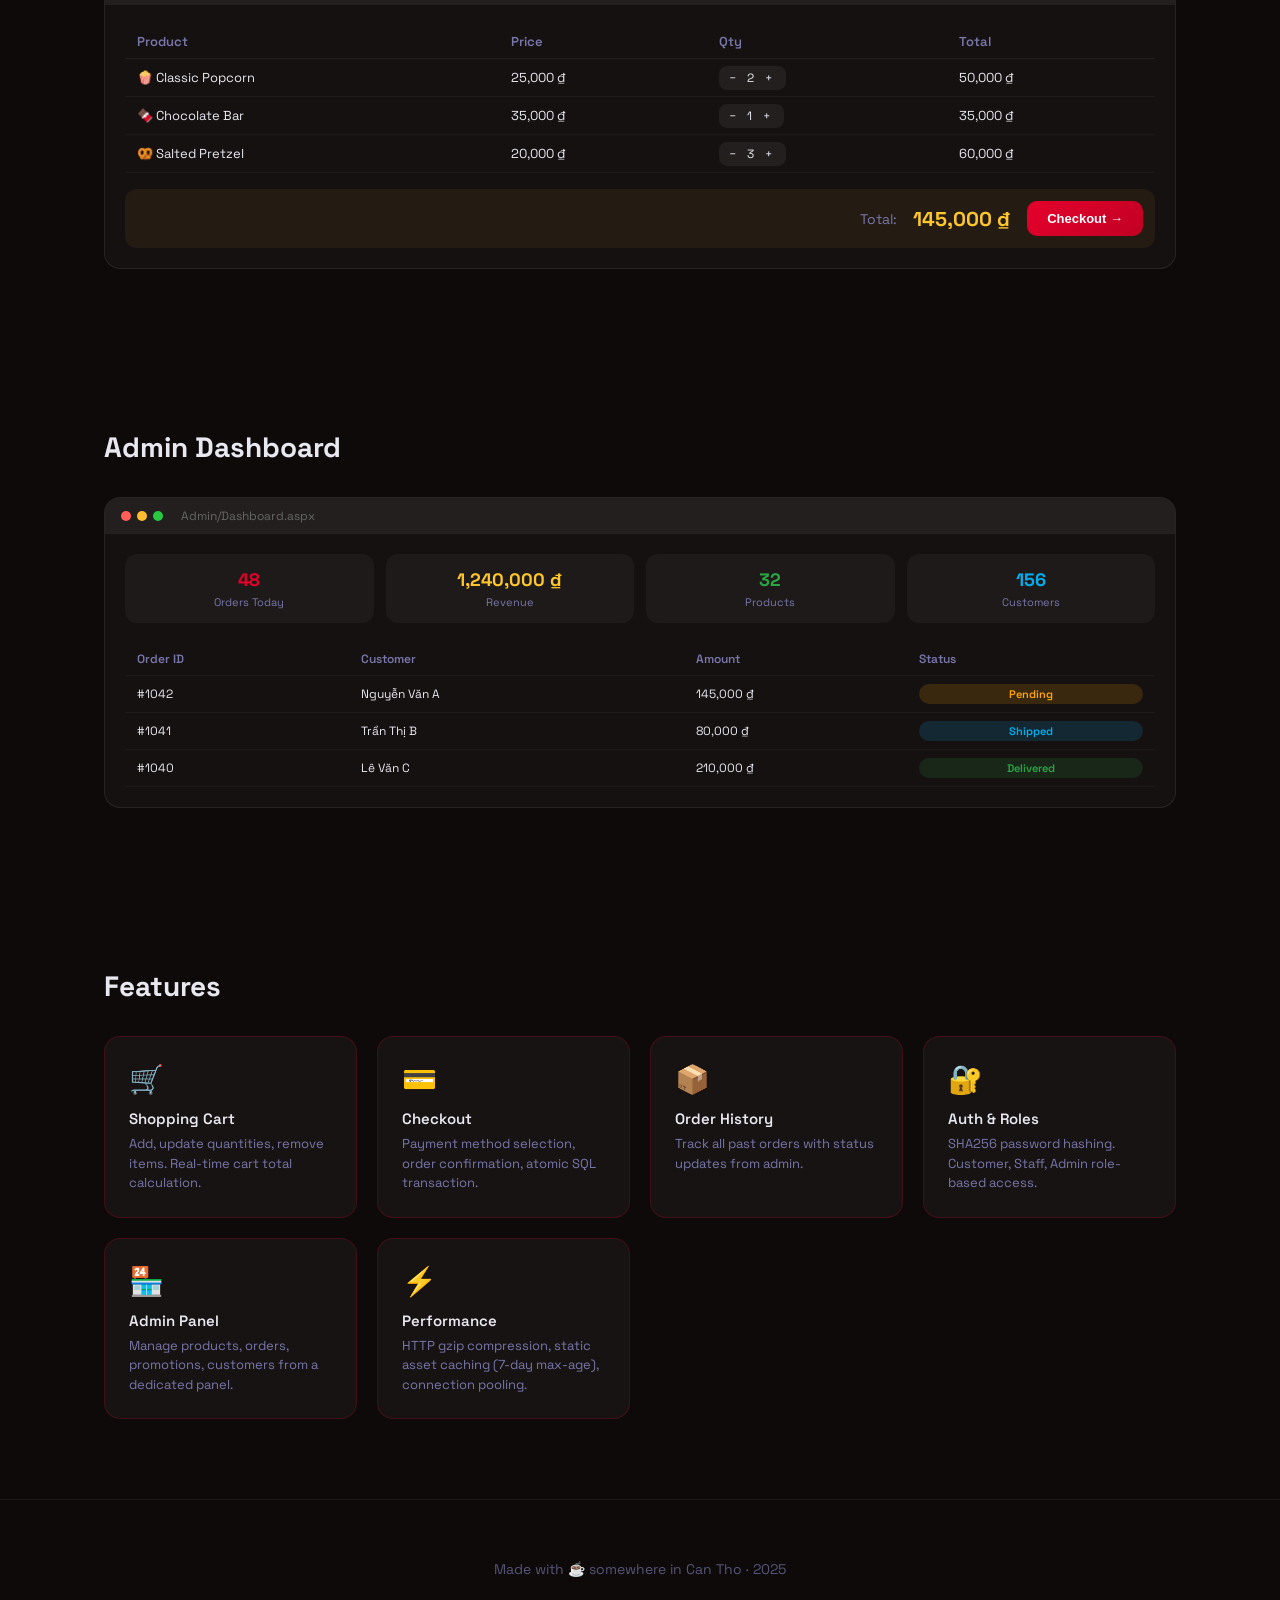
<file: snackshop.html>
<!DOCTYPE html>
<html lang="vi">

<head>
    <meta charset="UTF-8" />
    <meta name="viewport" content="width=device-width, initial-scale=1.0" />
    <title>SnackShop – Demo</title>
    <link href="https://fonts.googleapis.com/css2?family=Space+Grotesk:wght@400;500;600;700&display=swap"
        rel="stylesheet" />
    <link rel="stylesheet" href="style.css" />
    <link rel="stylesheet" href="snackshop.css" />
</head>

<body class="snack-body">

    <nav class="demo-nav">
        <a href="index.html">← Back</a>
        <span class="nav-title">🍿 SnackShop</span>
        <a href="https://drstone113.github.io/SnackShop/demo/" target="_blank"
            style="background:#E4002B;color:#fff;padding:6px 16px;border-radius:20px;font-size:13px;font-weight:700;text-decoration:none;">
            ▶ Live Demo
        </a>
    </nav>

    <!-- HERO -->
    <section class="demo-hero snack-hero">
        <div class="snack-bg"></div>
        <div class="demo-hero-content reveal">
            <h1><span style="color:#E4002B">Snack</span><span style="color:#FFC72C">Shop</span></h1>
            <p>Full-featured snack food e-commerce. Cart, checkout, order history, admin panel — built with ASP.NET Web
                Forms and C#.</p>
            <div class="tech-stack-list">
                <span class="tech-tag" style="color:#512BD4;border-color:rgba(81,43,212,0.3)">ASP.NET Web Forms</span>
                <span class="tech-tag" style="color:#239120;border-color:rgba(35,145,32,0.3)">C#</span>
                <span class="tech-tag" style="color:#CC2927;border-color:rgba(204,41,39,0.3)">SQL Server</span>
                <span class="tech-tag" style="color:#7952B3;border-color:rgba(121,82,179,0.3)">Bootstrap 5</span>
            </div>
            <div style="margin-top:24px;display:flex;gap:16px;flex-wrap:wrap;align-items:center;">
                <a href="https://drstone113.github.io/SnackShop/demo/" target="_blank"
                    style="display:inline-flex;align-items:center;background:linear-gradient(135deg,#E4002B,#C20024);color:#fff;padding:12px 32px;border-radius:30px;font-size:16px;font-weight:700;text-decoration:none;box-shadow:0 6px 20px rgba(228,0,43,0.4);">
                    ▶ Try Live Demo
                </a>
                <a href="https://github.com/DrStone113/SnackShop" target="_blank"
                    style="display:inline-flex;align-items:center;gap:8px;padding:12px 32px;background:rgba(228,0,43,0.1);border:1px solid rgba(228,0,43,0.35);border-radius:30px;color:#f87171;font-weight:700;font-size:16px;text-decoration:none;transition:background .2s"
                    onmouseover="this.style.background='rgba(228,0,43,0.2)'"
                    onmouseout="this.style.background='rgba(228,0,43,0.1)'">
                    <svg width="18" height="18" viewBox="0 0 24 24" fill="currentColor">
                        <path
                            d="M12 2C6.48 2 2 6.48 2 12c0 4.42 2.87 8.17 6.84 9.49.5.09.68-.22.68-.48v-1.7c-2.78.6-3.37-1.34-3.37-1.34-.45-1.16-1.11-1.47-1.11-1.47-.91-.62.07-.61.07-.61 1 .07 1.53 1.03 1.53 1.03.89 1.52 2.34 1.08 2.91.83.09-.65.35-1.08.63-1.33-2.22-.25-4.55-1.11-4.55-4.94 0-1.09.39-1.98 1.03-2.68-.1-.25-.45-1.27.1-2.64 0 0 .84-.27 2.75 1.02A9.56 9.56 0 0112 6.8c.85 0 1.71.11 2.51.33 1.91-1.29 2.75-1.02 2.75-1.02.55 1.37.2 2.39.1 2.64.64.7 1.03 1.59 1.03 2.68 0 3.84-2.34 4.68-4.57 4.93.36.31.68.92.68 1.85v2.74c0 .27.18.58.69.48A10.01 10.01 0 0022 12c0-5.52-4.48-10-10-10z" />
                    </svg>
                    View on GitHub
                </a>
            </div>
        </div>
        <div class="snack-floating-items" id="snackItems"></div>
    </section>

    <!-- PRODUCT GRID MOCKUP -->
    <div class="demo-section reveal">
        <h2>Product Catalog</h2>
        <div class="snack-product-grid">
            <div class="snack-card">
                <div class="snack-img">🍿</div>
                <div class="snack-info">
                    <div class="snack-name">Classic Popcorn</div>
                    <div class="snack-price">25,000 ₫</div>
                    <div class="snack-desc">Buttery, crunchy, perfect for movie night.</div>
                    <button class="snack-btn">Add to Cart 🛒</button>
                </div>
            </div>
            <div class="snack-card">
                <div class="snack-img">🍫</div>
                <div class="snack-info">
                    <div class="snack-name">Chocolate Bar</div>
                    <div class="snack-price">35,000 ₫</div>
                    <div class="snack-desc">Rich dark chocolate with hazelnut filling.</div>
                    <button class="snack-btn">Add to Cart 🛒</button>
                </div>
            </div>
            <div class="snack-card">
                <div class="snack-img">🥨</div>
                <div class="snack-info">
                    <div class="snack-name">Salted Pretzel</div>
                    <div class="snack-price">20,000 ₫</div>
                    <div class="snack-desc">Crispy twisted pretzel with sea salt.</div>
                    <button class="snack-btn">Add to Cart 🛒</button>
                </div>
            </div>
            <div class="snack-card">
                <div class="snack-img">🍬</div>
                <div class="snack-info">
                    <div class="snack-name">Gummy Bears</div>
                    <div class="snack-price">18,000 ₫</div>
                    <div class="snack-desc">Fruity, chewy, colorful gummy bears.</div>
                    <button class="snack-btn">Add to Cart 🛒</button>
                </div>
            </div>
        </div>
    </div>

    <!-- CART MOCKUP -->
    <div class="demo-section reveal">
        <h2>Shopping Cart</h2>
        <div class="screen-mockup">
            <div class="screen-bar">
                <div class="screen-dot red"></div>
                <div class="screen-dot yellow"></div>
                <div class="screen-dot green"></div>
                <span style="margin-left:12px;font-size:12px;color:#666">Cart.aspx</span>
            </div>
            <div class="screen-body snack-cart-mock">
                <table class="snack-table">
                    <thead>
                        <tr>
                            <th>Product</th>
                            <th>Price</th>
                            <th>Qty</th>
                            <th>Total</th>
                        </tr>
                    </thead>
                    <tbody>
                        <tr>
                            <td>🍿 Classic Popcorn</td>
                            <td>25,000 ₫</td>
                            <td><span class="qty-ctrl">− 2 +</span></td>
                            <td>50,000 ₫</td>
                        </tr>
                        <tr>
                            <td>🍫 Chocolate Bar</td>
                            <td>35,000 ₫</td>
                            <td><span class="qty-ctrl">− 1 +</span></td>
                            <td>35,000 ₫</td>
                        </tr>
                        <tr>
                            <td>🥨 Salted Pretzel</td>
                            <td>20,000 ₫</td>
                            <td><span class="qty-ctrl">− 3 +</span></td>
                            <td>60,000 ₫</td>
                        </tr>
                    </tbody>
                </table>
                <div class="snack-cart-total">
                    <span>Total:</span><span class="total-price">145,000 ₫</span>
                    <button class="snack-checkout-btn">Checkout →</button>
                </div>
            </div>
        </div>
    </div>

    <!-- ADMIN MOCKUP -->
    <div class="demo-section reveal">
        <h2>Admin Dashboard</h2>
        <div class="screen-mockup">
            <div class="screen-bar">
                <div class="screen-dot red"></div>
                <div class="screen-dot yellow"></div>
                <div class="screen-dot green"></div>
                <span style="margin-left:12px;font-size:12px;color:#666">Admin/Dashboard.aspx</span>
            </div>
            <div class="screen-body snack-admin-mock">
                <div class="admin-stats">
                    <div class="admin-stat"><span class="as-num" style="color:#E4002B">48</span><span
                            class="as-label">Orders Today</span></div>
                    <div class="admin-stat"><span class="as-num" style="color:#FFC72C">1,240,000 ₫</span><span
                            class="as-label">Revenue</span></div>
                    <div class="admin-stat"><span class="as-num" style="color:#28a745">32</span><span
                            class="as-label">Products</span></div>
                    <div class="admin-stat"><span class="as-num" style="color:#00afef">156</span><span
                            class="as-label">Customers</span></div>
                </div>
                <div class="admin-orders">
                    <div class="admin-order-row header"><span>Order
                            ID</span><span>Customer</span><span>Amount</span><span>Status</span></div>
                    <div class="admin-order-row"><span>#1042</span><span>Nguyễn Văn A</span><span>145,000 ₫</span><span
                            class="status pending">Pending</span></div>
                    <div class="admin-order-row"><span>#1041</span><span>Trần Thị B</span><span>80,000 ₫</span><span
                            class="status shipped">Shipped</span></div>
                    <div class="admin-order-row"><span>#1040</span><span>Lê Văn C</span><span>210,000 ₫</span><span
                            class="status delivered">Delivered</span></div>
                </div>
            </div>
        </div>
    </div>

    <!-- FEATURES -->
    <div class="demo-section reveal">
        <h2>Features</h2>
        <div class="feature-grid">
            <div class="feature-item" style="border-color:rgba(228,0,43,0.2)">
                <div class="fi-icon">🛒</div>
                <h4>Shopping Cart</h4>
                <p>Add, update quantities, remove items. Real-time cart total calculation.</p>
            </div>
            <div class="feature-item" style="border-color:rgba(228,0,43,0.2)">
                <div class="fi-icon">💳</div>
                <h4>Checkout</h4>
                <p>Payment method selection, order confirmation, atomic SQL transaction.</p>
            </div>
            <div class="feature-item" style="border-color:rgba(228,0,43,0.2)">
                <div class="fi-icon">📦</div>
                <h4>Order History</h4>
                <p>Track all past orders with status updates from admin.</p>
            </div>
            <div class="feature-item" style="border-color:rgba(228,0,43,0.2)">
                <div class="fi-icon">🔐</div>
                <h4>Auth & Roles</h4>
                <p>SHA256 password hashing. Customer, Staff, Admin role-based access.</p>
            </div>
            <div class="feature-item" style="border-color:rgba(228,0,43,0.2)">
                <div class="fi-icon">🏪</div>
                <h4>Admin Panel</h4>
                <p>Manage products, orders, promotions, customers from a dedicated panel.</p>
            </div>
            <div class="feature-item" style="border-color:rgba(228,0,43,0.2)">
                <div class="fi-icon">⚡</div>
                <h4>Performance</h4>
                <p>HTTP gzip compression, static asset caching (7-day max-age), connection pooling.</p>
            </div>
        </div>
    </div>

    <footer class="footer">
        <p>Made with ☕ somewhere in Can Tho · 2025</p>
    </footer>
    <script src="main.js"></script>
    <script>
        // Animate add to cart buttons
        document.querySelectorAll('.snack-btn').forEach(btn => {
            btn.addEventListener('click', function () {
                this.textContent = '✅ Added!';
                this.style.background = '#28a745';
                setTimeout(() => { this.textContent = 'Add to Cart 🛒'; this.style.background = ''; }, 1500);
            });
        });
    </script>
</body>

</html>
</file>
<file: adventure.css>
:root{--night:#071923;--deep:#0b2934;--panel:#153b44;--panel-2:#1c4d4a;--ink:#f4fff8;--soft:#c2d8d1;--line:rgba(222,255,239,.2);--lime:#d8f46a;--aqua:#81e8bf;--sky:#6db4dd;--gold:#f3cc65;--orange:#ef946c;--pixel:"Press Start 2P",monospace;--mono:"DM Mono",monospace;--sans:Manrope,Arial,sans-serif}*{box-sizing:border-box}html{scroll-behavior:smooth}body{margin:0;overflow-x:hidden;background:var(--night);color:var(--ink);font-family:var(--sans)}a{color:inherit}.screen-grain{position:fixed;inset:0;z-index:99;pointer-events:none;opacity:.06;background-image:repeating-linear-gradient(0deg,transparent 0 3px,rgba(255,255,255,.15) 4px);mix-blend-mode:soft-light}.game-nav{position:sticky;z-index:20;top:0;display:flex;align-items:center;justify-content:space-between;gap:20px;height:68px;padding:0 max(22px,calc((100vw - 1240px)/2));border-bottom:2px solid rgba(216,244,106,.25);background:rgba(5,20,29,.91);backdrop-filter:blur(12px)}.game-logo{display:flex;align-items:center;gap:9px;text-decoration:none}.game-logo span{display:grid;place-items:center;width:32px;height:32px;border:2px solid var(--lime);background:#194b45;color:var(--lime);font-family:var(--pixel);font-size:10px;box-shadow:3px 3px 0 #020b10}.game-logo b{font-family:var(--pixel);font-size:9px;letter-spacing:.03em}.game-nav nav{display:flex;gap:26px}.game-nav nav a,.nav-github{color:#c2d8d1;text-decoration:none;font-family:var(--mono);font-size:11px;font-weight:700}.game-nav nav a:hover,.nav-github:hover{color:var(--lime)}.nav-github i{margin-left:5px;color:var(--lime);font-style:normal}.launch-level{position:relative;isolation:isolate;display:grid;grid-template-columns:1fr 1fr;align-items:center;min-height:calc(100vh - 68px);padding:78px max(22px,calc((100vw - 1240px)/2)) 96px;overflow:hidden;background:linear-gradient(145deg,#0a202c,#134253)}.launch-grid{position:absolute;z-index:-2;inset:0;background-image:linear-gradient(rgba(255,255,255,.06) 1px,transparent 1px),linear-gradient(90deg,rgba(255,255,255,.06) 1px,transparent 1px),url("assets/images/Background/Blue.png");background-size:48px 48px,48px 48px,96px 96px;opacity:.68}.launch-level:after{content:"";position:absolute;z-index:-1;inset:0;background:radial-gradient(circle at 83% 37%,rgba(216,244,106,.2),transparent 23%),linear-gradient(90deg,rgba(4,16,25,.9),rgba(4,18,25,.28) 62%,rgba(4,18,25,.04))}.pixel-kicker{display:flex;align-items:center;gap:9px;margin:0;color:var(--lime);font-family:var(--pixel);font-size:8px;line-height:1.8}.pixel-kicker span{width:7px;height:7px;border-radius:50%;background:var(--lime);box-shadow:0 0 0 5px rgba(216,244,106,.15)}.launch-copy{position:relative;z-index:2;max-width:640px}.launch-copy h1{margin:23px 0 20px;font-size:clamp(56px,7vw,96px);font-weight:800;letter-spacing:-.08em;line-height:.85}.launch-copy h1 em,.level-heading h2 em,.contact-level h2 em{color:var(--lime);font-style:normal}.launch-intro{max-width:575px;margin:0;color:#d3e4df;font-size:16px;line-height:1.75}.launch-actions,.contact-level>div{display:flex;flex-wrap:wrap;gap:10px;margin-top:30px}.pixel-button{display:inline-flex;align-items:center;justify-content:space-between;gap:22px;padding:13px 15px;border:2px solid var(--lime);box-shadow:4px 4px 0 #020c12;color:var(--ink);font-family:var(--mono);font-size:12px;font-weight:800;text-decoration:none;transition:transform .18s,box-shadow .18s}.pixel-button:hover{transform:translate(-2px,-2px);box-shadow:6px 6px 0 #020c12}.pixel-button b{font-size:15px}.pixel-button--lime{background:var(--lime);color:#16332b}.pixel-button--line{background:rgba(6,22,30,.43)}.status-row{display:flex;flex-wrap:wrap;gap:10px 18px;margin-top:43px;color:#b8d0c9;font-family:var(--mono);font-size:10px}.status-row i{display:inline-block;width:6px;height:6px;margin-right:5px;border-radius:50%;background:var(--aqua);box-shadow:0 0 0 4px rgba(129,232,191,.12)}.launch-world{position:relative;align-self:stretch;min-height:480px}.cloud{position:absolute;border-radius:80px;background:rgba(237,250,253,.18);box-shadow:26px 10px 0 rgba(237,250,253,.14),-22px 13px 0 rgba(237,250,253,.11)}.cloud--one{top:16%;right:29%;width:78px;height:25px}.cloud--two{top:33%;right:4%;width:48px;height:18px;opacity:.58}.cloud--three{top:10%;left:26%;width:42px;height:15px;opacity:.44}.hero-platform{position:absolute;height:17px;border:2px solid #2a1821;border-radius:2px;background:linear-gradient(#efb27b 0 27%,#833d44 27% 64%,#e4a36d 64% 78%,#291d29 78%);box-shadow:0 5px 0 rgba(4,18,25,.35)}.hero-platform:after{content:"";position:absolute;inset:3px 8px 7px;background:repeating-linear-gradient(90deg,rgba(255,231,169,.66) 0 3px,transparent 3px 23px)}.hero-platform--high{top:28%;right:4%;width:40%}.hero-platform--mid{top:52%;right:28%;width:38%}.hero-platform--floor{right:-8%;bottom:10%;width:108%;height:34px;background:linear-gradient(#7ebf53 0 22%,#336f3b 22% 54%,#1b4e39 54%);border-color:#102d2a}.hero-sprite{position:absolute;right:25%;bottom:calc(10% + 34px);width:96px;height:96px;background-image:url("assets/images/Main Characters/Virtual Guy/Idle (32x32).png");background-size:1056px 96px;background-repeat:no-repeat;image-rendering:pixelated;animation:hero-idle 1.1s steps(11) infinite}.hero-sprite span{position:absolute;top:-17px;left:10px;color:#f3fff8;font-family:var(--mono);font-size:9px;white-space:nowrap;text-shadow:2px 2px #152b32}@keyframes hero-idle{to{background-position:-1056px 0}}.hero-fruit{position:absolute;display:block;width:50px;height:50px;background-image:url("assets/images/Items/Fruits/Apple.png");background-size:850px 50px;background-repeat:no-repeat;image-rendering:pixelated}.hero-fruit--a{right:19%;top:20%;background-position:-150px 0}.hero-fruit--b{right:53%;top:45%;transform:scale(.7);background-position:-400px 0}.hero-sign{position:absolute;right:4%;bottom:calc(10% + 48px);display:flex;align-items:center;gap:7px;color:#f3fff8;font-family:var(--pixel);font-size:7px;line-height:1.7}.hero-sign b{display:grid;place-items:center;width:28px;height:28px;border:2px solid #193b35;background:var(--lime);color:#173b32;font-size:10px}.launch-footer{position:absolute;right:max(22px,calc((100vw - 1240px)/2));bottom:25px;left:max(22px,calc((100vw - 1240px)/2));display:flex;align-items:center;gap:11px;color:#c1d8d1;font-family:var(--pixel);font-size:7px}.launch-footer i{width:100px;height:3px;background:rgba(255,255,255,.23)}.player-panel{display:grid;grid-template-columns:160px minmax(0,1fr) 300px;gap:40px;align-items:center;max-width:1240px;margin:0 auto;padding:86px 0;background:#0b2630}.player-avatar{position:relative;display:grid;place-items:center;width:132px;height:132px;border:3px solid var(--lime);background:#1b574e;box-shadow:7px 7px 0 #04151d;font-family:var(--pixel)}.player-avatar span{font-size:28px;color:var(--lime)}.player-avatar i{position:absolute;right:-46px;bottom:-25px;padding:5px;background:#071923;color:#eafdf3;font-family:var(--pixel);font-size:6px;font-style:normal;line-height:1.6}.player-summary h2{margin:13px 0;font-size:clamp(31px,4vw,51px);line-height:1;letter-spacing:-.065em}.player-summary>p:last-child{max-width:570px;margin:0;color:#bed4ce;font-size:14px;line-height:1.75}.player-loadout{padding:19px;border:1px solid var(--line);background:#123842;box-shadow:5px 5px 0 #04151d}.player-loadout>p{margin:0 0 15px;color:var(--lime);font-family:var(--pixel);font-size:8px}.player-loadout div{display:flex;flex-wrap:wrap;gap:6px}.player-loadout span{border:1px solid rgba(216,244,106,.34);padding:5px 6px;color:#d8f46a;font-family:var(--mono);font-size:9px}.player-loadout a{display:block;margin-top:19px;padding-top:12px;border-top:1px solid var(--line);color:#effef8;font-family:var(--mono);font-size:10px;font-weight:700;text-decoration:none}.player-loadout b{color:var(--lime);font-size:13px}.pixel-story{position:relative;height:305vh;background:#10212c}.pixel-story-sticky{position:sticky;top:0;height:100vh;overflow:hidden;background:linear-gradient(#72b7de 0%,#b6dfe5 54%,#90c47c 70%,#386a4a 100%)}.pixel-story-canvas{position:absolute;inset:0;width:100%;height:100%;image-rendering:pixelated}.story-shade{position:absolute;inset:0;pointer-events:none;background:linear-gradient(90deg,rgba(4,17,27,.73),rgba(4,17,27,.22) 55%,rgba(4,17,27,.1)),linear-gradient(0deg,rgba(4,17,27,.56),transparent 33%)}.story-hud{position:absolute;z-index:2;right:max(22px,calc((100vw - 1240px)/2));left:max(22px,calc((100vw - 1240px)/2));display:flex;align-items:center;justify-content:space-between;color:#effff7;font-family:var(--pixel);font-size:7px;letter-spacing:.02em;text-shadow:2px 2px #193a41}.story-hud--top{top:28px}.story-hud--top span:first-child:before{content:"";display:inline-block;width:7px;height:7px;margin-right:7px;border-radius:50%;background:var(--lime);box-shadow:0 0 0 5px rgba(216,244,106,.13)}.story-hud--bottom{bottom:28px;justify-content:flex-start;gap:13px}.story-meter{width:min(190px,25vw);height:5px;border:1px solid rgba(255,255,255,.5);background:rgba(5,23,31,.4)}.story-meter i{display:block;width:100%;height:100%;transform:scaleX(0);transform-origin:left;background:var(--lime);box-shadow:0 0 12px var(--lime)}.story-copy{position:absolute;z-index:2;top:50%;left:max(22px,calc((100vw - 1240px)/2));width:min(520px,48vw);transform:translateY(-51%);text-shadow:2px 2px rgba(4,20,26,.35)}.story-copy h2{margin:16px 0;font-size:clamp(46px,5.8vw,79px);line-height:.9;letter-spacing:-.075em}.story-copy h2 em{color:var(--lime);font-style:normal}.story-copy>p:not(.pixel-kicker){margin:0;color:#e6f5ef;font-size:14px;line-height:1.75}.story-steps{display:flex;gap:14px;margin:25px 0 20px;color:#c3d6d4;font-family:var(--mono);font-size:10px}.story-steps span{opacity:.55}.story-steps .is-active{color:var(--lime);opacity:1}.story-steps span:before{content:"";display:inline-block;width:5px;height:5px;margin-right:5px;border-radius:50%;background:currentColor}.story-link{display:inline-flex;gap:9px;padding-bottom:6px;border-bottom:1px solid rgba(255,255,255,.6);color:#fff;font-family:var(--mono);font-size:11px;font-weight:800;text-decoration:none}.story-link b{color:var(--lime);font-size:14px}.story-caption{position:absolute;z-index:2;right:max(22px,calc((100vw - 1240px)/2));bottom:78px;display:flex;align-items:center;gap:8px;max-width:270px;color:#f2fff7;font-family:var(--pixel);font-size:7px;line-height:1.8;text-align:right;text-shadow:2px 2px rgba(4,17,27,.5)}.story-caption>span:first-child{width:7px;height:7px;border-radius:50%;background:var(--gold);box-shadow:0 0 0 5px rgba(243,204,101,.16)}.mission-level{padding:110px max(22px,calc((100vw - 1240px)/2));background:#0f2e3c;background-image:linear-gradient(rgba(255,255,255,.028) 1px,transparent 1px),linear-gradient(90deg,rgba(255,255,255,.028) 1px,transparent 1px),url("assets/images/Background/Blue.png");background-size:32px 32px,32px 32px,96px 96px}.level-heading{display:grid;grid-template-columns:minmax(0,1fr) 300px;gap:42px;align-items:end;max-width:960px;margin-bottom:50px}.level-heading h2{margin:17px 0 0;font-size:clamp(37px,4.8vw,64px);line-height:1;letter-spacing:-.07em}.level-heading h2 em{color:var(--lime);font-style:normal}.level-heading>p:last-child{margin:0;color:#c0d9d2;font-size:14px;line-height:1.7}.boss-mission{display:grid;grid-template-columns:.87fr 1.13fr;min-height:535px;overflow:hidden;border:3px solid #8bc798;background:#1c514d;box-shadow:8px 8px 0 #061923}.boss-copy{padding:42px}.mission-id{margin:0 0 37px;color:var(--lime);font-family:var(--pixel);font-size:8px}.boss-copy h3{display:flex;align-items:center;gap:13px;margin:0;font-size:43px;letter-spacing:-.07em}.boss-copy h3 span{display:grid;place-items:center;width:47px;height:47px;border:2px solid #b8e98d;background:#1d7662;font-size:24px}.boss-copy>p{max-width:440px;margin:17px 0;color:#d2e9df;font-size:14px;line-height:1.7}.boss-copy ul{display:grid;gap:10px;margin:0;padding:0;list-style:none;color:#d9ece4;font-family:var(--mono);font-size:11px}.boss-copy li b{color:var(--lime);font-size:15px}.mission-tags{display:flex;flex-wrap:wrap;gap:6px;margin:26px 0}.mission-tags span{border:1px solid rgba(216,244,106,.45);padding:5px 7px;color:var(--lime);font-family:var(--mono);font-size:9px}.mission-links{display:flex;gap:20px}.mission-links a{color:#f2fff7;font-family:var(--mono);font-size:11px;font-weight:800;text-decoration:none}.mission-links b{color:var(--lime);font-size:14px}.boss-screen{position:relative;min-height:420px;margin:25px 25px 25px 0;overflow:hidden;border:2px solid rgba(216,244,106,.32);background:#0c2831;box-shadow:5px 5px 0 #102c31}.screen-bar{display:flex;align-items:center;gap:5px;height:35px;padding:0 13px;background:#143640}.screen-bar span{width:6px;height:6px;border-radius:50%;background:#e76f62}.screen-bar span:nth-child(2){background:#e8bf59}.screen-bar span:nth-child(3){background:#65c98c}.screen-bar i{margin-left:auto;color:#b9d6d0;font-family:var(--pixel);font-size:6px;font-style:normal}.screen-map{position:absolute;top:35px;right:0;left:0;bottom:112px;background:#1c4c54;background-image:linear-gradient(rgba(255,255,255,.07) 1px,transparent 1px),linear-gradient(90deg,rgba(255,255,255,.07) 1px,transparent 1px);background-size:23px 23px}.map-path{position:absolute;border:3px dashed;border-radius:80px}.path-one{top:21%;left:12%;width:58%;height:58%;border-color:#80e3a2;border-left:0;transform:rotate(-14deg)}.path-two{top:17%;right:8%;width:45%;height:46%;border-color:#edcf65;border-bottom:0;transform:rotate(37deg)}.path-three{bottom:7%;left:35%;width:31%;height:43%;border-color:#f1836c;border-right:0;transform:rotate(-22deg)}.truck{position:absolute;z-index:2;display:grid;place-items:center;width:35px;height:35px;border:2px solid #fff;border-radius:50%;background:#f6fff9;font-size:17px}.truck--one{top:43%;left:27%;border-color:#79de9b}.truck--two{top:24%;right:25%;border-color:#ecd068}.truck--three{right:34%;bottom:18%;border-color:#ef8d77}.screen-stats{position:absolute;right:0;bottom:0;left:0;padding:13px 17px;background:#effbf6;color:#203a3e;font-family:var(--mono);font-size:10px}.screen-stats p{display:flex;justify-content:space-between;margin:0 0 8px;color:#526d6d;font-size:8px}.screen-stats p b{color:#20825d}.screen-stats div{display:flex;align-items:center;gap:6px;padding:4px 0;border-top:1px solid #d9ebe2}.screen-stats i{width:6px;height:6px;border-radius:50%;background:#42ba77}.screen-stats i.warn{background:#d69a1a}.screen-stats span{margin-left:auto;padding:3px 5px;background:#e3f6e8;color:#16804f;font-size:8px}.screen-stats div:last-child span{background:#fff4d8;color:#9b6b08}.mission-grid{display:grid;grid-template-columns:repeat(3,1fr);gap:16px;margin-top:18px}.mission-card{position:relative;display:flex;min-height:275px;padding:23px;overflow:hidden;border:2px solid rgba(224,255,240,.28);background:#174050;box-shadow:5px 5px 0 #061923;color:#f2fff8;text-decoration:none;transition:transform .18s,box-shadow .18s,border-color .18s}.mission-card:hover{z-index:1;transform:translate(-3px,-3px);border-color:var(--lime);box-shadow:8px 8px 0 #061923}.mission-card:after{content:"";position:absolute;right:-37px;bottom:-37px;width:150px;height:150px;border:2px solid rgba(255,255,255,.18);background:rgba(255,255,255,.08);transform:rotate(45deg)}.mission-card p{position:absolute;top:20px;left:22px;margin:0;color:#c2dad4;font-family:var(--pixel);font-size:7px}.mission-card>span{align-self:center;margin-top:14px;font-size:37px}.mission-card h3{position:absolute;right:22px;bottom:75px;left:22px;margin:0;font-size:25px;letter-spacing:-.06em}.mission-card small{position:absolute;right:22px;bottom:50px;left:22px;color:var(--lime);font-family:var(--mono);font-size:9px}.mission-card>b{position:absolute;right:22px;bottom:22px;left:22px;overflow:hidden;height:17px;color:#d8e9e2;font-size:11px;line-height:1.45}.mission-card i{position:absolute;z-index:2;top:20px;right:20px;color:var(--lime);font-family:var(--pixel);font-size:7px;font-style:normal}.mission-card--snack{background:#3c3e4b}.mission-card--fashivo{background:#3d3452}.mission-card--pixel{background:#214967}.mission-card--planex{background:#1c4c65}.mission-card--helm{background:#245145}.mission-card--more{background:#4b4033}.skill-level{padding:110px max(22px,calc((100vw - 1240px)/2));background:#153e3e;background-image:linear-gradient(rgba(255,255,255,.026) 1px,transparent 1px),linear-gradient(90deg,rgba(255,255,255,.026) 1px,transparent 1px);background-size:32px 32px}.skill-tree{display:grid;grid-template-columns:repeat(3,1fr);border-top:2px solid rgba(216,244,106,.35)}.skill-tree article{min-height:287px;padding:28px 28px 25px;border-right:1px solid var(--line)}.skill-tree article:first-child{padding-left:0}.skill-tree article:last-child{border-right:0}.skill-tree article>span{color:var(--lime);font-family:var(--pixel);font-size:8px}.skill-icon{display:grid;place-items:center;width:45px;height:45px;margin:29px 0 20px;border:2px solid var(--lime);background:#1f5650;color:var(--lime);font-family:var(--pixel);font-size:16px;box-shadow:4px 4px 0 #071c22}.skill-tree h3{margin:0 0 10px;font-size:21px;letter-spacing:-.05em}.skill-tree p{min-height:70px;margin:0;color:#c4dcd3;font-size:13px;line-height:1.7}.skill-tree small{display:block;margin-top:16px;color:var(--lime);font-family:var(--mono);font-size:9px}.contact-level{position:relative;isolation:isolate;overflow:hidden;padding:125px max(22px,calc((100vw - 1240px)/2)) 132px;background:#0a2430}.contact-level:after{content:"";position:absolute;z-index:-1;right:8%;top:52px;width:320px;height:320px;border:2px solid rgba(216,244,106,.18);background:repeating-linear-gradient(90deg,rgba(216,244,106,.07) 0 12px,transparent 12px 24px),repeating-linear-gradient(0deg,rgba(216,244,106,.07) 0 12px,transparent 12px 24px);transform:rotate(45deg)}.contact-level h2{margin:19px 0;font-size:clamp(48px,6vw,82px);line-height:.91;letter-spacing:-.08em}.contact-level>p:not(.pixel-kicker){max-width:560px;margin:0;color:#c1d9d2;font-size:15px;line-height:1.75}footer{display:flex;align-items:center;justify-content:space-between;gap:20px;padding:25px max(22px,calc((100vw - 1240px)/2));border-top:2px solid rgba(216,244,106,.2);background:#061720;color:#9dbab2;font-family:var(--mono);font-size:10px}footer>a:last-child{color:#c8ded7;font-family:var(--pixel);font-size:7px;text-decoration:none}footer>a:last-child:hover{color:var(--lime)}.js-scroll [data-reveal]{opacity:0;transform:translateY(25px);transition:opacity .7s ease,transform .7s cubic-bezier(.22,1,.36,1)}.js-scroll [data-reveal].is-revealed{opacity:1;transform:none}@media(prefers-reduced-motion:reduce){.pixel-story{height:auto}.pixel-story-sticky{position:relative;min-height:720px}.story-meter i{transform:scaleX(.55)}.hero-sprite{animation:none}.js-scroll [data-reveal]{opacity:1;transform:none;transition:none}}@media(max-width:980px){.game-nav{padding:0 24px}.game-nav nav{display:none}.launch-level{grid-template-columns:1fr;padding:68px 24px 88px}.launch-copy{max-width:680px}.launch-world{min-height:380px}.player-panel{grid-template-columns:130px 1fr;gap:26px;padding:68px 24px}.player-loadout{grid-column:1/-1}.pixel-story{height:270vh}.story-copy{width:min(560px,70vw);top:44%}.story-caption{right:24px}.story-hud{right:24px;left:24px}.mission-level,.skill-level,.contact-level{padding-right:24px;padding-left:24px}.boss-mission{grid-template-columns:1fr}.boss-screen{min-height:390px;margin:0 24px 24px}.mission-grid{grid-template-columns:1fr 1fr}.skill-tree article{padding-right:18px;padding-left:18px}.skill-tree article:first-child{padding-left:0}}@media(max-width:640px){.game-nav{height:58px;padding:0 18px}.game-logo b{font-size:7px}.nav-github{font-size:9px}.launch-level{min-height:calc(100vh - 58px);padding:53px 20px 67px}.launch-copy h1{font-size:59px}.launch-intro{font-size:13px}.launch-world{min-height:310px;margin-top:18px}.hero-platform--high{top:18%;width:48%}.hero-platform--mid{top:51%;right:30%;width:42%}.hero-sprite{right:22%;width:72px;height:72px;background-size:792px 72px}.hero-sprite span{top:-15px;left:0;font-size:7px}@keyframes hero-idle{to{background-position:-792px 0}}.status-row{font-size:8px}.launch-footer{right:20px;bottom:19px;left:20px;font-size:6px}.launch-footer i{width:65px}.player-panel{grid-template-columns:1fr;padding:58px 20px}.player-avatar{width:105px;height:105px}.player-summary h2{font-size:38px}.player-loadout{grid-column:auto}.pixel-story{height:245vh}.pixel-story-sticky{min-height:610px}.story-shade{background:linear-gradient(180deg,rgba(4,17,27,.28),rgba(4,17,27,.4) 54%,rgba(4,17,27,.72))}.story-copy{top:auto;bottom:78px;left:20px;width:calc(100% - 40px);transform:none}.story-copy h2{margin:10px 0;font-size:48px}.story-copy>p:not(.pixel-kicker){font-size:12px;line-height:1.6}.story-hud--top{top:19px}.story-hud--bottom{bottom:20px;gap:8px;font-size:6px}.story-meter{width:70px}.story-caption{display:none}.mission-level,.skill-level,.contact-level{padding:72px 20px}.level-heading{grid-template-columns:1fr;gap:18px;margin-bottom:32px}.level-heading h2{font-size:40px}.boss-copy{padding:28px}.boss-copy h3{font-size:34px}.boss-screen{min-height:335px;margin:0 14px 14px}.mission-grid{grid-template-columns:1fr}.mission-card{min-height:245px}.skill-tree{grid-template-columns:1fr}.skill-tree article,.skill-tree article:first-child{min-height:auto;padding:27px 0;border-right:0;border-bottom:1px solid var(--line)}.skill-tree article:last-child{border-bottom:0}.skill-tree p{min-height:0}.contact-level h2{font-size:52px}.contact-level .pixel-button{width:100%}footer{flex-wrap:wrap;padding:22px 20px}}

/* Mission select: a lighter bento deck, rather than a wall of equally heavy panels. */
.mission-level{position:relative;isolation:isolate;padding-top:126px;padding-bottom:128px;background-color:#0b2430;background-image:radial-gradient(circle at 78% 6%,rgba(129,232,191,.12),transparent 21%),linear-gradient(rgba(255,255,255,.022) 1px,transparent 1px),linear-gradient(90deg,rgba(255,255,255,.022) 1px,transparent 1px);background-size:auto,40px 40px,40px 40px}.mission-level:before{content:"";position:absolute;z-index:-1;top:90px;right:-120px;width:540px;height:540px;border:1px solid rgba(216,244,106,.12);border-radius:50%;box-shadow:0 0 0 54px rgba(216,244,106,.025),0 0 0 108px rgba(216,244,106,.018)}.mission-level .level-heading{grid-template-columns:minmax(0,1fr) 320px;max-width:1180px;margin-bottom:42px}.mission-level .level-heading h2{max-width:690px}.mission-meta{align-self:end;padding:0 0 13px;border-bottom:1px solid rgba(216,244,106,.38)}.mission-meta p{margin:0;color:#bcd3cc;font-size:13px;line-height:1.7}.mission-meta span{display:block;margin-top:16px;color:var(--lime);font-family:var(--pixel);font-size:7px}.mission-meta b{margin-right:8px;font-size:16px}.boss-mission{position:relative;grid-template-columns:minmax(0,.95fr) minmax(410px,1.05fr);min-height:452px;border:1px solid rgba(184,233,141,.7);background:linear-gradient(110deg,rgba(23,74,70,.98),rgba(14,55,61,.98));box-shadow:10px 10px 0 #061923}.boss-mission:before{content:"FEATURED BUILD";position:absolute;z-index:1;top:17px;right:22px;color:rgba(216,244,106,.25);font-family:var(--pixel);font-size:6px;letter-spacing:.1em}.boss-copy{display:flex;flex-direction:column;align-items:flex-start;padding:36px 38px}.mission-id{margin:0 0 25px;color:#d8f46a;font-size:7px}.boss-copy h3{gap:12px;font-size:clamp(38px,3.4vw,51px)}.boss-copy h3 .feature-glyph{position:relative;display:block;width:43px;height:43px;border:2px solid #d8f46a;background:#123e41;box-shadow:4px 4px 0 #09242c}.feature-glyph i{position:absolute;display:block;width:10px;height:10px;border:2px solid #91ebbe;background:#1d7965}.feature-glyph i:first-child{top:8px;left:8px}.feature-glyph i:last-child{right:8px;bottom:8px;border-color:#f3cc65;background:#976c2d}.boss-copy>p{max-width:470px;margin:16px 0 17px;font-size:13px;line-height:1.72}.boss-copy ul{grid-template-columns:1fr 1fr;gap:9px 18px;font-size:10px}.boss-copy li:last-child{grid-column:1/-1}.mission-tags{margin:22px 0 20px}.mission-links{margin-top:auto;gap:22px}.boss-screen{min-height:0;height:auto;margin:18px 18px 18px 0;border:1px solid rgba(216,244,106,.45);box-shadow:5px 5px 0 #082129}.screen-bar{height:32px;background:#10323a}.screen-map{top:32px;bottom:94px;background-color:#123e47;background-image:linear-gradient(rgba(255,255,255,.055) 1px,transparent 1px),linear-gradient(90deg,rgba(255,255,255,.055) 1px,transparent 1px),radial-gradient(circle at 70% 25%,rgba(129,232,191,.1),transparent 27%);background-size:25px 25px,25px 25px,auto}.map-path{border-width:2px}.truck{width:36px;height:36px;border-color:#eafff2;background:#eafff2;box-shadow:0 0 0 4px rgba(6,25,32,.23)}.truck i{position:absolute;width:12px;height:9px;border:2px solid #164b51;background:#f3cc65}.truck i:after{content:"";position:absolute;right:-5px;bottom:-3px;width:4px;height:4px;border:1px solid #164b51;border-radius:50%;background:#1d4d54;box-shadow:-8px 0 0 #1d4d54}.truck b{position:absolute;top:26px;color:#143941;font-family:var(--pixel);font-size:5px}.screen-stats{padding:10px 14px;font-size:9px}.screen-stats p{margin-bottom:5px}.screen-stats div{padding:3px 0}.mission-grid{grid-template-columns:repeat(12,minmax(0,1fr));gap:14px;margin-top:16px}.mission-card{display:flex;grid-column:span 6;min-height:220px;padding:23px 26px 21px;border:1px solid rgba(224,255,240,.25);background:linear-gradient(135deg,rgba(31,76,88,.98),rgba(19,55,68,.98));box-shadow:6px 6px 0 #061923;flex-direction:column;align-items:flex-start}.mission-card:nth-child(1),.mission-card:nth-child(4){grid-column:span 7}.mission-card:nth-child(2),.mission-card:nth-child(3){grid-column:span 5}.mission-card:before{content:"";position:absolute;top:0;right:0;width:42%;height:100%;background:linear-gradient(135deg,transparent 0 45%,rgba(255,255,255,.055) 45% 46%,transparent 46%),linear-gradient(90deg,transparent,rgba(216,244,106,.08));opacity:.8}.mission-card:after{right:-27px;bottom:-47px;width:165px;height:165px;border-color:rgba(216,244,106,.22);background:transparent}.mission-card p,.mission-card h3,.mission-card small,.mission-card>b{position:relative;inset:auto}.mission-card p{z-index:1;color:#bdd8d2;font-size:7px}.mission-card>span{position:relative;z-index:1;align-self:auto;margin:29px 0 10px;color:#d8f46a;font-family:var(--pixel);font-size:28px;line-height:1}.mission-card h3{z-index:1;margin:0;color:#f4fff8;font-size:29px;line-height:.98;letter-spacing:-.07em}.mission-card small{z-index:1;margin-top:10px;color:#d8f46a;font-size:9px}.mission-card>b{z-index:1;align-self:auto;overflow:visible;height:auto;max-width:470px;margin-top:auto;padding-right:70px;color:#d4e5df;font-size:11px;line-height:1.5}.mission-card i{top:21px;right:22px}.mission-card--snack{background:linear-gradient(135deg,#394656,#283341)}.mission-card--fashivo{background:linear-gradient(135deg,#44395d,#2f2942)}.mission-card--pixel{background:linear-gradient(135deg,#245a76,#193f55)}.mission-card--planex{background:linear-gradient(135deg,#1f5873,#183d50)}.mission-card--helm{background:linear-gradient(135deg,#285d50,#1b423b)}.mission-card--more{background:linear-gradient(135deg,#5b4b37,#3d342a)}.mission-card:hover{box-shadow:9px 9px 0 #061923}.mission-card:hover:before{opacity:1}@media(max-width:980px){.mission-level .level-heading{grid-template-columns:1fr;max-width:960px}.mission-meta{max-width:480px}.boss-mission{grid-template-columns:1fr;min-height:0}.boss-screen{height:380px;margin:0 18px 18px}.mission-grid,.mission-card:nth-child(n){grid-template-columns:repeat(12,minmax(0,1fr));grid-column:span 6}}@media(max-width:640px){.mission-level{padding-top:78px;padding-bottom:78px}.mission-level:before{top:120px;right:-260px}.mission-meta{padding-bottom:10px}.boss-copy{padding:28px 25px}.boss-copy ul{grid-template-columns:1fr;gap:8px}.boss-copy li:last-child{grid-column:auto}.boss-screen{height:315px;margin:0 12px 12px}.mission-grid,.mission-card:nth-child(n){grid-template-columns:1fr;grid-column:1}.mission-card{min-height:212px;padding:22px}.mission-card h3{font-size:27px}.mission-card>b{padding-right:20px}.mission-card>span{margin-top:25px}}
</file>
<file: portfolio-guide.css>
/* Persistent portfolio guide and short, skippable hero introduction. */
.launch-role {
  margin: 0;
  color: #d9ebe5;
  font-family: var(--mono);
  font-size: 12px;
  font-weight: 700;
  letter-spacing: .02em;
}

.launch-role span { margin: 0 5px; color: var(--lime); }
.launch-actions button { cursor: pointer; }

.intro-replay {
  margin-top: 18px;
  padding: 0;
  border: 0;
  border-bottom: 1px solid rgba(216, 244, 106, .45);
  background: transparent;
  color: #a9c7be;
  cursor: pointer;
  font-family: var(--pixel);
  font-size: 6px;
  line-height: 2;
}

.intro-replay:hover,
.intro-replay:focus-visible { color: var(--lime); }
.intro-replay[hidden] { display: none; }
.character-anchor { pointer-events: none; }

.character-anchor--hero {
  position: absolute;
  bottom: calc(10% + 34px);
  left: 22%;
  width: 96px;
  height: 96px;
}

.pixel-guide {
  --guide-scale: 3;
  position: fixed;
  z-index: 18;
  top: 0;
  left: 0;
  width: 96px;
  height: 96px;
  contain: layout style;
  pointer-events: none;
  will-change: transform;
}

.pixel-guide[hidden] { display: none; }

.pixel-guide__body {
  position: absolute;
  bottom: 0;
  left: 0;
  width: 32px;
  height: 32px;
  transform: scale(var(--guide-scale));
  transform-origin: left bottom;
  will-change: transform;
}

.pixel-guide__sprite {
  display: block;
  width: 32px;
  height: 32px;
  background-image: var(--sprite-image);
  background-position: 0 0;
  background-repeat: no-repeat;
  background-size: auto 32px;
  image-rendering: pixelated;
  animation: pixel-guide-frames var(--sprite-duration, 1100ms) steps(var(--sprite-frames, 11)) infinite;
  transform-origin: center;
}

.pixel-guide[data-facing="left"] .pixel-guide__sprite { transform: scaleX(-1); }
.pixel-guide[data-state="jump"] .pixel-guide__sprite,
.pixel-guide[data-state="fall"] .pixel-guide__sprite { animation: none; }
.pixel-guide[data-state="walk"] .pixel-guide__body { animation: pixel-guide-walk-bob 280ms steps(2) infinite; }
.pixel-guide[data-state="run"] .pixel-guide__body { animation: pixel-guide-run-bob 180ms steps(2) infinite; }
.pixel-guide.is-landing .pixel-guide__body { animation: pixel-guide-land 260ms steps(3) both; }

.pixel-guide__dust {
  position: absolute;
  bottom: 2px;
  left: 22px;
  width: 5px;
  height: 5px;
  background: #d8e2ce;
  image-rendering: pixelated;
  opacity: 0;
}

.pixel-guide__dust.is-visible { animation: pixel-guide-dust 260ms steps(3) both; }
.pixel-guide__dust::before,
.pixel-guide__dust::after {
  content: "";
  position: absolute;
  width: 4px;
  height: 4px;
  background: inherit;
}
.pixel-guide__dust::before { top: 3px; left: -10px; }
.pixel-guide__dust::after { top: 1px; left: 12px; }

.pixel-dialogue {
  position: fixed;
  z-index: 19;
  top: 0;
  left: 0;
  width: max-content;
  max-width: min(310px, calc(100vw - 24px));
  padding: 12px 14px 13px;
  border: 2px solid var(--lime);
  background: #071923;
  box-shadow: 5px 5px 0 rgba(2, 11, 16, .82);
  color: #f4fff8;
  opacity: 0;
  pointer-events: none;
  transition: opacity 100ms linear;
}

.pixel-dialogue[hidden] { display: none; }
.pixel-dialogue.is-visible { opacity: 1; }
.pixel-dialogue::after {
  content: "";
  position: absolute;
  left: 50%;
  width: 9px;
  height: 9px;
  border-right: 2px solid var(--lime);
  border-bottom: 2px solid var(--lime);
  background: #071923;
}
.pixel-dialogue[data-placement="above"]::after { bottom: -7px; transform: translateX(-50%) rotate(45deg); }
.pixel-dialogue[data-placement="below"]::after { top: -7px; transform: translateX(-50%) rotate(225deg); }
.pixel-dialogue > span {
  display: block;
  margin-bottom: 7px;
  color: var(--lime);
  font-family: var(--pixel);
  font-size: 6px;
}
.pixel-dialogue p {
  min-width: 90px;
  margin: 0;
  white-space: pre-line;
  font-family: var(--mono);
  font-size: 11px;
  font-weight: 700;
  line-height: 1.55;
}

.pixel-button.is-emphasized { animation: pixel-cta-ready 800ms steps(2) 2; }

.story-checkpoint {
  position: absolute;
  z-index: 3;
  top: 82px;
  right: max(22px, calc((100vw - 1240px) / 2));
  padding: 9px 10px;
  border: 2px solid var(--lime);
  background: #071923;
  box-shadow: 4px 4px 0 rgba(4, 17, 27, .65);
  color: var(--lime);
  font-family: var(--pixel);
  font-size: 7px;
  opacity: 0;
  transform: translateY(7px);
  transition: opacity 160ms linear, transform 160ms steps(3);
}
.story-checkpoint[hidden] { display: none; }
.story-checkpoint.is-visible { opacity: 1; transform: none; }
.boss-mission.is-guide-active,
.mission-card.is-guide-active { border-color: var(--lime); box-shadow: 9px 9px 0 #061923, 0 0 0 2px rgba(216, 244, 106, .16); }
.mission-card:focus-visible { outline: 3px solid var(--lime); outline-offset: 4px; }
.boss-mission:focus-within { border-color: var(--lime); }

@keyframes pixel-guide-frames { to { background-position: var(--sprite-end) 0; } }
@keyframes pixel-guide-walk-bob { 50% { transform: scale(var(--guide-scale)) translateY(-1px); } }
@keyframes pixel-guide-run-bob { 50% { transform: scale(var(--guide-scale)) translateY(-2px); } }
@keyframes pixel-guide-land {
  0%, 100% { transform: scale(var(--guide-scale)); }
  45% { transform: scale(3.25, 2.72); }
}
@keyframes pixel-guide-dust {
  0% { opacity: .8; transform: translate3d(0, 0, 0) scale(1); }
  100% { opacity: 0; transform: translate3d(-4px, -7px, 0) scale(1.8); }
}
@keyframes pixel-cta-ready {
  50% { box-shadow: 6px 6px 0 #020c12, 0 0 0 3px rgba(216, 244, 106, .22); }
}

@media (prefers-reduced-motion: reduce) {
  .pixel-guide__sprite,
  .pixel-guide__body,
  .pixel-guide__dust,
  .pixel-button.is-emphasized { animation: none !important; }
  .pixel-dialogue { transition: none; }
  .story-checkpoint { transition: none; }
}

@media (max-width: 980px) {
  .character-anchor--hero { left: 60%; bottom: calc(10% + 34px); }
}

@media (max-width: 640px) {
  .character-anchor--hero { left: 58%; width: 72px; height: 72px; }
  .pixel-guide { --guide-scale: 2.25; width: 72px; height: 72px; }
  .pixel-dialogue { max-width: min(245px, calc(100vw - 24px)); padding: 10px 11px; }
  .pixel-dialogue p { font-size: 10px; }
  .launch-role { font-size: 10px; line-height: 1.6; }
  .launch-actions .pixel-button { width: 100%; }
  .story-checkpoint { top: 64px; right: 20px; font-size: 6px; }
}

/* Inventory, verified quest log, and final resting platform. */
.mission-level .level-heading,
.skill-level .level-heading,
.quest-level .level-heading {
  grid-template-areas:
    "kicker aside"
    "title aside";
  grid-template-columns: minmax(0, 1fr) 320px;
  align-items: end;
  max-width: 1180px;
}
.mission-level { overflow: hidden; }
#pixel-story,
#missions,
#skills,
#journey,
#contact { scroll-margin-top: 68px; }
.mission-level .level-heading .pixel-kicker,
.skill-level .level-heading .pixel-kicker,
.quest-level .level-heading .pixel-kicker { grid-area: kicker; }
.mission-level .level-heading h2,
.skill-level .level-heading h2,
.quest-level .level-heading h2 { grid-area: title; }
.mission-level .mission-meta { grid-area: aside; }
.quest-level .level-heading > p:last-child { grid-area: aside; }

.inventory-terminal {
  display: flex;
  align-items: center;
  gap: 10px;
  min-height: 44px;
  margin: -18px 0 18px;
  padding: 0 14px;
  border: 1px solid rgba(216, 244, 106, .3);
  background: #0b2d33;
  box-shadow: 4px 4px 0 #071c22;
  color: #b9d4cb;
  font-family: var(--pixel);
  font-size: 7px;
}
.inventory-terminal span {
  width: 8px;
  height: 8px;
  background: #637a72;
  box-shadow: 0 0 0 4px rgba(99, 122, 114, .12);
}
.inventory-terminal i { margin-left: auto; color: #78978d; font-style: normal; }
.inventory-terminal.is-open { border-color: rgba(216, 244, 106, .72); }
.inventory-terminal.is-open span { background: var(--lime); box-shadow: 0 0 0 4px rgba(216, 244, 106, .14), 0 0 12px var(--lime); }
.inventory-terminal.is-open i { color: var(--lime); }
.js-scroll .skill-level:not(.inventory-open) .skill-tree article { opacity: 0; transform: translateY(8px); }
.js-scroll .skill-level.inventory-open .skill-tree article { opacity: 1; transform: none; transition: opacity 420ms linear, transform 420ms steps(5); }
.js-scroll .skill-level.inventory-open .skill-tree article:nth-child(2) { transition-delay: 70ms; }
.js-scroll .skill-level.inventory-open .skill-tree article:nth-child(3) { transition-delay: 140ms; }

.quest-level {
  position: relative;
  overflow: hidden;
  padding: 110px max(22px, calc((100vw - 1240px) / 2)) 125px;
  background: #0d3037;
  background-image: linear-gradient(rgba(255, 255, 255, .025) 1px, transparent 1px), linear-gradient(90deg, rgba(255, 255, 255, .025) 1px, transparent 1px);
  background-size: 32px 32px;
}
.quest-level::after {
  content: "QUEST LOG // VERIFIED BUILDS";
  position: absolute;
  right: 4%;
  bottom: 27px;
  color: rgba(216, 244, 106, .15);
  font-family: var(--pixel);
  font-size: 7px;
}
.quest-track {
  position: relative;
  display: grid;
  grid-template-columns: repeat(5, minmax(0, 1fr));
  gap: 0;
  padding-top: 38px;
}
.quest-track::before {
  content: "";
  position: absolute;
  top: 51px;
  right: 7%;
  left: 7%;
  height: 2px;
  background: linear-gradient(90deg, var(--aqua) 0 69%, var(--lime) 69% 82%, rgba(216, 244, 106, .2) 82%);
}
.quest-track article {
  position: relative;
  min-height: 210px;
  padding: 0 23px 20px;
  border-right: 1px solid rgba(222, 255, 239, .12);
}
.quest-track article:last-child { border-right: 0; }
.quest-track article > span { color: #b9d4cb; font-family: var(--pixel); font-size: 7px; }
.quest-track article > i {
  position: relative;
  z-index: 1;
  display: grid;
  place-items: center;
  width: 28px;
  height: 28px;
  margin: 17px 0 23px;
  border: 2px solid var(--aqua);
  background: #0d3037;
  color: var(--aqua);
  font-family: var(--pixel);
  font-size: 8px;
  font-style: normal;
}
.quest-track article.is-current > i { border-color: var(--lime); color: var(--lime); box-shadow: 0 0 0 5px rgba(216, 244, 106, .1); animation: quest-current 1.8s steps(2) infinite; }
.quest-track article.is-future > i { border-color: #6f8a82; color: #87a29a; }
.quest-track article.is-active > i { box-shadow: 0 0 0 6px rgba(216, 244, 106, .14), 4px 4px 0 #061923; }
.quest-track h3 { margin: 0 0 9px; font-size: 17px; letter-spacing: -.04em; }
.quest-track p { margin: 0; color: #bcd4cc; font-size: 11px; line-height: 1.65; }

.contact-level { min-height: 620px; }
.contact-level .contact-actions { display: flex; flex-wrap: wrap; gap: 10px; margin-top: 30px; }
.contact-level > .contact-rest {
  position: absolute;
  z-index: -1;
  right: max(20px, calc((100vw - 1240px) / 2));
  bottom: 0;
  display: block;
  width: 390px;
  height: 250px;
  margin: 0;
  pointer-events: none;
}
.contact-rest::before {
  content: "";
  position: absolute;
  right: 0;
  bottom: 38px;
  left: 0;
  height: 22px;
  border: 2px solid #152d28;
  background: linear-gradient(#7ebf53 0 24%, #336f3b 24% 58%, #1b4e39 58%);
  box-shadow: 0 7px 0 rgba(3, 13, 18, .4);
}
.character-anchor--contact { position: absolute; bottom: 60px; left: 52px; width: 96px; height: 96px; }
.pixel-campfire { position: absolute; bottom: 60px; left: 205px; width: 34px; height: 42px; }
.pixel-campfire::before,
.pixel-campfire::after { content: ""; position: absolute; bottom: 0; width: 22px; height: 6px; background: #6f4635; }
.pixel-campfire::before { left: 2px; transform: rotate(24deg); }
.pixel-campfire::after { right: 2px; transform: rotate(-24deg); }
.pixel-campfire i { position: absolute; bottom: 8px; left: 9px; width: 17px; height: 25px; background: #ef946c; clip-path: polygon(50% 0, 100% 58%, 77% 100%, 20% 100%, 0 57%); animation: campfire-flicker 520ms steps(3) infinite; }
.pixel-campfire i::after { content: ""; position: absolute; right: 5px; bottom: 0; width: 8px; height: 14px; background: #f3cc65; }
.exit-sign { position: absolute; right: 7px; bottom: 75px; color: var(--lime); font-family: var(--pixel); font-size: 8px; line-height: 1.7; text-align: right; }
.exit-sign small { color: #9dbab2; font-family: var(--mono); font-size: 8px; }

@keyframes quest-current { 50% { opacity: .72; } }
@keyframes campfire-flicker { 50% { transform: scaleX(.82) translateY(2px); } }

@media (prefers-reduced-motion: reduce) {
  .quest-track article.is-current > i,
  .pixel-campfire i { animation: none; }
  .js-scroll .skill-level .skill-tree article { opacity: 1; transform: none; transition: none; }
}

@media (max-width: 980px) {
  .mission-level .level-heading,
  .skill-level .level-heading,
  .quest-level .level-heading {
    grid-template-areas: "kicker" "title" "aside";
    grid-template-columns: minmax(0, 1fr);
    gap: 18px;
  }
  .quest-level { padding-right: 24px; padding-left: 24px; }
  .quest-track { grid-template-columns: 1fr; padding: 8px 0 0 34px; }
  .quest-track::before { top: 20px; bottom: 30px; left: 46px; width: 2px; height: auto; background: linear-gradient(var(--aqua) 0 69%, var(--lime) 69% 82%, rgba(216, 244, 106, .2) 82%); }
  .quest-track article { min-height: 130px; padding: 0 0 26px 43px; border-right: 0; }
  .quest-track article > i { position: absolute; top: 4px; left: -1px; margin: 0; }
  .quest-track article > span { display: block; margin-bottom: 10px; }
  .contact-level > .contact-rest { right: 24px; width: 330px; opacity: .75; }
}

@media (max-width: 640px) {
  .inventory-terminal { margin-top: 0; font-size: 6px; }
  .quest-level { padding: 72px 20px 90px; }
  .quest-track { padding-left: 12px; }
  .quest-track::before { left: 24px; }
  .quest-track article { padding-left: 53px; }
  .contact-level { min-height: 800px; padding-top: 110px; padding-bottom: 310px; }
  .contact-level > .contact-rest { right: 20px; bottom: 38px; left: 20px; width: auto; height: 235px; opacity: 1; }
  .character-anchor--contact { left: 30px; width: 72px; height: 72px; }
  .pixel-campfire { left: 145px; }
  .exit-sign small { display: none; }
}
</file>
<file: style.css>
@import url('https://fonts.googleapis.com/css2?family=K2D:wght@300;400;600;700;800&family=Space+Grotesk:wght@400;500;600;700&display=swap');

*, *::before, *::after { margin: 0; padding: 0; box-sizing: border-box; }

:root {
  --blue: #00afef;
  --darkblue: #225ba8;
  --red: #E4002B;
  --yellow: #FFC72C;
  --dark: #0d0d1a;
  --card-radius: 20px;
}

html { scroll-behavior: smooth; }

body {
  font-family: 'Space Grotesk', 'K2D', sans-serif;
  background: var(--dark);
  color: #e8e8f0;
  overflow-x: hidden;
}

/* ── HERO ── */
.hero {
  min-height: 100vh;
  display: flex;
  flex-direction: column;
  align-items: center;
  justify-content: center;
  position: relative;
  overflow: hidden;
  background: radial-gradient(ellipse at 20% 50%, rgba(0,175,239,0.12) 0%, transparent 60%),
              radial-gradient(ellipse at 80% 20%, rgba(34,91,168,0.15) 0%, transparent 50%),
              var(--dark);
}

.hero-bg-grid {
  position: absolute; inset: 0;
  background-image: linear-gradient(rgba(0,175,239,0.05) 1px, transparent 1px),
                    linear-gradient(90deg, rgba(0,175,239,0.05) 1px, transparent 1px);
  background-size: 40px 40px;
  animation: gridMove 20s linear infinite;
}
@keyframes gridMove { to { background-position: 40px 40px; } }

.floating-fruits {
  position: absolute; inset: 0; pointer-events: none; overflow: hidden;
}
/* fruit là canvas element — buffer 32×32, CSS scale nhỏ lại */
.fruit {
  position: absolute;
  image-rendering: pixelated;
  display: block;
  animation: floatFruit linear infinite;
  opacity: 0.8;
}
@keyframes floatFruit {
  0%   { transform: translateY(110vh) rotate(0deg); opacity: 0; }
  10%  { opacity: 0.8; }
  90%  { opacity: 0.8; }
  100% { transform: translateY(-10vh) rotate(360deg); opacity: 0; }
}

.hero-content {
  position: relative; z-index: 2;
  text-align: center;
  display: flex; flex-direction: column; align-items: center; gap: 20px;
  padding: 0 20px;
}

.hero-sprite {
  /* buffer = 32×32 (native), CSS scales up 3× */
  width: 96px; height: 96px;
  image-rendering: pixelated;
}

.ground-runner-wrap {
  position: absolute; bottom: 4px;
  animation: runAcross 12s linear infinite;
}
@keyframes runAcross { from { left: -80px; } to { left: calc(100% + 80px); } }

.ground-runner {
  /* buffer = 32×32, CSS scales 2× */
  width: 64px; height: 64px;
  image-rendering: pixelated;
  display: block;
}

.hero-title {
  font-size: clamp(36px, 6vw, 72px);
  font-weight: 800;
  line-height: 1.1;
  letter-spacing: -2px;
}
.accent { color: var(--blue); }

.hero-sub {
  font-size: clamp(14px, 2vw, 18px);
  color: #8888aa;
  max-width: 500px;
}

.tech-pills {
  display: flex; flex-wrap: wrap; gap: 8px; justify-content: center;
}
.tech-pills span {
  background: rgba(0,175,239,0.1);
  border: 1px solid rgba(0,175,239,0.25);
  color: var(--blue);
  padding: 4px 14px;
  border-radius: 20px;
  font-size: 13px;
  font-weight: 600;
}

.hero-cta {
  display: inline-block;
  background: var(--blue);
  color: #fff;
  padding: 12px 32px;
  border-radius: 30px;
  font-weight: 700;
  font-size: 16px;
  text-decoration: none;
  box-shadow: 0 0 24px rgba(0,175,239,0.4);
  transition: all .3s;
  margin-top: 8px;
}
.hero-cta:hover { background: var(--darkblue); transform: translateY(-2px); box-shadow: 0 0 32px rgba(0,175,239,0.6); }

.hero-ground {
  position: absolute; bottom: 0; left: 0; right: 0;
  height: 48px;
  background: repeating-linear-gradient(90deg, #1a2a1a 0px, #1a2a1a 16px, #1e301e 16px, #1e301e 32px);
  border-top: 3px solid #2d4a2d;
}

/* ── PROJECTS ── */
.projects {
  padding: 100px 5% 80px;
  max-width: 1300px;
  margin: 0 auto;
}

.section-title {
  font-size: clamp(28px, 4vw, 48px);
  font-weight: 800;
  text-align: center;
  letter-spacing: -1px;
}
.section-sub {
  text-align: center;
  color: #666688;
  margin-top: 8px;
  margin-bottom: 60px;
  font-style: italic;
}

.cards-grid {
  display: grid;
  grid-template-columns: repeat(auto-fill, minmax(320px, 1fr));
  gap: 24px;
}

/* ── CARD BASE ── */
.card {
  position: relative;
  display: block;
  text-decoration: none;
  color: inherit;
  background: rgba(255,255,255,0.04);
  border: 1px solid rgba(255,255,255,0.08);
  border-radius: var(--card-radius);
  padding: 28px;
  overflow: hidden;
  transition: transform .35s cubic-bezier(.22,1,.36,1), box-shadow .35s, border-color .35s;
}
.card:hover { transform: translateY(-6px) scale(1.01); }

.card-glow {
  position: absolute; inset: 0; border-radius: var(--card-radius);
  opacity: 0; transition: opacity .35s;
  pointer-events: none;
}
.card:hover .card-glow { opacity: 1; }

.card-icon { font-size: 36px; margin-bottom: 12px; display: block; }
.card-badge {
  font-size: 11px; font-weight: 600; letter-spacing: 0.5px;
  padding: 3px 10px; border-radius: 20px;
  display: inline-block; margin-bottom: 12px;
}
.card h3 { font-size: 22px; font-weight: 700; margin-bottom: 8px; }
.card p { font-size: 14px; color: #9999bb; line-height: 1.6; }
.card-tags { display: flex; flex-wrap: wrap; gap: 6px; margin-top: 16px; }
.card-tags span {
  font-size: 11px; padding: 3px 10px; border-radius: 12px;
  background: rgba(255,255,255,0.06); color: #aaaacc;
}
.card-arrow {
  position: absolute; bottom: 24px; right: 24px;
  font-size: 20px; opacity: 0;
  transition: opacity .3s, transform .3s;
  transform: translateX(-8px);
}
.card:hover .card-arrow { opacity: 1; transform: translateX(0); }

/* ── CARD THEMES ── */
.card--planex { border-color: rgba(0,175,239,0.2); }
.card--planex:hover { border-color: rgba(0,175,239,0.5); box-shadow: 0 20px 60px rgba(0,175,239,0.15); }
.card--planex .card-glow { background: radial-gradient(circle at 50% 0%, rgba(0,175,239,0.08), transparent 70%); }
.card--planex .card-badge { background: rgba(0,175,239,0.15); color: var(--blue); }
.card--planex .card-arrow { color: var(--blue); }

.card--ecocycle { border-color: rgba(34,197,94,0.24); }
.card--ecocycle:hover { border-color: rgba(34,197,94,0.58); box-shadow: 0 20px 60px rgba(34,197,94,0.16); }
.card--ecocycle .card-glow { background: radial-gradient(circle at 50% 0%, rgba(34,197,94,0.12), transparent 70%); }
.card--ecocycle .card-badge { background: rgba(34,197,94,0.16); color: #86efac; }
.card--ecocycle .card-arrow { color: #86efac; }

.card--ebook { border-color: rgba(139,92,246,0.2); }
.card--ebook:hover { border-color: rgba(139,92,246,0.5); box-shadow: 0 20px 60px rgba(139,92,246,0.15); }
.card--ebook .card-glow { background: radial-gradient(circle at 50% 0%, rgba(139,92,246,0.08), transparent 70%); }
.card--ebook .card-badge { background: rgba(139,92,246,0.15); color: #a78bfa; }
.card--ebook .card-arrow { color: #a78bfa; }

.card--snack { border-color: rgba(228,0,43,0.2); }
.card--snack:hover { border-color: rgba(228,0,43,0.5); box-shadow: 0 20px 60px rgba(228,0,43,0.15); }
.card--snack .card-glow { background: radial-gradient(circle at 50% 0%, rgba(228,0,43,0.08), transparent 70%); }
.card--snack .card-badge { background: rgba(228,0,43,0.15); color: #ff6b6b; }
.card--snack .card-arrow { color: #ff6b6b; }

.card--helm { border-color: rgba(16,185,129,0.2); }
.card--helm:hover { border-color: rgba(16,185,129,0.5); box-shadow: 0 20px 60px rgba(16,185,129,0.15); }
.card--helm .card-glow { background: radial-gradient(circle at 50% 0%, rgba(16,185,129,0.08), transparent 70%); }
.card--helm .card-badge { background: rgba(16,185,129,0.15); color: #34d399; }
.card--helm .card-arrow { color: #34d399; }

.card--fashivo { border-color: rgba(244,114,182,0.2); }
.card--fashivo:hover { border-color: rgba(244,114,182,0.5); box-shadow: 0 20px 60px rgba(244,114,182,0.15); }
.card--fashivo .card-glow { background: radial-gradient(circle at 50% 0%, rgba(244,114,182,0.08), transparent 70%); }
.card--fashivo .card-badge { background: rgba(244,114,182,0.15); color: #f472b6; }
.card--fashivo .card-arrow { color: #f472b6; }

.card--quanlisv { border-color: rgba(251,191,36,0.2); }
.card--quanlisv:hover { border-color: rgba(251,191,36,0.5); box-shadow: 0 20px 60px rgba(251,191,36,0.15); }
.card--quanlisv .card-glow { background: radial-gradient(circle at 50% 0%, rgba(251,191,36,0.08), transparent 70%); }
.card--quanlisv .card-badge { background: rgba(251,191,36,0.15); color: #fbbf24; }
.card--quanlisv .card-arrow { color: #fbbf24; }

.card--pixel { border-color: rgba(167,139,250,0.2); }
.card--pixel:hover { border-color: rgba(167,139,250,0.5); box-shadow: 0 20px 60px rgba(167,139,250,0.15); }
.card--pixel .card-glow { background: radial-gradient(circle at 50% 0%, rgba(167,139,250,0.08), transparent 70%); }
.card--pixel .card-badge { background: rgba(167,139,250,0.15); color: #c4b5fd; }
.card--pixel .card-arrow { color: #c4b5fd; }

/* ── REVEAL ANIMATION ── */
.reveal { opacity: 0; transform: translateY(30px); transition: opacity .6s ease, transform .6s ease; }
.reveal.visible { opacity: 1; transform: translateY(0); }

/* ── FOOTER ── */
.footer {
  position: relative;
  text-align: center;
  padding: 60px 20px 40px;
  color: #555577;
  font-size: 14px;
  border-top: 1px solid rgba(255,255,255,0.06);
  overflow: hidden;
}
.footer-runner-wrap {
  position: absolute; bottom: 0;
  animation: runAcross2 10s linear infinite;
}
@keyframes runAcross2 { from { left: -60px; } to { left: calc(100% + 60px); } }
.footer-runner {
  width: 48px; height: 48px;
  image-rendering: pixelated;
  display: block;
}

.footer-links { display: flex; gap: 20px; justify-content: center; margin-top: 12px; }
.footer-links a { color: #555577; text-decoration: none; transition: color .2s; }
.footer-links a:hover { color: var(--blue); }

/* ── DEMO PAGE SHARED ── */
.demo-nav {
  position: fixed; top: 0; left: 0; right: 0; z-index: 100;
  display: flex; align-items: center; justify-content: space-between;
  padding: 0 5%; height: 60px;
  background: rgba(13,13,26,0.85);
  backdrop-filter: blur(12px);
  border-bottom: 1px solid rgba(255,255,255,0.06);
}
.demo-nav a { color: #8888aa; text-decoration: none; font-size: 14px; transition: color .2s; }
.demo-nav a:hover { color: #fff; }
.demo-nav .nav-title { font-weight: 700; color: #fff; font-size: 16px; }

.demo-hero {
  min-height: 100vh;
  display: flex; align-items: center; justify-content: center;
  padding: 80px 5% 40px;
  position: relative; overflow: hidden;
}
.demo-hero-content { max-width: 700px; z-index: 2; }
.demo-hero-content h1 { font-size: clamp(32px, 5vw, 60px); font-weight: 800; letter-spacing: -2px; margin-bottom: 16px; }
.demo-hero-content p { font-size: 16px; color: #8888aa; line-height: 1.7; margin-bottom: 28px; }

.demo-section { padding: 80px 5%; max-width: 1200px; margin: 0 auto; }
.demo-section h2 { font-size: 28px; font-weight: 700; margin-bottom: 32px; }

.feature-grid { display: grid; grid-template-columns: repeat(auto-fill, minmax(240px, 1fr)); gap: 20px; }
.feature-item {
  background: rgba(255,255,255,0.04);
  border: 1px solid rgba(255,255,255,0.08);
  border-radius: 16px; padding: 24px;
}
.feature-item .fi-icon { font-size: 28px; margin-bottom: 12px; }
.feature-item h4 { font-size: 15px; font-weight: 600; margin-bottom: 6px; }
.feature-item p { font-size: 13px; color: #7777aa; line-height: 1.5; }

.tech-stack-list { display: flex; flex-wrap: wrap; gap: 10px; }
.tech-tag {
  padding: 6px 16px; border-radius: 20px;
  font-size: 13px; font-weight: 600;
  background: rgba(255,255,255,0.06);
  border: 1px solid rgba(255,255,255,0.1);
}

.screen-mockup {
  background: rgba(255,255,255,0.03);
  border: 1px solid rgba(255,255,255,0.08);
  border-radius: 16px; overflow: hidden;
  margin-top: 20px;
}
.screen-bar {
  background: rgba(255,255,255,0.06);
  padding: 10px 16px;
  display: flex; gap: 6px; align-items: center;
}
.screen-dot { width: 10px; height: 10px; border-radius: 50%; }
.screen-dot.red { background: #ff5f57; }
.screen-dot.yellow { background: #febc2e; }
.screen-dot.green { background: #28c840; }
.screen-body { padding: 24px; min-height: 200px; }

@media (max-width: 640px) {
  .cards-grid { grid-template-columns: 1fr; }
  .feature-grid { grid-template-columns: 1fr; }
}
</file>
<file: ebookstore.css>
.ebook-body { background: #0a080f; }

.ebook-hero {
  background: radial-gradient(ellipse at 30% 50%, rgba(139,92,246,0.12) 0%, transparent 60%),
              radial-gradient(ellipse at 80% 20%, rgba(167,139,250,0.08) 0%, transparent 50%), #0a080f;
}
.ebook-bg {
  position: absolute; inset: 0;
  background: repeating-linear-gradient(135deg, rgba(139,92,246,0.02) 0px, rgba(139,92,246,0.02) 1px, transparent 1px, transparent 25px);
  pointer-events: none;
}

/* Storefront */
.ebook-storefront { padding: 0; }
.ebook-nav-bar {
  display: flex; align-items: center; justify-content: space-between;
  padding: 10px 16px; background: rgba(139,92,246,0.1); border-bottom: 1px solid rgba(139,92,246,0.15);
  font-size: 12px;
}
.ebook-brand { font-weight: 700; color: #a78bfa; }
.ebook-nav-links { display: flex; gap: 16px; color: #7777aa; }
.ebook-cart { color: #a78bfa; font-weight: 600; }
.ebook-hero-banner {
  padding: 24px 16px; background: linear-gradient(135deg, rgba(139,92,246,0.1), rgba(167,139,250,0.05));
  border-bottom: 1px solid rgba(139,92,246,0.1);
}
.ebh-title { font-size: 18px; font-weight: 800; color: #fff; margin-bottom: 4px; }
.ebh-sub { font-size: 12px; color: #7777aa; margin-bottom: 12px; }
.ebh-btn { display: inline-block; background: rgba(167,139,250,0.2); color: #a78bfa; padding: 6px 16px; border-radius: 20px; font-size: 12px; font-weight: 600; cursor: default; }
.ebook-grid { display: grid; grid-template-columns: repeat(4, 1fr); gap: 12px; padding: 16px; }
.ebook-card { background: rgba(255,255,255,0.04); border: 1px solid rgba(139,92,246,0.1); border-radius: 12px; overflow: hidden; }
.ebook-cover { height: 100px; display: flex; align-items: center; justify-content: center; font-size: 32px; }
.ebook-meta { padding: 10px; }
.em-title { font-size: 12px; font-weight: 600; color: #fff; margin-bottom: 2px; }
.em-vendor { font-size: 10px; color: #7777aa; margin-bottom: 4px; }
.em-price { font-size: 13px; font-weight: 700; color: #a78bfa; }

/* PDF mock */
.ebook-pdf-mock { padding: 0; }
.pdf-toolbar {
  display: flex; align-items: center; gap: 16px; padding: 10px 16px;
  background: rgba(255,255,255,0.04); border-bottom: 1px solid rgba(255,255,255,0.06);
  font-size: 12px; color: #7777aa;
}
.pdf-page { color: #ccc; font-weight: 600; }
.pdf-zoom { margin-left: auto; }
.pdf-page-view { padding: 24px; background: rgba(255,255,255,0.02); min-height: 160px; }
.pdf-content { max-width: 500px; margin: 0 auto; }
.pdf-chapter { font-size: 16px; font-weight: 700; color: #fff; margin-bottom: 12px; }
.pdf-para { font-size: 13px; color: #9999bb; line-height: 1.7; margin-bottom: 10px; }

/* Vendor mock */
.ebook-vendor-mock { padding: 16px; }
.vendor-stats { display: flex; gap: 12px; flex-wrap: wrap; margin-bottom: 16px; }
.vs-item { flex: 1; min-width: 100px; background: rgba(255,255,255,0.04); border-radius: 12px; padding: 12px; display: flex; flex-direction: column; align-items: center; gap: 4px; }
.vs-num { font-size: 16px; font-weight: 800; }
.vs-label { font-size: 10px; color: #7777aa; }
.vendor-products { font-size: 12px; }
.vp-row { display: grid; grid-template-columns: 2fr 1fr 1fr 1fr; padding: 8px 10px; border-bottom: 1px solid rgba(255,255,255,0.04); align-items: center; }
.vp-row.header { color: #7777aa; font-weight: 600; }
.vp-status { padding: 2px 8px; border-radius: 8px; font-size: 10px; font-weight: 600; text-align: center; }
.vp-status.active { background: rgba(52,211,153,0.15); color: #34d399; }
.vp-status.draft { background: rgba(251,191,36,0.15); color: #fbbf24; }
</file>
<file: ecocycle.css>
.ecocycle-body{background:#07110d;color:#edf8f0}.eco-hero{background:radial-gradient(circle at 15% 30%,rgba(34,197,94,.2),transparent 30%),radial-gradient(circle at 88% 18%,rgba(16,185,129,.16),transparent 27%),#07110d}.eco-hero .demo-hero-content{max-width:680px}.eco-hero h1{font-size:clamp(42px,6.5vw,76px);line-height:1.02;letter-spacing:-3px}.eco-hero h1 span{color:#86efac}.eco-kicker{display:flex;align-items:center;gap:9px;color:#a7f3d0;font-size:13px;font-weight:700;letter-spacing:.12em;text-transform:uppercase}.eco-kicker span{width:9px;height:9px;border-radius:50%;background:#22c55e;box-shadow:0 0 0 5px rgba(34,197,94,.15)}.eco-tag{color:#bbf7d0;border-color:rgba(134,239,172,.35);background:rgba(34,197,94,.1)}.eco-hero-actions{display:flex;gap:14px;flex-wrap:wrap;align-items:center;margin-top:28px}.eco-primary,.eco-secondary{display:inline-flex;align-items:center;padding:13px 22px;border-radius:999px;text-decoration:none;font-weight:700;font-size:14px}.eco-primary{background:#86efac;color:#052e16;box-shadow:0 12px 35px rgba(34,197,94,.24)}.eco-primary:hover{background:#bbf7d0}.eco-secondary{color:#d1fae5;border:1px solid rgba(167,243,208,.25);background:rgba(255,255,255,.04)}.eco-note{font-size:12px!important;margin-top:17px!important;color:#7fa88a!important}.eco-nav-demo{background:rgba(134,239,172,.14);color:#bbf7d0!important;border:1px solid rgba(134,239,172,.25);border-radius:999px;padding:7px 13px}.eco-orbit{position:absolute;border:1px solid rgba(134,239,172,.1);border-radius:50%;pointer-events:none}.eco-orbit--one{width:600px;height:600px;right:-210px;bottom:-190px}.eco-orbit--two{width:360px;height:360px;right:-90px;bottom:-70px}.eco-hero-map{position:absolute;right:5%;bottom:9%;width:min(34vw,470px);height:330px;opacity:.84;background:linear-gradient(135deg,rgba(22,101,52,.25),rgba(6,78,59,.08));border:1px solid rgba(134,239,172,.14);border-radius:28px;overflow:hidden;transform:rotate(-6deg);box-shadow:0 30px 70px rgba(0,0,0,.25)}.eco-map-line{position:absolute;height:3px;border-radius:99px;background:rgba(187,247,208,.35);transform-origin:left center}.eco-map-line--a{width:115%;top:42%;left:-8%;transform:rotate(22deg)}.eco-map-line--b{width:115%;top:70%;left:-5%;transform:rotate(-30deg)}.eco-map-line--c{width:110%;top:25%;left:8%;transform:rotate(74deg)}.eco-map-dot{position:absolute;width:40px;height:40px;display:grid;place-items:center;border-radius:50%;background:#0d3923;border:1px solid rgba(187,247,208,.45);box-shadow:0 0 0 8px rgba(34,197,94,.09)}.eco-map-dot--a{left:18%;top:28%}.eco-map-dot--b{right:19%;top:50%}.eco-map-dot--c{left:49%;bottom:17%}.eco-section{max-width:1200px;margin:0 auto;padding:105px 5%}.eco-section-heading p{color:#86efac;text-transform:uppercase;letter-spacing:.14em;font-size:12px;font-weight:700;margin-bottom:13px}.eco-section-heading h2{font-size:clamp(30px,4vw,52px);line-height:1.06;letter-spacing:-2px}.eco-architecture{display:grid;grid-template-columns:repeat(3,1fr);gap:16px;margin-top:44px}.eco-architecture article,.eco-results-grid article{border:1px solid rgba(167,243,208,.14);border-radius:18px;background:linear-gradient(145deg,rgba(255,255,255,.055),rgba(255,255,255,.015));padding:27px;min-height:260px}.eco-layer-num,.eco-results-grid article>span{color:#86efac;font-size:12px;letter-spacing:.12em;font-weight:700}.eco-architecture h3,.eco-results-grid h3{font-size:21px;margin:36px 0 11px}.eco-architecture p,.eco-results-grid p{font-size:14px;line-height:1.7;color:#9db9a6}.eco-architecture article>div{font-size:12px;line-height:1.5;color:#bbf7d0;margin-top:19px}.eco-preview{padding-top:30px}.eco-preview-shell{border:1px solid rgba(167,243,208,.17);border-radius:19px;overflow:hidden;background:#0a1812;box-shadow:0 24px 70px rgba(0,0,0,.28);margin-top:42px}.eco-preview-top{height:48px;display:flex;align-items:center;gap:18px;padding:0 18px;border-bottom:1px solid rgba(167,243,208,.11);font-size:12px;color:#7fa88a}.eco-logo{font-weight:800;letter-spacing:.11em;color:#bbf7d0}.eco-live{margin-left:auto;color:#86efac}.eco-live i{display:inline-block;width:7px;height:7px;background:#22c55e;border-radius:50%;margin-right:6px}.eco-preview-content{display:grid;grid-template-columns:190px 1fr 190px;min-height:360px}.eco-preview-content aside{padding:19px;border-right:1px solid rgba(167,243,208,.1);display:flex;gap:13px;flex-direction:column;font-size:12px;color:#8ead97}.eco-preview-content aside strong{color:#e4f8e9;font-size:14px}.eco-preview-row{padding:10px;border-radius:8px;background:rgba(255,255,255,.025)}.eco-preview-row.active{border:1px solid rgba(134,239,172,.33);background:rgba(34,197,94,.09);color:#d1fae5}.eco-preview-row em{display:block;font-style:normal;font-size:11px;color:#72d49a;margin-top:4px}.eco-preview-map{position:relative;overflow:hidden;background:linear-gradient(135deg,#0b2a20,#0e3529)}.road{position:absolute;height:14px;border:1px solid rgba(255,255,255,.16);background:rgba(255,255,255,.07);border-radius:30px}.r1{width:120%;top:43%;left:-12%;transform:rotate(16deg)}.r2{height:11px;width:120%;top:68%;left:-10%;transform:rotate(-27deg)}.r3{height:12px;width:105%;left:-5%;top:26%;transform:rotate(72deg)}.route{position:absolute;width:76%;height:52%;top:22%;left:12%;border:3px dashed #86efac;border-left:0;border-bottom:0;border-radius:0 70px 0 0;transform:rotate(-10deg);opacity:.75}.truck{position:absolute;font-size:23px;filter:drop-shadow(0 5px 7px rgba(0,0,0,.45))}.t1{left:30%;top:39%}.t2{left:65%;top:50%}.t3{left:51%;top:69%}.eco-map-label{position:absolute;right:20px;bottom:17px;color:rgba(209,250,229,.58);font-size:12px}.eco-preview-details{border-left:1px solid rgba(167,243,208,.1)!important;border-right:0!important}.eco-preview-details button{margin-top:auto;background:#86efac;color:#052e16;border:0;border-radius:8px;padding:9px;font-weight:700;cursor:pointer}.eco-results-grid{display:grid;grid-template-columns:repeat(3,1fr);gap:16px;margin-top:43px}.eco-results-grid article{min-height:210px}.eco-results-grid h3{margin-top:26px}@media(max-width:820px){.eco-hero-map{display:none}.eco-architecture,.eco-results-grid{grid-template-columns:1fr}.eco-preview-content{grid-template-columns:150px 1fr}.eco-preview-details{display:none}}@media(max-width:560px){.eco-preview-content{grid-template-columns:1fr}.eco-preview-content>aside:first-child{display:none}.eco-preview-map{min-height:330px}.eco-preview-top span:last-child{display:none}.eco-section{padding:76px 5%}}
</file>
<file: fashivo.css>
.fashivo-body { background: #0d0a12; }

.fashivo-hero {
  background: radial-gradient(ellipse at 20% 60%, rgba(244,114,182,0.1) 0%, transparent 50%),
              radial-gradient(ellipse at 80% 30%, rgba(167,139,250,0.08) 0%, transparent 50%), #0d0a12;
  flex-direction: row; flex-wrap: wrap; justify-content: center; gap: 60px; align-items: center;
}
.fashivo-bg {
  position: absolute; inset: 0;
  background: repeating-linear-gradient(135deg, rgba(244,114,182,0.02) 0px, rgba(244,114,182,0.02) 1px, transparent 1px, transparent 30px);
  pointer-events: none;
}
.fashivo-hero-img { max-width: 360px; z-index: 2; }
.fashivo-hero-img img {
  width: 100%; border-radius: 20px;
  box-shadow: 0 0 60px rgba(244,114,182,0.2);
  object-fit: cover; max-height: 400px;
}

/* Filters */
.fashivo-filters { display: flex; gap: 10px; flex-wrap: wrap; margin-bottom: 24px; }
.fv-filter {
  padding: 7px 18px; border-radius: 20px; border: 1px solid rgba(244,114,182,0.2);
  background: transparent; color: #7777aa; font-size: 13px; font-weight: 600;
  cursor: pointer; transition: all .2s; font-family: inherit;
}
.fv-filter:hover, .fv-filter.active {
  background: rgba(244,114,182,0.15); color: #f472b6; border-color: rgba(244,114,182,0.4);
}

/* Product grid */
.fashivo-grid { display: grid; grid-template-columns: repeat(auto-fill, minmax(200px, 1fr)); gap: 20px; }
.fv-card {
  background: rgba(255,255,255,0.04); border: 1px solid rgba(244,114,182,0.1);
  border-radius: 16px; overflow: hidden; transition: transform .3s, box-shadow .3s;
}
.fv-card:hover { transform: translateY(-4px); box-shadow: 0 16px 40px rgba(244,114,182,0.15); }
.fv-img {
  height: 200px; background-size: cover; background-position: center;
  background-color: rgba(244,114,182,0.05);
}
.fv-info { padding: 14px; }
.fv-name { font-size: 14px; font-weight: 600; color: #fff; margin-bottom: 4px; }
.fv-price { font-size: 16px; font-weight: 800; color: #f472b6; margin-bottom: 12px; }
.fv-btn {
  width: 100%; padding: 8px; border: 1px solid rgba(244,114,182,0.3);
  background: rgba(244,114,182,0.1); color: #f472b6;
  border-radius: 10px; font-size: 13px; font-weight: 600; cursor: pointer;
  transition: all .2s; font-family: inherit;
}
.fv-btn:hover { background: rgba(244,114,182,0.2); }

/* Swagger mock */
.fashivo-swagger { padding: 20px; }
.swagger-title { font-size: 18px; font-weight: 700; color: #fff; margin-bottom: 16px; }
.swagger-version { font-size: 12px; background: rgba(133,234,45,0.15); color: #85EA2D; padding: 2px 8px; border-radius: 8px; margin-left: 8px; }
.swagger-group { margin-bottom: 16px; }
.swagger-tag { font-size: 13px; font-weight: 700; color: #f472b6; margin-bottom: 8px; }
.swagger-endpoint {
  display: flex; align-items: center; gap: 10px;
  padding: 7px 10px; border-radius: 8px; margin-bottom: 4px;
  background: rgba(255,255,255,0.03); font-size: 12px;
}
.method { padding: 2px 8px; border-radius: 6px; font-weight: 700; font-size: 11px; min-width: 44px; text-align: center; }
.method.get { background: rgba(96,165,250,0.2); color: #60a5fa; }
.method.post { background: rgba(52,211,153,0.2); color: #34d399; }
.method.put { background: rgba(251,191,36,0.2); color: #fbbf24; }
.method.delete { background: rgba(248,113,113,0.2); color: #f87171; }
.path { color: #ccc; font-family: monospace; }
.desc { color: #7777aa; margin-left: auto; font-size: 11px; }
</file>
<file: helm.css>
.helm-body { background: #060d0d; }

.helm-hero {
  background: radial-gradient(ellipse at 30% 50%, rgba(16,185,129,0.1) 0%, transparent 60%),
              radial-gradient(ellipse at 80% 20%, rgba(6,182,212,0.08) 0%, transparent 50%), #060d0d;
}
.helm-particles { position: absolute; inset: 0; pointer-events: none; overflow: hidden; }

/* Dashboard */
.helm-dashboard { display: flex; gap: 0; padding: 0; min-height: 280px; }
.helm-sidebar {
  width: 160px; background: rgba(16,185,129,0.05); border-right: 1px solid rgba(16,185,129,0.1);
  padding: 16px 12px; flex-shrink: 0;
}
.helm-ws-name { font-size: 12px; font-weight: 700; color: #34d399; margin-bottom: 16px; }
.helm-nav { font-size: 12px; padding: 7px 10px; border-radius: 8px; color: #7777aa; margin-bottom: 4px; cursor: default; }
.helm-nav.active { background: rgba(16,185,129,0.15); color: #34d399; font-weight: 600; }
.helm-main { flex: 1; padding: 16px; }
.helm-stats-row { display: flex; gap: 10px; margin-bottom: 16px; flex-wrap: wrap; }
.helm-stat {
  flex: 1; min-width: 60px; background: rgba(255,255,255,0.04);
  border-radius: 10px; padding: 10px; display: flex; flex-direction: column; align-items: center; gap: 2px;
}
.hs-num { font-size: 20px; font-weight: 800; }
.hs-label { font-size: 10px; color: #7777aa; }

/* Chart */
.helm-chart { background: rgba(255,255,255,0.03); border-radius: 12px; padding: 14px; }
.chart-label { font-size: 11px; color: #7777aa; margin-bottom: 12px; }
.chart-bars { display: flex; gap: 8px; align-items: flex-end; height: 80px; }
.chart-col { flex: 1; display: flex; flex-direction: column; align-items: center; gap: 4px; height: 100%; justify-content: flex-end; }
.chart-bar {
  width: 100%; background: rgba(52,211,153,0.3); border-radius: 4px 4px 0 0;
  transition: height 1s cubic-bezier(.22,1,.36,1), background .3s;
  height: 0;
}
/* animated state handled by nth-child selectors below */
.chart-col:nth-child(1) .chart-bar.animated { height: 40%; }
.chart-col:nth-child(2) .chart-bar.animated { height: 70%; background: rgba(52,211,153,0.6); }
.chart-col:nth-child(3) .chart-bar.animated { height: 55%; }
.chart-col:nth-child(4) .chart-bar.animated { height: 90%; background: #34d399; }
.chart-col:nth-child(5) .chart-bar.animated { height: 60%; }
.chart-col:nth-child(6) .chart-bar.animated { height: 30%; }
.chart-col:nth-child(7) .chart-bar.animated { height: 20%; }
.chart-col span { font-size: 9px; color: #555577; }

/* Kanban */
.helm-kanban { display: flex; gap: 16px; padding: 20px; overflow-x: auto; min-height: 240px; }
.kanban-col { flex: 1; min-width: 180px; }
.kanban-header {
  font-size: 12px; font-weight: 700; padding: 8px 12px; border-radius: 8px;
  margin-bottom: 10px; display: flex; align-items: center; gap: 6px;
}
.kanban-header.todo { background: rgba(96,165,250,0.1); color: #60a5fa; }
.kanban-header.inprog { background: rgba(251,191,36,0.1); color: #fbbf24; }
.kanban-header.done-col { background: rgba(52,211,153,0.1); color: #34d399; }
.col-count { margin-left: auto; background: rgba(255,255,255,0.1); border-radius: 10px; padding: 1px 7px; font-size: 11px; }
.kanban-card {
  background: rgba(255,255,255,0.04); border: 1px solid rgba(255,255,255,0.07);
  border-radius: 10px; padding: 10px 12px; margin-bottom: 8px;
  transition: transform .2s, box-shadow .2s;
}
.kanban-card:hover { transform: translateY(-2px); box-shadow: 0 8px 20px rgba(0,0,0,0.3); }
.kanban-card.active-card { border-color: rgba(251,191,36,0.3); }
.kanban-card.done-card { opacity: 0.5; }
.kc-title { font-size: 12px; color: #ccc; margin-bottom: 8px; }
.kc-meta { display: flex; align-items: center; justify-content: space-between; }
.kc-priority { font-size: 10px; padding: 2px 8px; border-radius: 8px; font-weight: 600; }
.kc-priority.high { background: rgba(248,113,113,0.2); color: #f87171; }
.kc-priority.med { background: rgba(251,191,36,0.2); color: #fbbf24; }
.kc-priority.low { background: rgba(96,165,250,0.2); color: #60a5fa; }
.kc-assign {
  width: 22px; height: 22px; border-radius: 50%; background: rgba(52,211,153,0.2);
  color: #34d399; font-size: 10px; font-weight: 700;
  display: flex; align-items: center; justify-content: center;
}
</file>
<file: pixeladventure.css>
.pixel-body { background: #0a0814; }

.pixel-hero {
  background: #1a1a3e; /* fallback trước khi canvas load */
  flex-direction: column; gap: 40px;
}
.pixel-bg-layer {
  position: absolute; inset: 0; pointer-events: none;
  background: rgba(0,0,0,0.55);
  z-index: 1;
}
/* canvas tiled background — set by JS */
#pixelBgCanvas {
  position: absolute; inset: 0;
  width: 100%; height: 100%;
  image-rendering: pixelated;
  z-index: 0;
}
.pixel-bg-img { display: none; } /* không dùng nữa */

/* tất cả content phải trên overlay */
.pixel-hero > * { position: relative; z-index: 2; }

/* Text nổi trên tiled background */
.pixel-hero .demo-hero-content h1 { color: #fff; text-shadow: 0 2px 12px rgba(0,0,0,0.8); }
.pixel-hero .demo-hero-content p  { color: #e0e0f0; text-shadow: 0 1px 6px rgba(0,0,0,0.7); }
.pixel-hero .tech-tag             { background: rgba(0,0,0,0.4); color: #fff; border-color: rgba(255,255,255,0.3); }

/* Canvas-based sprites — no background-image in CSS */
.px-sprite { width: 64px; height: 64px; image-rendering: pixelated; display: block; }
.pixel-sprites-row { display: flex; gap: 24px; justify-content: center; flex-wrap: wrap; }

/* Game screen */
.pixel-game-screen { padding: 0; background: #1a1a2e; position: relative; min-height: 280px; overflow: hidden; }
.pixel-hud {
  display: flex; align-items: center; gap: 16px; padding: 8px 12px;
  background: rgba(0,0,0,0.5); border-bottom: 1px solid rgba(255,255,255,0.1);
  font-size: 12px; position: relative; z-index: 10;
}
.hud-heart { font-size: 14px; }
.hud-fruits { display: flex; align-items: center; gap: 6px; }
.hud-fruit-icon { width: 20px; height: 20px; image-rendering: pixelated; }
.hud-count { font-size: 12px; font-weight: 600; color: #fbbf24; }
.hud-score { margin-left: auto; font-size: 12px; font-weight: 700; color: #c4b5fd; }

.pixel-world { position: relative; height: 200px; overflow: hidden; }
.pixel-bg-world {
  position: absolute; inset: 0;
  background-size: cover; background-position: center; opacity: 0.6;
  /* background-image set inline */
}
.platform {
  position: absolute;
  background-size: 16px 16px; background-repeat: repeat-x;
  image-rendering: pixelated; background-color: #3d5a3e;
  /* background-image set inline */
}

/* Canvas game elements — layout only */
.game-char  { position: absolute; image-rendering: pixelated; z-index: 2; }
.game-fruit { position: absolute; image-rendering: pixelated; z-index: 2; }
.game-enemy { position: absolute; image-rendering: pixelated; z-index: 2; }
.platform   { position: absolute; z-index: 2; }
@keyframes fruitBob { from { transform: translateY(0); } to { transform: translateY(-6px); } }

.pixel-controls {
  display: flex; align-items: center; justify-content: space-between;
  padding: 8px 16px; background: rgba(0,0,0,0.4);
  border-top: 1px solid rgba(255,255,255,0.06);
}
.ctrl-joystick { font-size: 28px; opacity: 0.6; }
.ctrl-btns { display: flex; gap: 8px; }
.ctrl-btn {
  width: 36px; height: 36px; border-radius: 8px;
  background: rgba(255,255,255,0.1); border: 1px solid rgba(255,255,255,0.15);
  display: flex; align-items: center; justify-content: center;
  font-size: 14px; color: #ccc;
}

/* Characters grid */
.pixel-chars-grid { display: grid; grid-template-columns: repeat(4, 1fr); gap: 20px; }
.char-card {
  background: rgba(255,255,255,0.04); border: 1px solid rgba(196,181,253,0.15);
  border-radius: 16px; padding: 24px; display: flex; flex-direction: column; align-items: center; gap: 12px;
  transition: border-color .2s, box-shadow .2s;
}
.char-card:hover { border-color: rgba(196,181,253,0.4); box-shadow: 0 8px 24px rgba(196,181,253,0.1); }
.char-sprite { width: 96px; height: 96px; image-rendering: pixelated; display: block; }
.char-name { font-size: 13px; font-weight: 600; color: #c4b5fd; }

/* Fruits showcase */
.fruits-showcase { display: flex; flex-wrap: wrap; gap: 20px; }
.fruit-item {
  display: flex; flex-direction: column; align-items: center; gap: 8px;
  background: rgba(255,255,255,0.04); border: 1px solid rgba(196,181,253,0.1);
  border-radius: 12px; padding: 16px 20px;
  transition: transform .2s, border-color .2s;
}
.fruit-item:hover { transform: translateY(-4px) scale(1.05); border-color: rgba(196,181,253,0.3); }
.showcase-fruit {
  width: 48px; height: 48px;
  image-rendering: pixelated; display: block;
  animation: fruitBob 1.2s ease-in-out infinite alternate;
}
.fruit-item span { font-size: 11px; color: #7777aa; }

@media (max-width: 640px) {
  .pixel-chars-grid { grid-template-columns: repeat(2, 1fr); }
}

/* ── LIQUID GLASS BUTTON ─────────────────────────────────────── */
.btn-liquid-glass {
  position: relative;
  display: inline-flex;
  align-items: center;
  gap: 8px;
  padding: 12px 32px;
  border-radius: 30px;
  font-weight: 700;
  font-size: 16px;
  text-decoration: none;
  color: #1a1a2e;
  cursor: pointer;

  /* match the blue tile color at low opacity — blends naturally */
  background: rgba(180, 195, 220, 0.28);

  /* glass border: bright top, subtle bottom */
  border: 1px solid transparent;
  box-shadow:
    0 0 0 1.5px rgba(255,255,255,0.6),          /* outer rim */
    0 2px 0 rgba(255,255,255,0.85) inset,        /* top inner shine */
    0 -1px 0 rgba(100,120,160,0.25) inset,       /* bottom inner shadow */
    0 6px 20px rgba(100,120,180,0.2);            /* soft drop shadow */

  transition: background .25s, box-shadow .25s, transform .2s;
  isolation: isolate;
}

/* top specular streak */
.btn-liquid-glass::before {
  content: '';
  position: absolute;
  top: 0; left: 12%; right: 12%;
  height: 40%;
  border-radius: 0 0 50% 50%;
  background: linear-gradient(180deg,
    rgba(255,255,255,0.5) 0%,
    rgba(255,255,255,0.0) 100%);
  pointer-events: none;
  z-index: 1;
}

/* bottom refraction */
.btn-liquid-glass::after {
  content: '';
  position: absolute;
  bottom: 0; left: 20%; right: 20%;
  height: 30%;
  border-radius: 50% 50% 0 0;
  background: linear-gradient(0deg,
    rgba(255,255,255,0.25) 0%,
    rgba(255,255,255,0.0) 100%);
  pointer-events: none;
  z-index: 1;
}

.btn-liquid-glass svg,
.btn-liquid-glass span {
  position: relative;
  z-index: 2;
}

.btn-liquid-glass:hover {
  background: rgba(200, 215, 235, 0.38);
  transform: translateY(-2px);
  box-shadow:
    0 0 0 1.5px rgba(255,255,255,0.8),
    0 2px 0 rgba(255,255,255,0.95) inset,
    0 -1px 0 rgba(100,120,160,0.2) inset,
    0 10px 28px rgba(100,120,180,0.28);
}

.btn-liquid-glass:active {
  transform: translateY(0);
  background: rgba(170, 188, 210, 0.22);
}
</file>
<file: planex.css>
.planex-body { background: #0a0f1e; }

.planex-hero {
  background: radial-gradient(ellipse at 30% 50%, rgba(0,175,239,0.12) 0%, transparent 60%),
              radial-gradient(ellipse at 80% 20%, rgba(34,91,168,0.1) 0%, transparent 50%), #0a0f1e;
  gap: 60px; flex-direction: row; flex-wrap: wrap; justify-content: center; align-items: center;
}
.planex-bg-blob {
  position: absolute; top: -10%; right: -5%;
  width: 55vw; height: 110%;
  background: linear-gradient(135deg, rgba(67,196,235,0.08), rgba(0,175,239,0.04));
  border-radius: 0 0 0 60%; pointer-events: none;
}
.planex-logo-row { display: flex; align-items: center; gap: 14px; margin-bottom: 8px; }
.planex-logo { width: 52px; height: 52px; object-fit: contain; }
.planex-banner-img { max-width: 380px; z-index: 2; }
.planex-banner-img img { width: 100%; filter: drop-shadow(0 0 30px rgba(0,175,239,0.3)); }

/* Dashboard mock */
.planex-dashboard-mock { display: flex; gap: 0; padding: 0; min-height: 280px; }
.mock-sidebar {
  width: 160px; background: rgba(0,175,239,0.06); border-right: 1px solid rgba(0,175,239,0.1);
  padding: 16px 12px; flex-shrink: 0;
}
.mock-logo { font-size: 13px; font-weight: 700; color: #00afef; margin-bottom: 16px; }
.mock-nav-item {
  font-size: 12px; padding: 7px 10px; border-radius: 8px; color: #7777aa; margin-bottom: 4px; cursor: default;
}
.mock-nav-item.active { background: rgba(0,175,239,0.15); color: #00afef; font-weight: 600; }
.mock-main { flex: 1; padding: 16px; }
.mock-stats-row { display: flex; gap: 10px; margin-bottom: 16px; flex-wrap: wrap; }
.mock-stat {
  flex: 1; min-width: 60px; border-radius: 10px; padding: 10px;
  display: flex; flex-direction: column; align-items: center; gap: 2px;
}
.mock-stat.blue { background: rgba(0,175,239,0.12); }
.mock-stat.green { background: rgba(40,167,69,0.12); }
.mock-stat.orange { background: rgba(255,165,0,0.12); }
.mock-stat.red { background: rgba(228,0,43,0.12); }
.stat-num { font-size: 20px; font-weight: 800; }
.stat-label { font-size: 10px; color: #7777aa; }
.mock-stat.blue .stat-num { color: #00afef; }
.mock-stat.green .stat-num { color: #28a745; }
.mock-stat.orange .stat-num { color: #ffa500; }
.mock-stat.red .stat-num { color: #ff6b6b; }

.mock-tasks { display: flex; flex-direction: column; gap: 8px; }
.mock-task {
  display: flex; align-items: center; gap: 8px;
  font-size: 12px; padding: 8px 12px; border-radius: 8px;
  background: rgba(255,255,255,0.03); border: 1px solid rgba(255,255,255,0.06);
}
.priority-dot { width: 8px; height: 8px; border-radius: 50%; flex-shrink: 0; }
.mock-task.high .priority-dot { background: #ff6b6b; }
.mock-task.med .priority-dot { background: #ffa500; }
.mock-task.low .priority-dot { background: #00afef; }
.mock-task.done .priority-dot, .done-dot { background: #28a745 !important; }
.task-badge { margin-left: auto; font-size: 10px; padding: 2px 8px; border-radius: 10px; font-weight: 600; }
.high-badge { background: rgba(255,107,107,0.2); color: #ff6b6b; }
.med-badge { background: rgba(255,165,0,0.2); color: #ffa500; }
.low-badge { background: rgba(0,175,239,0.2); color: #00afef; }
.done-badge { background: rgba(40,167,69,0.2); color: #28a745; }

/* Slot mock */
.planex-slot-mock { display: flex; gap: 24px; flex-wrap: wrap; padding: 20px; }
.slot-form { flex: 1; min-width: 200px; display: flex; flex-direction: column; gap: 12px; }
.slot-field label { font-size: 11px; color: #7777aa; display: block; margin-bottom: 4px; }
.slot-input {
  background: rgba(0,175,239,0.06); border: 1px solid rgba(0,175,239,0.2);
  border-radius: 8px; padding: 8px 12px; font-size: 13px; color: #ccc;
}
.slot-btn {
  background: #00afef; color: #fff; border-radius: 8px; padding: 10px;
  text-align: center; font-size: 13px; font-weight: 600; cursor: default;
}
.slot-results { flex: 1; min-width: 200px; display: flex; flex-direction: column; gap: 8px; }
.slot-result {
  padding: 10px 14px; border-radius: 8px; font-size: 13px;
  display: flex; justify-content: space-between; align-items: center;
}
.slot-result.available { background: rgba(40,167,69,0.1); border: 1px solid rgba(40,167,69,0.2); color: #6ee7b7; }
.slot-result.busy { background: rgba(228,0,43,0.1); border: 1px solid rgba(228,0,43,0.2); color: #fca5a5; }
.slot-result span { font-size: 11px; font-weight: 600; }
</file>
<file: quanlisv.css>
.qlsv-body { background: #0a0a0f; }

.qlsv-hero {
  background: radial-gradient(ellipse at 30% 50%, rgba(251,191,36,0.1) 0%, transparent 60%),
              radial-gradient(ellipse at 80% 20%, rgba(81,43,212,0.08) 0%, transparent 50%), #0a0a0f;
}
.qlsv-bg {
  position: absolute; inset: 0;
  background: repeating-linear-gradient(0deg, rgba(251,191,36,0.02) 0px, rgba(251,191,36,0.02) 1px, transparent 1px, transparent 40px);
  pointer-events: none;
}

/* Dashboard */
.qlsv-dashboard { padding: 0; }
.qlsv-header-bar {
  display: flex; justify-content: space-between; align-items: center;
  padding: 10px 16px; background: rgba(251,191,36,0.08); border-bottom: 1px solid rgba(251,191,36,0.1);
  font-size: 12px; color: #ccc;
}
.qlsv-logout { color: #f87171; cursor: default; font-size: 11px; }
.qlsv-title { padding: 14px 16px 10px; font-size: 14px; font-weight: 700; color: #fbbf24; }
.qlsv-cards { display: flex; gap: 12px; padding: 0 16px 16px; flex-wrap: wrap; }
.qlsv-course-card {
  flex: 1; min-width: 160px;
  background: rgba(255,255,255,0.04); border: 1px solid rgba(251,191,36,0.15);
  border-radius: 12px; padding: 14px; display: flex; align-items: center; gap: 10px;
  transition: border-color .2s, box-shadow .2s; cursor: default;
}
.qlsv-course-card:hover { border-color: rgba(251,191,36,0.4); box-shadow: 0 8px 24px rgba(251,191,36,0.1); }
.qc-icon { font-size: 24px; }
.qc-info { flex: 1; }
.qc-subject { font-size: 13px; font-weight: 600; color: #fff; }
.qc-class { font-size: 11px; color: #7777aa; margin-top: 2px; }
.qc-btn { font-size: 11px; color: #fbbf24; font-weight: 600; white-space: nowrap; }

/* Grade entry */
.qlsv-grade-mock { padding: 16px; }
.qlsv-grade-title { font-size: 14px; font-weight: 700; color: #fbbf24; margin-bottom: 14px; }
.qlsv-table { width: 100%; border-collapse: collapse; font-size: 13px; margin-bottom: 14px; }
.qlsv-table th { text-align: left; padding: 8px 12px; color: #7777aa; font-weight: 600; border-bottom: 1px solid rgba(255,255,255,0.06); }
.qlsv-table td { padding: 8px 12px; border-bottom: 1px solid rgba(255,255,255,0.04); }
.grade-input {
  background: rgba(255,255,255,0.06); border: 1px solid rgba(251,191,36,0.2);
  border-radius: 8px; padding: 5px 10px; font-size: 13px; font-weight: 600;
  color: #fbbf24; width: 80px; font-family: inherit;
  transition: border-color .2s;
}
.grade-input:focus { outline: none; border-color: rgba(251,191,36,0.5); background: rgba(251,191,36,0.08); }
.qlsv-save-row { display: flex; align-items: center; gap: 16px; flex-wrap: wrap; }
.qlsv-save-btn {
  padding: 9px 24px; border: 1px solid rgba(251,191,36,0.3);
  background: rgba(251,191,36,0.1); color: #fbbf24;
  border-radius: 10px; font-size: 13px; font-weight: 700; cursor: pointer;
  transition: all .2s; font-family: inherit;
}
.qlsv-save-btn:hover { background: rgba(251,191,36,0.2); }
.qlsv-hint { font-size: 11px; color: #555577; font-style: italic; }

/* Schema */
.qlsv-schema { display: flex; align-items: center; gap: 12px; flex-wrap: wrap; }
.schema-table {
  background: rgba(255,255,255,0.04); border: 1px solid rgba(251,191,36,0.15);
  border-radius: 12px; overflow: hidden; min-width: 130px;
}
.st-name { background: rgba(251,191,36,0.1); color: #fbbf24; font-size: 13px; font-weight: 700; padding: 8px 12px; }
.st-fields { padding: 8px 12px; display: flex; flex-direction: column; gap: 4px; }
.st-fields span { font-size: 11px; color: #7777aa; font-family: monospace; }
.schema-arrow { color: #555577; font-size: 18px; }
</file>
<file: snackshop.css>
.snack-body { background: #0f0a0a; }

.snack-hero {
  background: radial-gradient(ellipse at 20% 60%, rgba(228,0,43,0.12) 0%, transparent 50%),
              radial-gradient(ellipse at 80% 30%, rgba(255,199,44,0.08) 0%, transparent 50%), #0f0a0a;
  flex-direction: row; flex-wrap: wrap; justify-content: center; gap: 40px;
}
.snack-bg {
  position: absolute; inset: 0;
  background: repeating-linear-gradient(45deg, rgba(228,0,43,0.02) 0px, rgba(228,0,43,0.02) 1px, transparent 1px, transparent 20px);
  pointer-events: none;
}
.snack-floating-items { position: absolute; inset: 0; pointer-events: none; overflow: hidden; }

/* Product grid */
.snack-product-grid { display: grid; grid-template-columns: repeat(auto-fill, minmax(200px, 1fr)); gap: 20px; }
.snack-card {
  background: rgba(255,255,255,0.04);
  border: 1px solid rgba(228,0,43,0.15);
  border-radius: 20px; overflow: hidden;
  transition: transform .3s, box-shadow .3s;
}
.snack-card:hover { transform: translateY(-4px); box-shadow: 0 16px 40px rgba(228,0,43,0.15); }
.snack-img { font-size: 60px; text-align: center; padding: 28px 0 16px; background: rgba(228,0,43,0.05); }
.snack-info { padding: 16px; }
.snack-name { font-size: 15px; font-weight: 700; color: #fff; margin-bottom: 4px; }
.snack-price { font-size: 18px; font-weight: 800; color: #FFC72C; margin-bottom: 8px; }
.snack-desc { font-size: 12px; color: #7777aa; margin-bottom: 14px; line-height: 1.5; }
.snack-btn {
  width: 100%; padding: 9px; border: none; border-radius: 10px;
  background: linear-gradient(135deg, #E4002B, #C20024);
  color: #fff; font-size: 13px; font-weight: 700; cursor: pointer;
  transition: all .3s;
}
.snack-btn:hover { box-shadow: 0 6px 18px rgba(228,0,43,0.4); }

/* Cart mock */
.snack-cart-mock { padding: 20px; }
.snack-table { width: 100%; border-collapse: collapse; font-size: 13px; margin-bottom: 16px; }
.snack-table th { text-align: left; padding: 8px 12px; color: #7777aa; font-weight: 600; border-bottom: 1px solid rgba(255,255,255,0.06); }
.snack-table td { padding: 10px 12px; border-bottom: 1px solid rgba(255,255,255,0.04); }
.qty-ctrl {
  background: rgba(255,255,255,0.06); border-radius: 8px;
  padding: 4px 10px; font-size: 12px; letter-spacing: 4px;
}
.snack-cart-total {
  display: flex; align-items: center; gap: 16px; justify-content: flex-end;
  padding: 12px; background: rgba(255,199,44,0.06); border-radius: 12px;
}
.snack-cart-total span:first-child { color: #7777aa; font-size: 14px; }
.total-price { font-size: 20px; font-weight: 800; color: #FFC72C; }
.snack-checkout-btn {
  background: linear-gradient(135deg, #E4002B, #C20024);
  color: #fff; border: none; border-radius: 10px;
  padding: 10px 20px; font-size: 13px; font-weight: 700; cursor: pointer;
}

/* Admin mock */
.snack-admin-mock { padding: 20px; }
.admin-stats { display: flex; gap: 12px; flex-wrap: wrap; margin-bottom: 20px; }
.admin-stat {
  flex: 1; min-width: 100px;
  background: rgba(255,255,255,0.04); border-radius: 12px; padding: 14px;
  display: flex; flex-direction: column; align-items: center; gap: 4px;
}
.as-num { font-size: 18px; font-weight: 800; }
.as-label { font-size: 11px; color: #7777aa; }
.admin-orders { font-size: 12px; }
.admin-order-row {
  display: grid; grid-template-columns: 1fr 1.5fr 1fr 1fr;
  padding: 8px 12px; border-bottom: 1px solid rgba(255,255,255,0.04);
  align-items: center;
}
.admin-order-row.header { color: #7777aa; font-weight: 600; }
.status { padding: 3px 10px; border-radius: 10px; font-size: 11px; font-weight: 600; text-align: center; }
.status.pending { background: rgba(255,165,0,0.15); color: #ffa500; }
.status.shipped { background: rgba(0,175,239,0.15); color: #00afef; }
.status.delivered { background: rgba(40,167,69,0.15); color: #28a745; }
</file>
